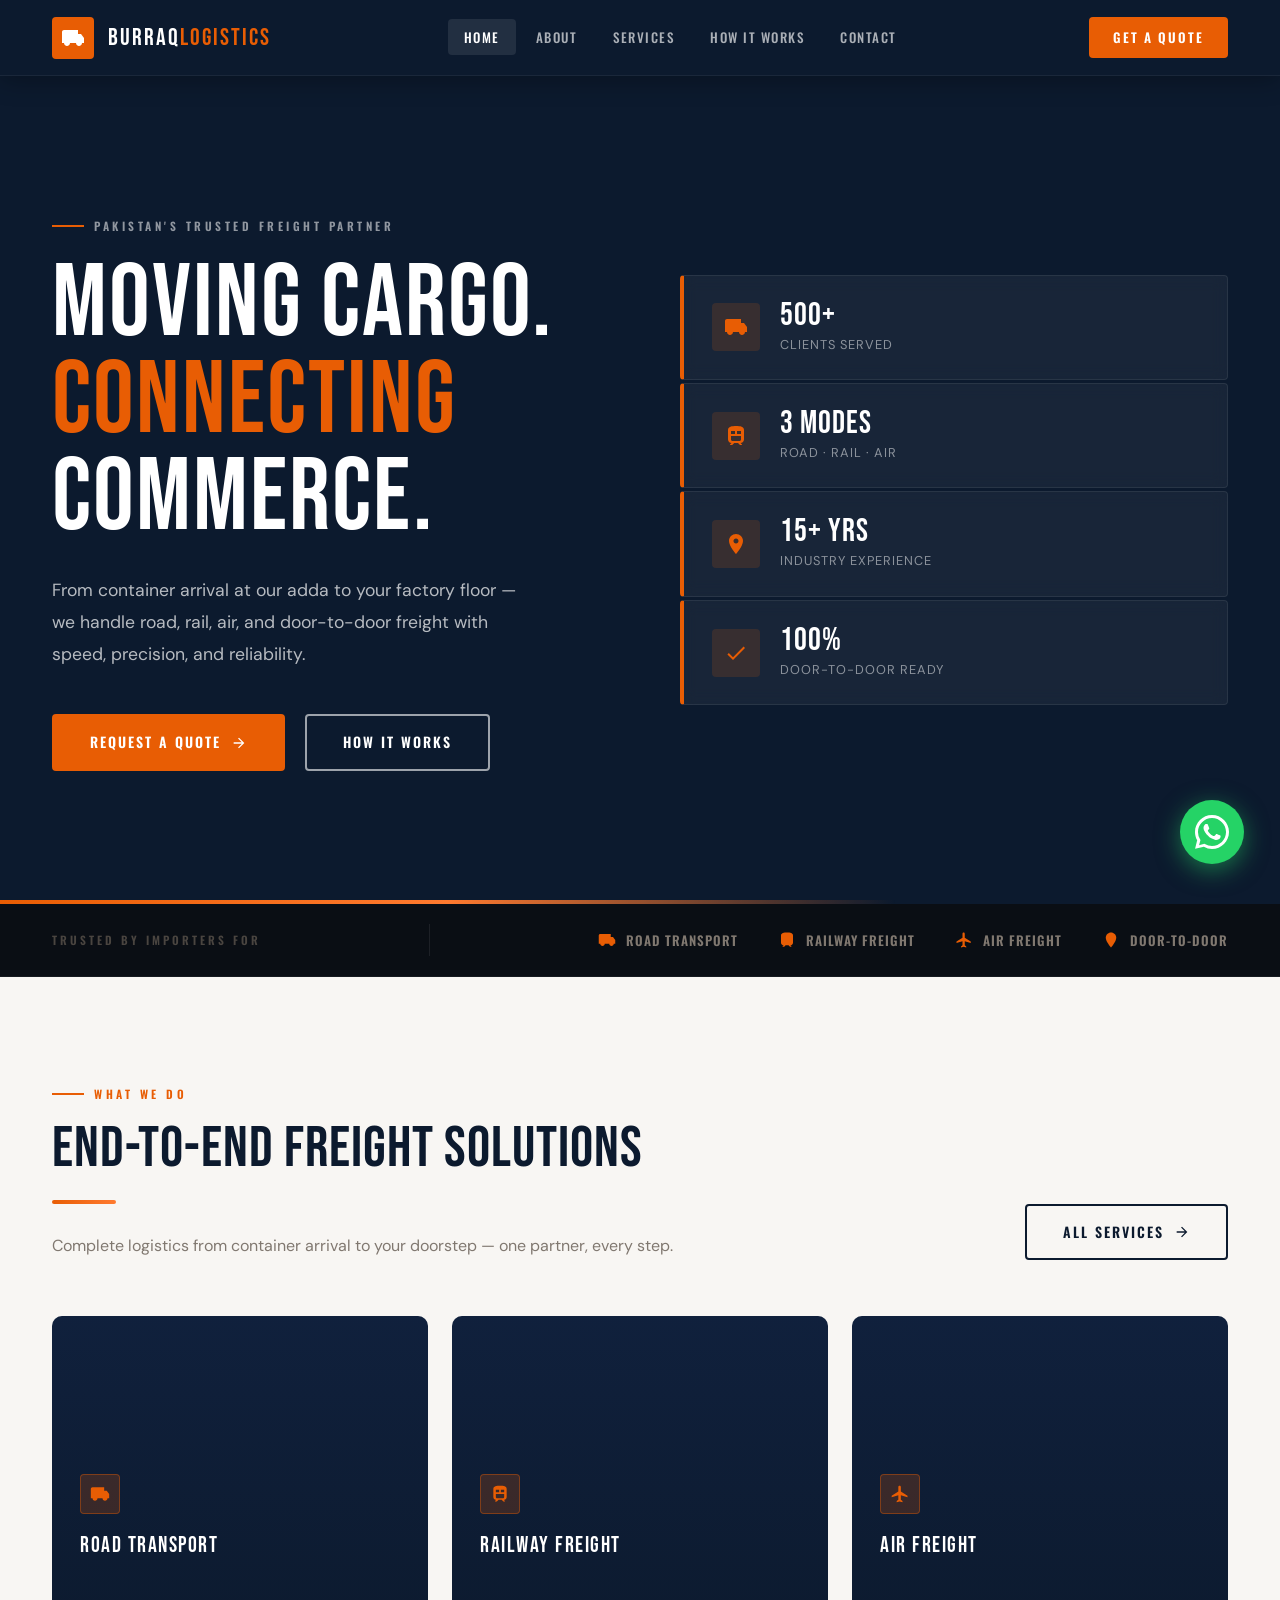
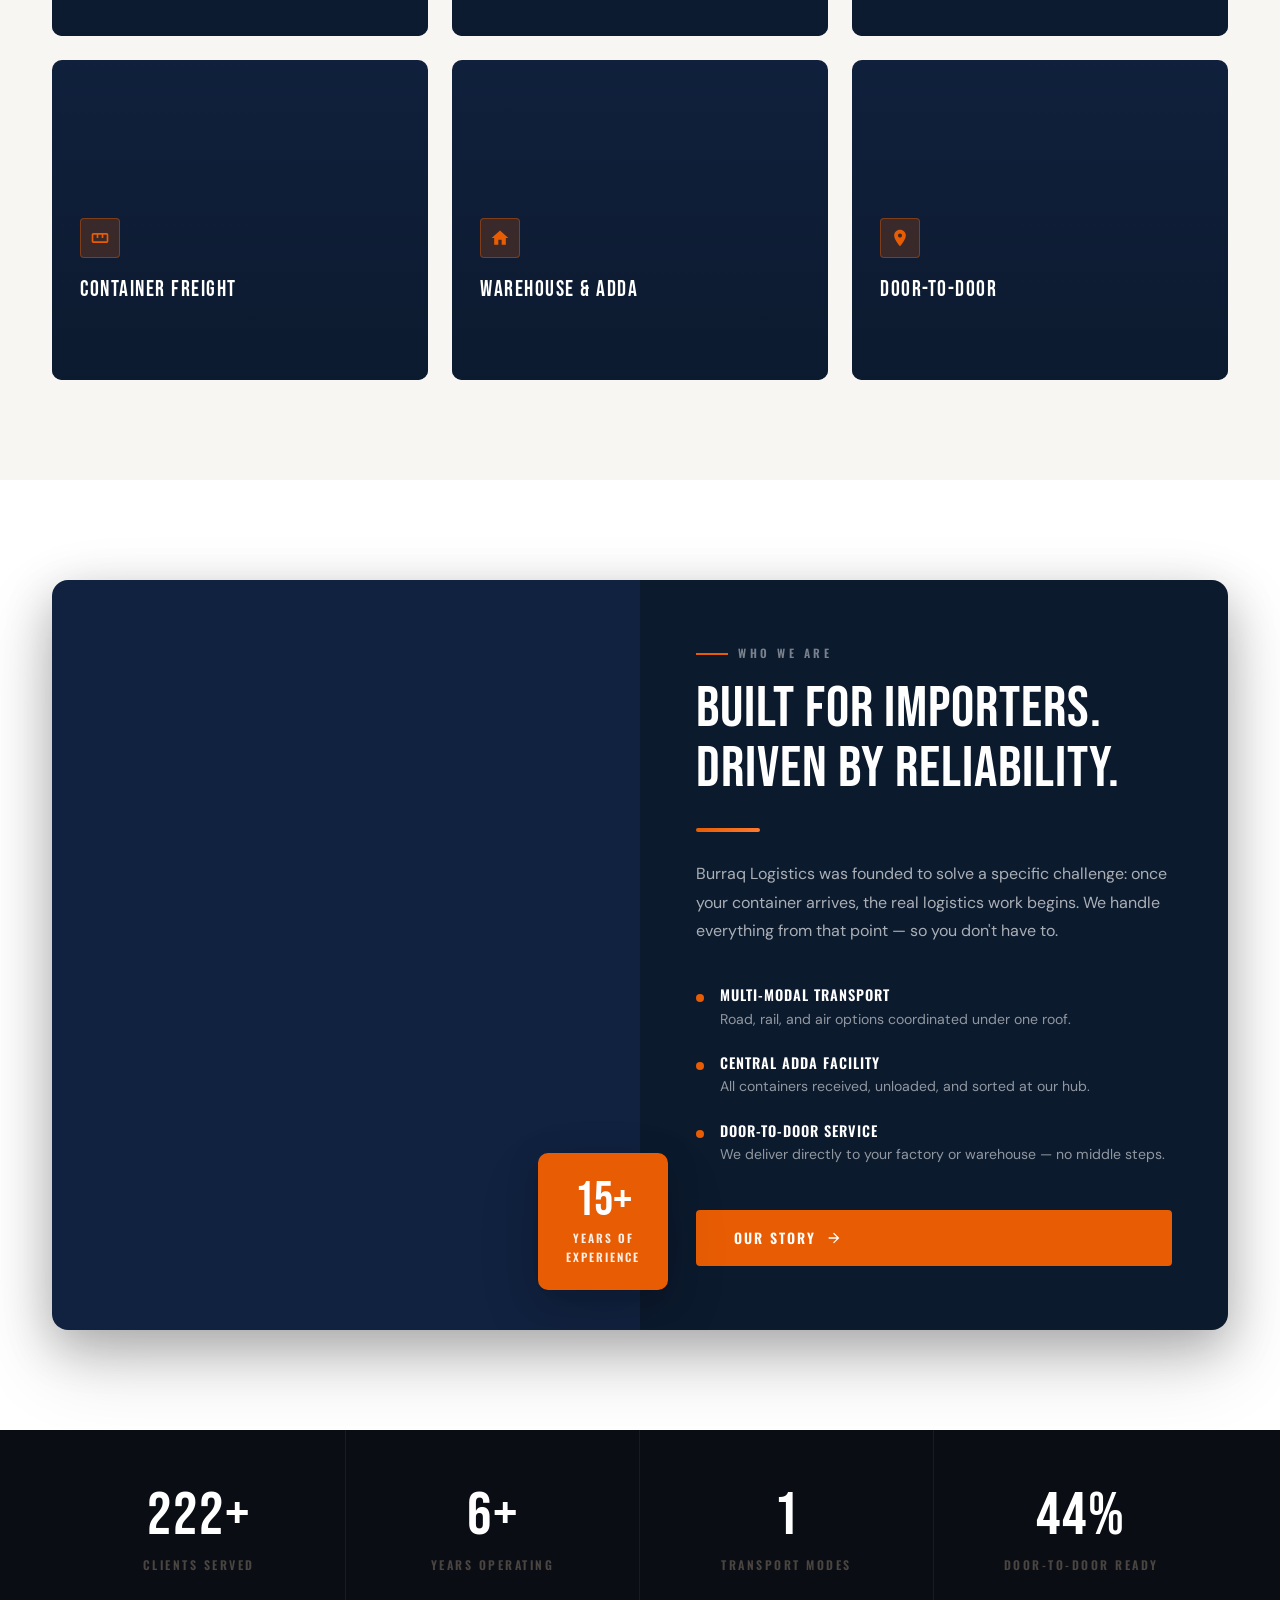
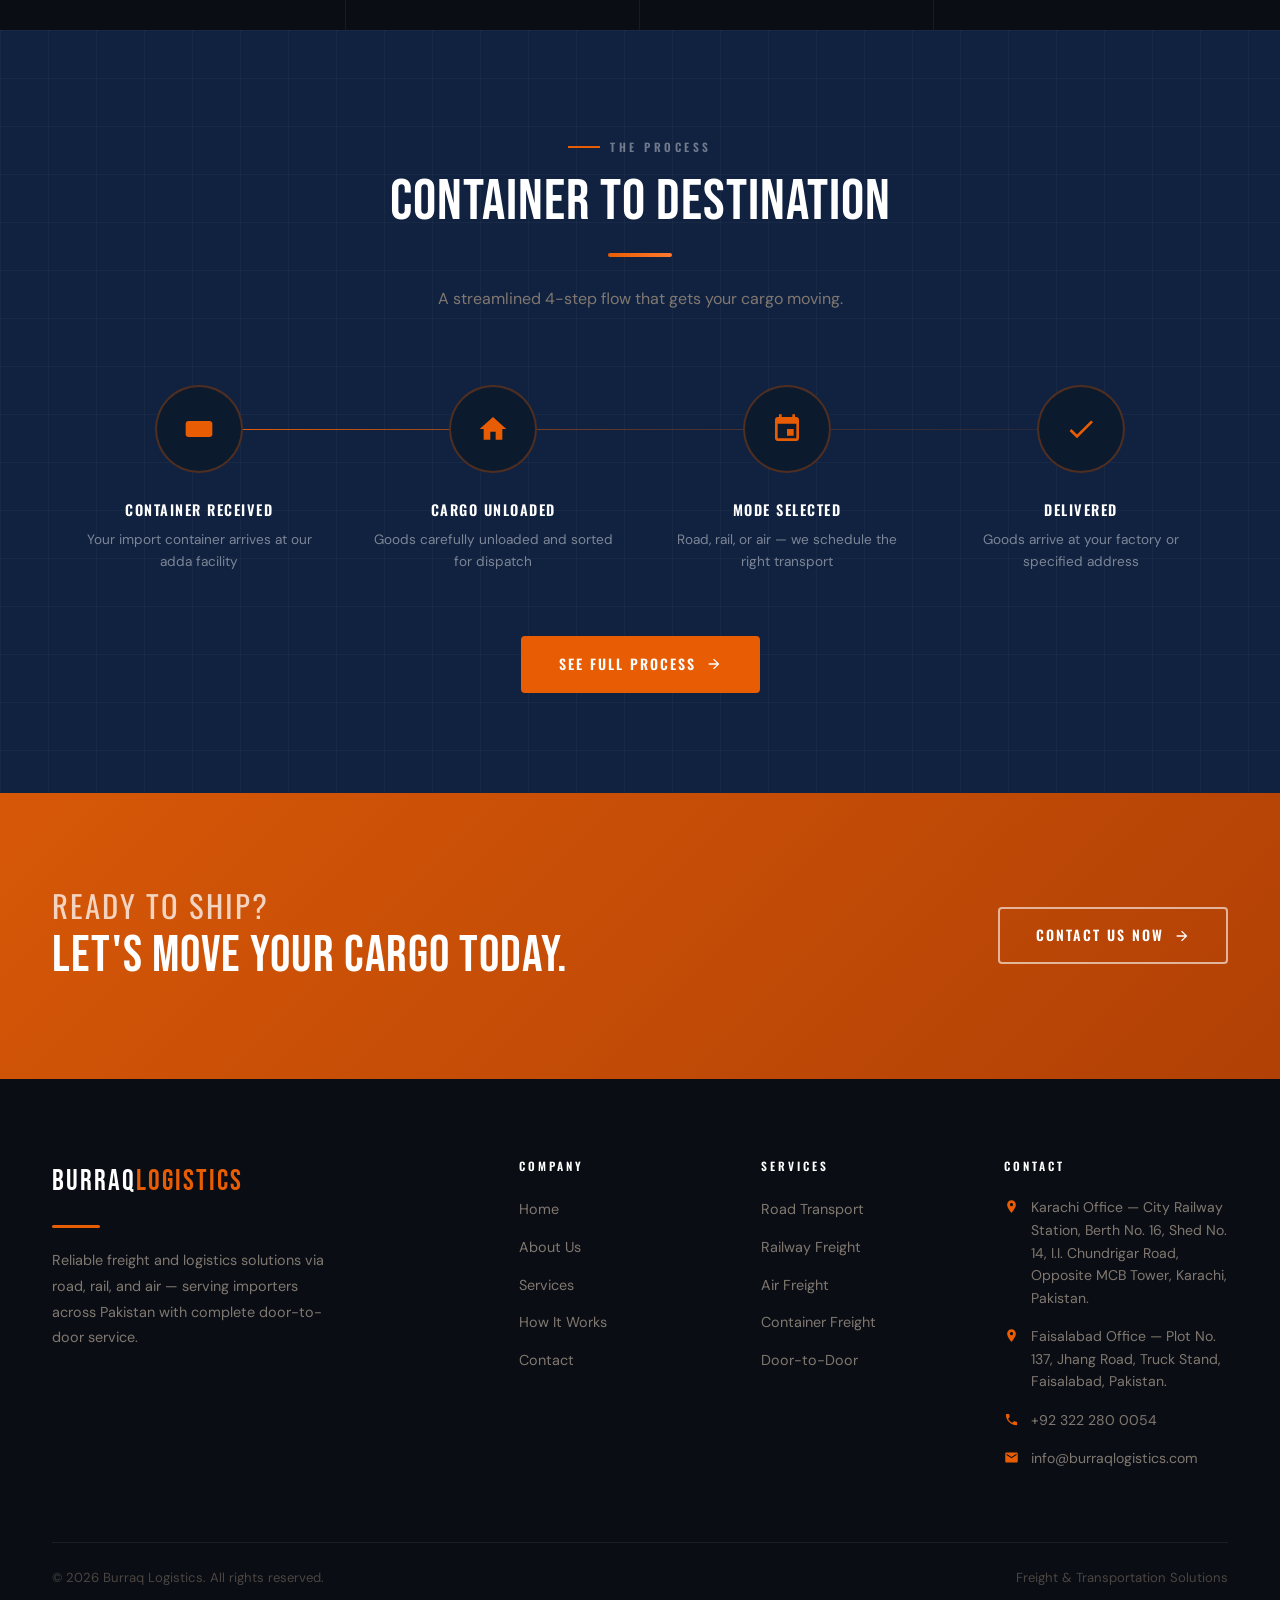
<file: index.html>
<!DOCTYPE html>
<html lang="en">
<head>
  <meta charset="UTF-8" />
  <meta name="viewport" content="width=device-width, initial-scale=1.0" />
  <meta name="description" content="Burraq Logistics — Pakistan's trusted freight partner. Road, rail, air, and door-to-door cargo solutions for importers." />
  <title>Burraq Logistics — Freight &amp; Transportation Solutions</title>
  <link rel="stylesheet" href="css/global.css" />
  <link rel="stylesheet" href="css/index.css" />
</head>
<body>

  <!-- ============================================================
       NAVBAR
  ============================================================ -->
  <nav class="navbar">
    <div class="container navbar__inner">

      <!-- Logo -->
      <a href="index.html" class="navbar__logo">
        <div class="navbar__logo-mark">
          <svg viewBox="0 0 24 24"><path d="M20 8h-3V4H3c-1.1 0-2 .9-2 2v11h2c0 1.66 1.34 3 3 3s3-1.34 3-3h6c0 1.66 1.34 3 3 3s3-1.34 3-3h2v-5l-3-4z"/></svg>
        </div>
        <span class="navbar__logo-name">Burraq<span>Logistics</span></span>
      </a>

      <!-- Desktop links -->
      <ul class="navbar__links">
        <li><a href="index.html" class="active">Home</a></li>
        <li><a href="about.html">About</a></li>
        <li><a href="services.html">Services</a></li>
        <li><a href="how-it-works.html">How It Works</a></li>
        <li><a href="contact.html">Contact</a></li>
      </ul>

      <!-- Desktop CTA -->
      <a href="contact.html" class="navbar__cta">Get a Quote</a>

      <!-- Mobile hamburger -->
      <button class="navbar__hamburger" aria-label="Toggle menu" aria-expanded="false">
        <span></span><span></span><span></span>
      </button>
    </div>

    <!-- Mobile dropdown -->
    <div class="navbar__mobile-menu">
      <a href="index.html">Home</a>
      <a href="about.html">About</a>
      <a href="services.html">Services</a>
      <a href="how-it-works.html">How It Works</a>
      <a href="contact.html">Contact</a>
      <a href="contact.html" style="color:var(--orange);margin-top:8px;">Get a Quote →</a>
    </div>
  </nav>

  <!-- ============================================================
       HERO
       IMAGE NEEDED: images/hero-bg.jpg
       Download from unsplash.com — search "freight truck highway night"
  ============================================================ -->
  <section class="hero">
    <div class="container">
      <div class="hero__inner">

        <!-- Left: text content -->
        <div class="hero__content">
          <span class="eyebrow">Pakistan's Trusted Freight Partner</span>

          <h1 class="hero__title">
            Moving Cargo.<br>
            <span class="highlight">Connecting</span><br>
            Commerce.
          </h1>

          <p class="hero__subtitle">
            From container arrival at our adda to your factory floor —
            we handle road, rail, air, and door-to-door freight with
            speed, precision, and reliability.
          </p>

          <div class="hero__actions">
            <a href="contact.html" class="btn btn-primary">
              Request a Quote
              <svg viewBox="0 0 24 24"><path d="M12 4l-1.41 1.41L16.17 11H4v2h12.17l-5.58 5.59L12 20l8-8z"/></svg>
            </a>
            <a href="how-it-works.html" class="btn btn-outline">How It Works</a>
          </div>
        </div>

        <!-- Right: stats panel -->
        <div class="hero__stats-panel">

          <div class="hero-stat">
            <div class="hero-stat__icon">
              <svg viewBox="0 0 24 24"><path d="M20 8h-3V4H3c-1.1 0-2 .9-2 2v11h2c0 1.66 1.34 3 3 3s3-1.34 3-3h6c0 1.66 1.34 3 3 3s3-1.34 3-3h2v-5l-3-4z"/></svg>
            </div>
            <div>
              <div class="hero-stat__num">500+</div>
              <div class="hero-stat__label">Clients Served</div>
            </div>
          </div>

          <div class="hero-stat">
            <div class="hero-stat__icon">
              <svg viewBox="0 0 24 24"><path d="M12 2c-4 0-8 .5-8 4v9.5C4 17.43 5.57 19 7.5 19L6 20.5v.5h2.23l2-2H14l2 2H18v-.5L16.5 19c1.93 0 3.5-1.57 3.5-3.5V6c0-3.5-3.58-4-8-4zm-5 5h4v3H7V7zm10 8.5c0 .83-.67 1.5-1.5 1.5h-7c-.83 0-1.5-.67-1.5-1.5V12h10v3.5zm0-5.5h-4V7h4v3z"/></svg>
            </div>
            <div>
              <div class="hero-stat__num">3 Modes</div>
              <div class="hero-stat__label">Road · Rail · Air</div>
            </div>
          </div>

          <div class="hero-stat">
            <div class="hero-stat__icon">
              <svg viewBox="0 0 24 24"><path d="M12 2C8.13 2 5 5.13 5 9c0 5.25 7 13 7 13s7-7.75 7-13c0-3.87-3.13-7-7-7zm0 9.5c-1.38 0-2.5-1.12-2.5-2.5s1.12-2.5 2.5-2.5 2.5 1.12 2.5 2.5-1.12 2.5-2.5 2.5z"/></svg>
            </div>
            <div>
              <div class="hero-stat__num">15+ Yrs</div>
              <div class="hero-stat__label">Industry Experience</div>
            </div>
          </div>

          <div class="hero-stat">
            <div class="hero-stat__icon">
              <svg viewBox="0 0 24 24"><path d="M9 16.17L4.83 12l-1.42 1.41L9 19 21 7l-1.41-1.41z"/></svg>
            </div>
            <div>
              <div class="hero-stat__num">100%</div>
              <div class="hero-stat__label">Door-to-Door Ready</div>
            </div>
          </div>

        </div>
      </div>
    </div>
  </section>


  <!-- ============================================================
       TRUST BAR — Below hero, quick trust signals
  ============================================================ -->
  <div class="trust-bar">
    <div class="container">
      <div class="trust-bar__inner">
        <span class="trust-bar__label">Trusted by importers for</span>
        <div class="trust-bar__divider"></div>
        <div class="trust-bar__items reveal-stagger">
          <span class="trust-bar__item">
            <svg viewBox="0 0 24 24"><path d="M20 8h-3V4H3c-1.1 0-2 .9-2 2v11h2c0 1.66 1.34 3 3 3s3-1.34 3-3h6c0 1.66 1.34 3 3 3s3-1.34 3-3h2v-5l-3-4z"/></svg>
            Road Transport
          </span>
          <span class="trust-bar__item">
            <svg viewBox="0 0 24 24"><path d="M12 2c-4 0-8 .5-8 4v9.5C4 17.43 5.57 19 7.5 19L6 20.5v.5h2.23l2-2H14l2 2H18v-.5L16.5 19c1.93 0 3.5-1.57 3.5-3.5V6c0-3.5-3.58-4-8-4z"/></svg>
            Railway Freight
          </span>
          <span class="trust-bar__item">
            <svg viewBox="0 0 24 24"><path d="M21 16v-2l-8-5V3.5c0-.83-.67-1.5-1.5-1.5S10 2.67 10 3.5V9l-8 5v2l8-2.5V19l-2 1.5V22l3.5-1 3.5 1v-1.5L13 19v-5.5l8 2.5z"/></svg>
            Air Freight
          </span>
          <span class="trust-bar__item">
            <svg viewBox="0 0 24 24"><path d="M12 2C8.13 2 5 5.13 5 9c0 5.25 7 13 7 13s7-7.75 7-13c0-3.87-3.13-7-7-7z"/></svg>
            Door-to-Door
          </span>
        </div>
      </div>
    </div>
  </div>


  <!-- ============================================================
       SERVICES SECTION
       IMAGE NEEDED per card — see css/index.css for file names
  ============================================================ -->
  <section class="services-section">
    <div class="container">

      <div class="services-section__header">
        <div class="services-section__header-left">
          <span class="eyebrow">What We Do</span>
          <h2>End-to-End Freight Solutions</h2>
          <div class="accent-line"></div>
          <p>Complete logistics from container arrival to your doorstep — one partner, every step.</p>
        </div>
        <a href="services.html" class="btn btn-outline-dark" style="flex-shrink:0;">
          All Services
          <svg viewBox="0 0 24 24"><path d="M12 4l-1.41 1.41L16.17 11H4v2h12.17l-5.58 5.59L12 20l8-8z"/></svg>
        </a>
      </div>

      <!-- 6 service cards — each has a background image set in CSS -->
      <div class="services-grid reveal-stagger">

        <!-- Road Transport -->
        <article class="svc-card svc-card--road">
          <div class="svc-card__img"></div>
          <div class="svc-card__overlay"></div>
          <div class="svc-card__stripe"></div>
          <div class="svc-card__content">
            <div class="svc-card__icon">
              <svg viewBox="0 0 24 24"><path d="M20 8h-3V4H3c-1.1 0-2 .9-2 2v11h2c0 1.66 1.34 3 3 3s3-1.34 3-3h6c0 1.66 1.34 3 3 3s3-1.34 3-3h2v-5l-3-4z"/></svg>
            </div>
            <div class="svc-card__title">Road Transport</div>
            <p class="svc-card__desc">Direct truck dispatch from our adda to your delivery address — flexible and reliable.</p>
            <a href="services.html#road" class="svc-card__link">
              Learn More
              <svg viewBox="0 0 24 24"><path d="M12 4l-1.41 1.41L16.17 11H4v2h12.17l-5.58 5.59L12 20l8-8z"/></svg>
            </a>
          </div>
        </article>

        <!-- Railway Freight -->
        <article class="svc-card svc-card--railway">
          <div class="svc-card__img"></div>
          <div class="svc-card__overlay"></div>
          <div class="svc-card__stripe"></div>
          <div class="svc-card__content">
            <div class="svc-card__icon">
              <svg viewBox="0 0 24 24"><path d="M12 2c-4 0-8 .5-8 4v9.5C4 17.43 5.57 19 7.5 19L6 20.5v.5h2.23l2-2H14l2 2H18v-.5L16.5 19c1.93 0 3.5-1.57 3.5-3.5V6c0-3.5-3.58-4-8-4zm-5 5h4v3H7V7zm10 8.5c0 .83-.67 1.5-1.5 1.5h-7c-.83 0-1.5-.67-1.5-1.5V12h10v3.5zm0-5.5h-4V7h4v3z"/></svg>
            </div>
            <div class="svc-card__title">Railway Freight</div>
            <p class="svc-card__desc">Bulk cargo loaded into bogies and dispatched via national rail — economical for long haul.</p>
            <a href="services.html#railway" class="svc-card__link">
              Learn More
              <svg viewBox="0 0 24 24"><path d="M12 4l-1.41 1.41L16.17 11H4v2h12.17l-5.58 5.59L12 20l8-8z"/></svg>
            </a>
          </div>
        </article>

        <!-- Air Freight -->
        <article class="svc-card svc-card--air">
          <div class="svc-card__img"></div>
          <div class="svc-card__overlay"></div>
          <div class="svc-card__stripe"></div>
          <div class="svc-card__content">
            <div class="svc-card__icon">
              <svg viewBox="0 0 24 24"><path d="M21 16v-2l-8-5V3.5c0-.83-.67-1.5-1.5-1.5S10 2.67 10 3.5V9l-8 5v2l8-2.5V19l-2 1.5V22l3.5-1 3.5 1v-1.5L13 19v-5.5l8 2.5z"/></svg>
            </div>
            <div class="svc-card__title">Air Freight</div>
            <p class="svc-card__desc">Time-critical shipments handled with priority coordination through air channels.</p>
            <a href="services.html#air" class="svc-card__link">
              Learn More
              <svg viewBox="0 0 24 24"><path d="M12 4l-1.41 1.41L16.17 11H4v2h12.17l-5.58 5.59L12 20l8-8z"/></svg>
            </a>
          </div>
        </article>

        <!-- Container Freight -->
        <article class="svc-card svc-card--container">
          <div class="svc-card__img"></div>
          <div class="svc-card__overlay"></div>
          <div class="svc-card__stripe"></div>
          <div class="svc-card__content">
            <div class="svc-card__icon">
              <svg viewBox="0 0 24 24"><path d="M20 6H4c-1.1 0-2 .9-2 2v8c0 1.1.9 2 2 2h16c1.1 0 2-.9 2-2V8c0-1.1-.9-2-2-2zm0 10H4V8h4v4h2V8h4v4h2V8h4v8z"/></svg>
            </div>
            <div class="svc-card__title">Container Freight</div>
            <p class="svc-card__desc">Goods transferred from import containers to our managed containers for streamlined dispatch.</p>
            <a href="services.html#container" class="svc-card__link">
              Learn More
              <svg viewBox="0 0 24 24"><path d="M12 4l-1.41 1.41L16.17 11H4v2h12.17l-5.58 5.59L12 20l8-8z"/></svg>
            </a>
          </div>
        </article>

        <!-- Warehouse & Adda -->
        <article class="svc-card svc-card--warehouse">
          <div class="svc-card__img"></div>
          <div class="svc-card__overlay"></div>
          <div class="svc-card__stripe"></div>
          <div class="svc-card__content">
            <div class="svc-card__icon">
              <svg viewBox="0 0 24 24"><path d="M10 20v-6h4v6h5v-8h3L12 3 2 12h3v8z"/></svg>
            </div>
            <div class="svc-card__title">Warehouse &amp; Adda</div>
            <p class="svc-card__desc">Our central hub where all containers are received, unloaded, sorted, and prepared for dispatch.</p>
            <a href="services.html#warehouse" class="svc-card__link">
              Learn More
              <svg viewBox="0 0 24 24"><path d="M12 4l-1.41 1.41L16.17 11H4v2h12.17l-5.58 5.59L12 20l8-8z"/></svg>
            </a>
          </div>
        </article>

        <!-- Door-to-Door -->
        <article class="svc-card svc-card--door">
          <div class="svc-card__img"></div>
          <div class="svc-card__overlay"></div>
          <div class="svc-card__stripe"></div>
          <div class="svc-card__content">
            <div class="svc-card__icon">
              <svg viewBox="0 0 24 24"><path d="M12 2C8.13 2 5 5.13 5 9c0 5.25 7 13 7 13s7-7.75 7-13c0-3.87-3.13-7-7-7zm0 9.5c-1.38 0-2.5-1.12-2.5-2.5s1.12-2.5 2.5-2.5 2.5 1.12 2.5 2.5-1.12 2.5-2.5 2.5z"/></svg>
            </div>
            <div class="svc-card__title">Door-to-Door</div>
            <p class="svc-card__desc">Full-service delivery from our adda directly to your factory, warehouse, or any address.</p>
            <a href="services.html#door-to-door" class="svc-card__link">
              Learn More
              <svg viewBox="0 0 24 24"><path d="M12 4l-1.41 1.41L16.17 11H4v2h12.17l-5.58 5.59L12 20l8-8z"/></svg>
            </a>
          </div>
        </article>

      </div>
    </div>
  </section>


  <!-- ============================================================
       ABOUT TEASER
       IMAGE NEEDED: images/about-teaser.jpg
       Search: "logistics professionals warehouse team"
  ============================================================ -->
  <section class="about-teaser">
    <div class="container">
      <div class="about-teaser__inner">

        <!-- Left: photo -->
        <div class="about-teaser__photo reveal-left">
          <!-- Badge overlapping bottom-right of photo -->
          <div class="about-teaser__badge">
            <span class="about-teaser__badge-num">15+</span>
            <span class="about-teaser__badge-label">Years of<br>Experience</span>
          </div>
        </div>

        <!-- Right: content on navy background -->
        <div class="about-teaser__content reveal-right">
          <span class="eyebrow" style="color:rgba(255,255,255,0.45);">Who We Are</span>
          <h2>Built for Importers.<br>Driven by Reliability.</h2>
          <div class="accent-line"></div>

          <p>
            Burraq Logistics was founded to solve a specific challenge:
            once your container arrives, the real logistics work begins.
            We handle everything from that point — so you don't have to.
          </p>

          <div class="about-features">
            <div class="about-feature">
              <div class="about-feature__dot"></div>
              <div>
                <h5>Multi-Modal Transport</h5>
                <p>Road, rail, and air options coordinated under one roof.</p>
              </div>
            </div>
            <div class="about-feature">
              <div class="about-feature__dot"></div>
              <div>
                <h5>Central Adda Facility</h5>
                <p>All containers received, unloaded, and sorted at our hub.</p>
              </div>
            </div>
            <div class="about-feature">
              <div class="about-feature__dot"></div>
              <div>
                <h5>Door-to-Door Service</h5>
                <p>We deliver directly to your factory or warehouse — no middle steps.</p>
              </div>
            </div>
          </div>

          <a href="about.html" class="btn btn-primary">
            Our Story
            <svg viewBox="0 0 24 24"><path d="M12 4l-1.41 1.41L16.17 11H4v2h12.17l-5.58 5.59L12 20l8-8z"/></svg>
          </a>
        </div>

      </div>
    </div>
  </section>


  <!-- ============================================================
       STATS BAND — 4 key numbers
  ============================================================ -->
  <section class="stats-band">
    <div class="container">
      <div class="stats-band__grid reveal-stagger">

        <div class="stats-band__item">
          <div class="stats-band__num"><span data-count="500" data-suffix="+">0+</span></div>
          <div class="stats-band__label">Clients Served</div>
        </div>

        <div class="stats-band__item">
          <div class="stats-band__num"><span data-count="15" data-suffix="+">0+</span></div>
          <div class="stats-band__label">Years Operating</div>
        </div>

        <div class="stats-band__item">
          <div class="stats-band__num"><span data-count="3" data-suffix="">0</span></div>
          <div class="stats-band__label">Transport Modes</div>
        </div>

        <div class="stats-band__item">
          <div class="stats-band__num"><span data-count="100" data-suffix="%">0%</span></div>
          <div class="stats-band__label">Door-to-Door Ready</div>
        </div>

      </div>
    </div>
  </section>


  <!-- ============================================================
       PROCESS TEASER — 4 steps
  ============================================================ -->
  <section class="process-teaser section-pad">
    <div class="container">

      <div class="process-teaser__header">
        <span class="eyebrow" style="color:rgba(255,255,255,0.4);">The Process</span>
        <h2 style="color:var(--white);">Container to Destination</h2>
        <div class="accent-line center"></div>
        <p>A streamlined 4-step flow that gets your cargo moving.</p>
      </div>

      <div class="process-steps reveal-stagger">

        <div class="proc-step">
          <div class="proc-step__circle">
            <svg viewBox="0 0 24 24"><path d="M20 6H4c-1.1 0-2 .9-2 2v8c0 1.1.9 2 2 2h16c1.1 0 2-.9 2-2V8c0-1.1-.9-2-2-2z"/></svg>
          </div>
          <h4>Container Received</h4>
          <p>Your import container arrives at our adda facility</p>
        </div>

        <div class="proc-step">
          <div class="proc-step__circle">
            <svg viewBox="0 0 24 24"><path d="M10 20v-6h4v6h5v-8h3L12 3 2 12h3v8z"/></svg>
          </div>
          <h4>Cargo Unloaded</h4>
          <p>Goods carefully unloaded and sorted for dispatch</p>
        </div>

        <div class="proc-step">
          <div class="proc-step__circle">
            <svg viewBox="0 0 24 24"><path d="M17 12h-5v5h5v-5zM16 1v2H8V1H6v2H5c-1.11 0-1.99.9-1.99 2L3 19c0 1.1.89 2 2 2h14c1.1 0 2-.9 2-2V5c0-1.1-.9-2-2-2h-1V1h-2zm3 18H5V8h14v11z"/></svg>
          </div>
          <h4>Mode Selected</h4>
          <p>Road, rail, or air — we schedule the right transport</p>
        </div>

        <div class="proc-step">
          <div class="proc-step__circle">
            <svg viewBox="0 0 24 24"><path d="M9 16.17L4.83 12l-1.42 1.41L9 19 21 7l-1.41-1.41z"/></svg>
          </div>
          <h4>Delivered</h4>
          <p>Goods arrive at your factory or specified address</p>
        </div>

      </div>

      <div class="process-teaser__cta">
        <a href="how-it-works.html" class="btn btn-primary">
          See Full Process
          <svg viewBox="0 0 24 24"><path d="M12 4l-1.41 1.41L16.17 11H4v2h12.17l-5.58 5.59L12 20l8-8z"/></svg>
        </a>
      </div>

    </div>
  </section>


  <!-- ============================================================
       CTA BANNER
       IMAGE: images/cta-bg.jpg → search "logistics industrial aerial"
  ============================================================ -->
  <section class="cta-banner">
    <div class="container">
      <div class="cta-banner__inner">

        <h2>
          <span>Ready to Ship?</span>
          Let's Move Your Cargo Today.
        </h2>

        <a href="contact.html" class="btn btn-outline" style="flex-shrink:0;">
          Contact Us Now
          <svg viewBox="0 0 24 24"><path d="M12 4l-1.41 1.41L16.17 11H4v2h12.17l-5.58 5.59L12 20l8-8z"/></svg>
        </a>

      </div>
    </div>
  </section>


  <!-- ============================================================
       FOOTER
  ============================================================ -->
  <footer>
    <div class="container">
      <div class="footer__top">

        <!-- Brand -->
        <div class="footer__brand">
          <div class="logo-text">Burraq<span>Logistics</span></div>
          <div class="footer__brand-line"></div>
          <p>Reliable freight and logistics solutions via road, rail, and air — serving importers across Pakistan with complete door-to-door service.</p>
        </div>

        <!-- Company links -->
        <div class="footer__col">
          <h6>Company</h6>
          <ul>
            <li><a href="index.html">Home</a></li>
            <li><a href="about.html">About Us</a></li>
            <li><a href="services.html">Services</a></li>
            <li><a href="how-it-works.html">How It Works</a></li>
            <li><a href="contact.html">Contact</a></li>
          </ul>
        </div>

        <!-- Services links -->
        <div class="footer__col">
          <h6>Services</h6>
          <ul>
            <li><a href="services.html#road">Road Transport</a></li>
            <li><a href="services.html#railway">Railway Freight</a></li>
            <li><a href="services.html#air">Air Freight</a></li>
            <li><a href="services.html#container">Container Freight</a></li>
            <li><a href="services.html#door-to-door">Door-to-Door</a></li>
          </ul>
        </div>

        <!-- Contact info -->
        <div class="footer__col">
          <h6>Contact</h6>
          <div class="footer__contact-row">
            <svg viewBox="0 0 24 24" style="flex-shrink:0;margin-top:3px;"><path d="M12 2C8.13 2 5 5.13 5 9c0 5.25 7 13 7 13s7-7.75 7-13c0-3.87-3.13-7-7-7zm0 9.5c-1.38 0-2.5-1.12-2.5-2.5s1.12-2.5 2.5-2.5 2.5 1.12 2.5 2.5-1.12 2.5-2.5 2.5z"/></svg>
            <span>Karachi Office — City Railway Station, Berth No. 16, Shed No. 14, I.I. Chundrigar Road, Opposite MCB Tower, Karachi, Pakistan.</span>
          </div>
          <div class="footer__contact-row">
            <svg viewBox="0 0 24 24" style="flex-shrink:0;margin-top:3px;"><path d="M12 2C8.13 2 5 5.13 5 9c0 5.25 7 13 7 13s7-7.75 7-13c0-3.87-3.13-7-7-7zm0 9.5c-1.38 0-2.5-1.12-2.5-2.5s1.12-2.5 2.5-2.5 2.5 1.12 2.5 2.5-1.12 2.5-2.5 2.5z"/></svg>
            <span>Faisalabad Office — Plot No. 137, Jhang Road, Truck Stand, Faisalabad, Pakistan.</span>
          </div>
          <div class="footer__contact-row">
            <svg viewBox="0 0 24 24"><path d="M6.62 10.79c1.44 2.83 3.76 5.14 6.59 6.59l2.2-2.2c.27-.27.67-.36 1.02-.24 1.12.37 2.33.57 3.57.57.55 0 1 .45 1 1V20c0 .55-.45 1-1 1-9.39 0-17-7.61-17-17 0-.55.45-1 1-1h3.5c.55 0 1 .45 1 1 0 1.25.2 2.45.57 3.57.11.35.03.74-.25 1.02l-2.2 2.2z"/></svg>
            <span>+92 322 280 0054</span>
          </div>
          <div class="footer__contact-row">
            <svg viewBox="0 0 24 24"><path d="M20 4H4c-1.1 0-1.99.9-1.99 2L2 18c0 1.1.9 2 2 2h16c1.1 0 2-.9 2-2V6c0-1.1-.9-2-2-2zm0 4l-8 5-8-5V6l8 5 8-5v2z"/></svg>
            <span>info@burraqlogistics.com</span>
          </div>
        </div>

      </div>

      <div class="footer__bottom">
        <span>&copy; <span class="footer-year">2025</span> Burraq Logistics. All rights reserved.</span>
        <span>Freight &amp; Transportation Solutions</span>
      </div>
    </div>
  </footer>

  <script src="js/main.js"></script>

  <!-- ============================================================
       WHATSAPP POPUP — fires after 20 seconds per session
  ============================================================ -->
  <div class="wa-popup-overlay" id="waPopupOverlay">
    <div class="wa-popup">
      <button class="wa-popup__close" id="waPopupClose" aria-label="Close">&#x2715;</button>
      <div class="wa-popup__icon">
        <svg viewBox="0 0 24 24"><path d="M17.472 14.382c-.297-.149-1.758-.867-2.03-.967-.273-.099-.471-.148-.67.15-.197.297-.767.966-.94 1.164-.173.199-.347.223-.644.075-.297-.15-1.255-.463-2.39-1.475-.883-.788-1.48-1.761-1.653-2.059-.173-.297-.018-.458.13-.606.134-.133.298-.347.446-.52.149-.174.198-.298.298-.497.099-.198.05-.371-.025-.52-.075-.149-.669-1.612-.916-2.207-.242-.579-.487-.5-.669-.51-.173-.008-.371-.01-.57-.01-.198 0-.52.074-.792.372-.272.297-1.04 1.016-1.04 2.479 0 1.462 1.065 2.875 1.213 3.074.149.198 2.096 3.2 5.077 4.487.709.306 1.262.489 1.694.625.712.227 1.36.195 1.871.118.571-.085 1.758-.719 2.006-1.413.248-.694.248-1.289.173-1.413-.074-.124-.272-.198-.57-.347z"/><path d="M12 0C5.373 0 0 5.373 0 12c0 2.122.554 4.118 1.523 5.847L.057 23.882l6.194-1.438A11.934 11.934 0 0012 24c6.627 0 12-5.373 12-12S18.627 0 12 0zm0 21.894a9.878 9.878 0 01-5.031-1.378l-.361-.214-3.741.981.999-3.648-.235-.374A9.855 9.855 0 012.106 12C2.106 6.58 6.58 2.106 12 2.106S21.894 6.58 21.894 12 17.42 21.894 12 21.894z"/></svg>
      </div>
      <h3>Need a Freight Quote?</h3>
      <p>Chat with our team on WhatsApp — we respond fast. Tell us your cargo details and we will get back to you right away.</p>
      <a href="https://wa.me/923222800054?text=Hi%2C%20I%27d%20like%20to%20enquire%20about%20freight%20services." class="wa-popup__btn" id="waPopupChat" target="_blank" rel="noopener noreferrer">
        <svg viewBox="0 0 24 24"><path d="M17.472 14.382c-.297-.149-1.758-.867-2.03-.967-.273-.099-.471-.148-.67.15-.197.297-.767.966-.94 1.164-.173.199-.347.223-.644.075-.297-.15-1.255-.463-2.39-1.475-.883-.788-1.48-1.761-1.653-2.059-.173-.297-.018-.458.13-.606.134-.133.298-.347.446-.52.149-.174.198-.298.298-.497.099-.198.05-.371-.025-.52-.075-.149-.669-1.612-.916-2.207-.242-.579-.487-.5-.669-.51-.173-.008-.371-.01-.57-.01-.198 0-.52.074-.792.372-.272.297-1.04 1.016-1.04 2.479 0 1.462 1.065 2.875 1.213 3.074.149.198 2.096 3.2 5.077 4.487.709.306 1.262.489 1.694.625.712.227 1.36.195 1.871.118.571-.085 1.758-.719 2.006-1.413.248-.694.248-1.289.173-1.413-.074-.124-.272-.198-.57-.347z"/><path d="M12 0C5.373 0 0 5.373 0 12c0 2.122.554 4.118 1.523 5.847L.057 23.882l6.194-1.438A11.934 11.934 0 0012 24c6.627 0 12-5.373 12-12S18.627 0 12 0zm0 21.894a9.878 9.878 0 01-5.031-1.378l-.361-.214-3.741.981.999-3.648-.235-.374A9.855 9.855 0 012.106 12C2.106 6.58 6.58 2.106 12 2.106S21.894 6.58 21.894 12 17.42 21.894 12 21.894z"/></svg>
        Chat on WhatsApp
      </a>
      <button class="wa-popup__dismiss" id="waPopupDismiss">Maybe later</button>
    </div>
  </div>


  <!-- WhatsApp Floating Button -->
  <a
    href="https://wa.me/923222800054?text=Hi%2C%20I%27d%20like%20to%20enquire%20about%20freight%20services."
    class="whatsapp-float"
    target="_blank"
    rel="noopener noreferrer"
    aria-label="Chat on WhatsApp"
  >
    <svg viewBox="0 0 24 24"><path d="M17.472 14.382c-.297-.149-1.758-.867-2.03-.967-.273-.099-.471-.148-.67.15-.197.297-.767.966-.94 1.164-.173.199-.347.223-.644.075-.297-.15-1.255-.463-2.39-1.475-.883-.788-1.48-1.761-1.653-2.059-.173-.297-.018-.458.13-.606.134-.133.298-.347.446-.52.149-.174.198-.298.298-.497.099-.198.05-.371-.025-.52-.075-.149-.669-1.612-.916-2.207-.242-.579-.487-.5-.669-.51-.173-.008-.371-.01-.57-.01-.198 0-.52.074-.792.372-.272.297-1.04 1.016-1.04 2.479 0 1.462 1.065 2.875 1.213 3.074.149.198 2.096 3.2 5.077 4.487.709.306 1.262.489 1.694.625.712.227 1.36.195 1.871.118.571-.085 1.758-.719 2.006-1.413.248-.694.248-1.289.173-1.413-.074-.124-.272-.198-.57-.347z"/><path d="M12 0C5.373 0 0 5.373 0 12c0 2.122.554 4.118 1.523 5.847L.057 23.882l6.194-1.438A11.934 11.934 0 0012 24c6.627 0 12-5.373 12-12S18.627 0 12 0zm0 21.894a9.878 9.878 0 01-5.031-1.378l-.361-.214-3.741.981.999-3.648-.235-.374A9.855 9.855 0 012.106 12C2.106 6.58 6.58 2.106 12 2.106S21.894 6.58 21.894 12 17.42 21.894 12 21.894z"/></svg>
  </a>

</body>
</html>
</file>
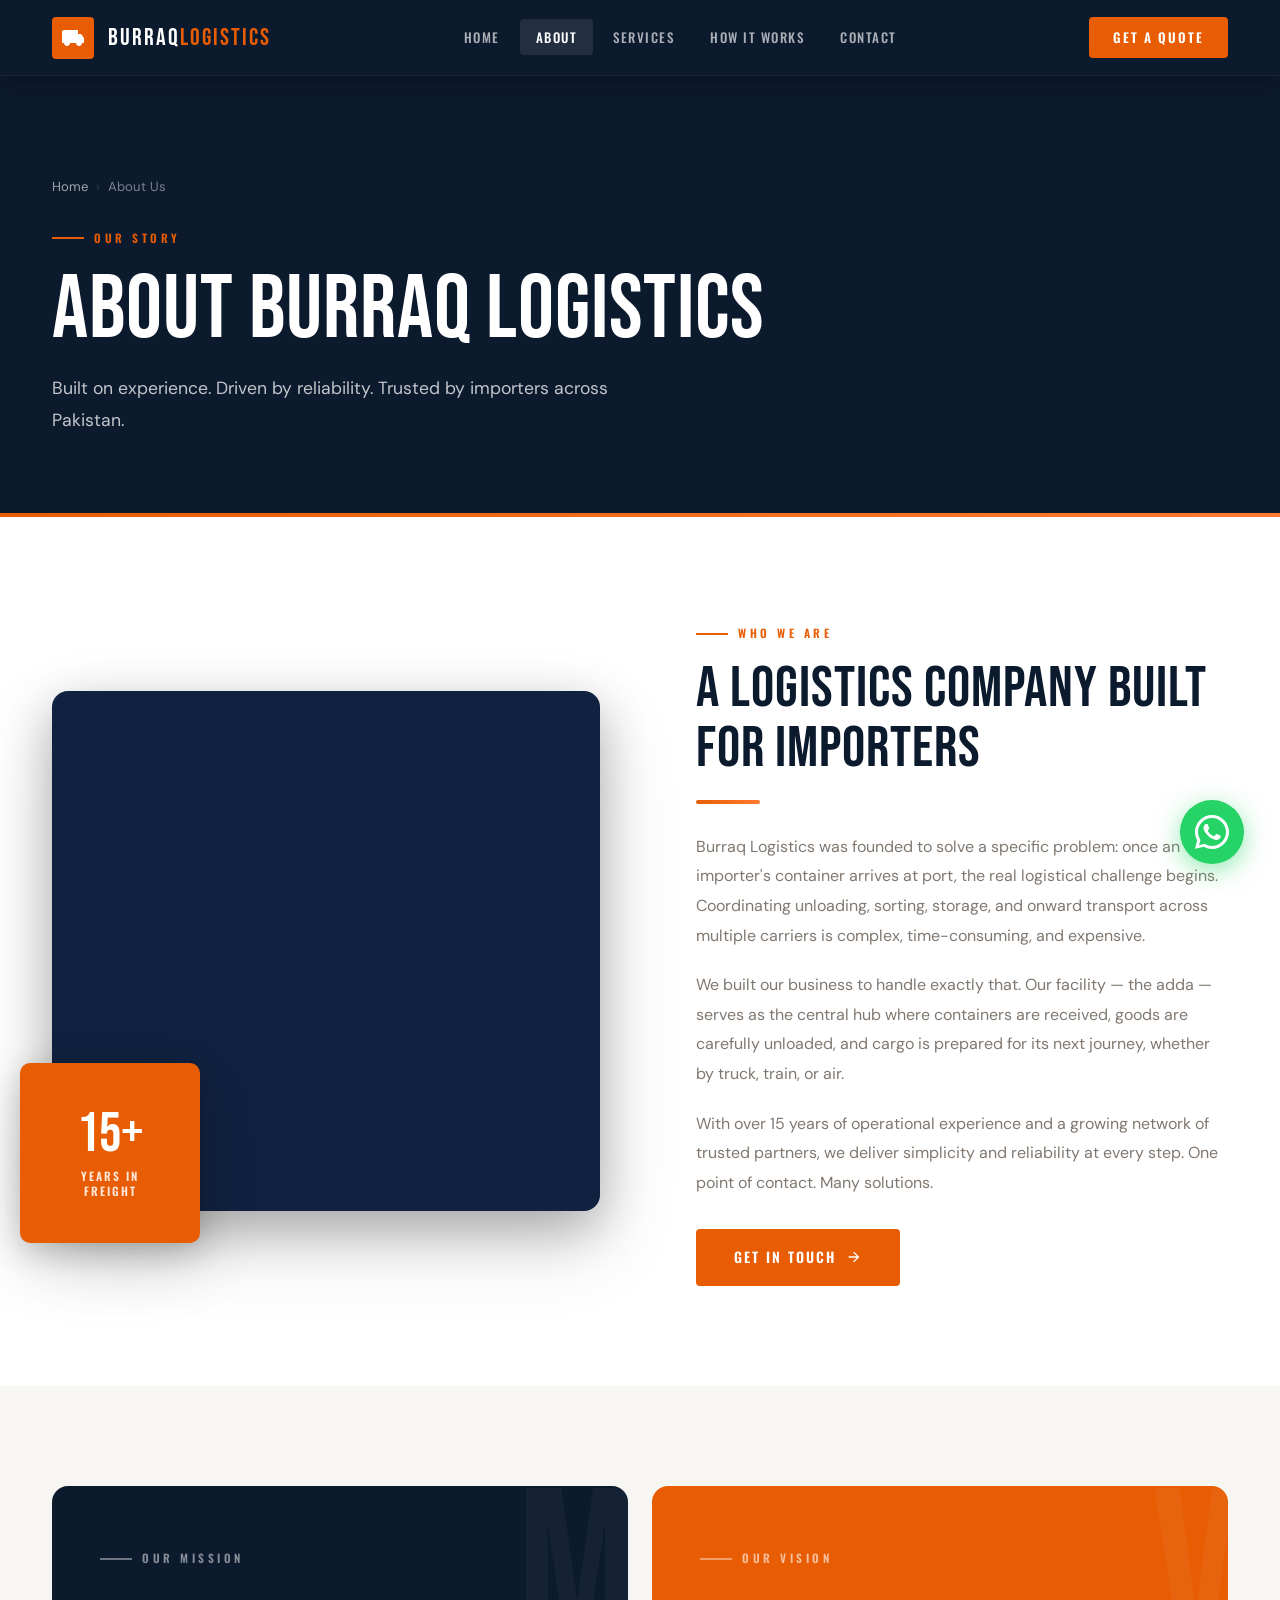
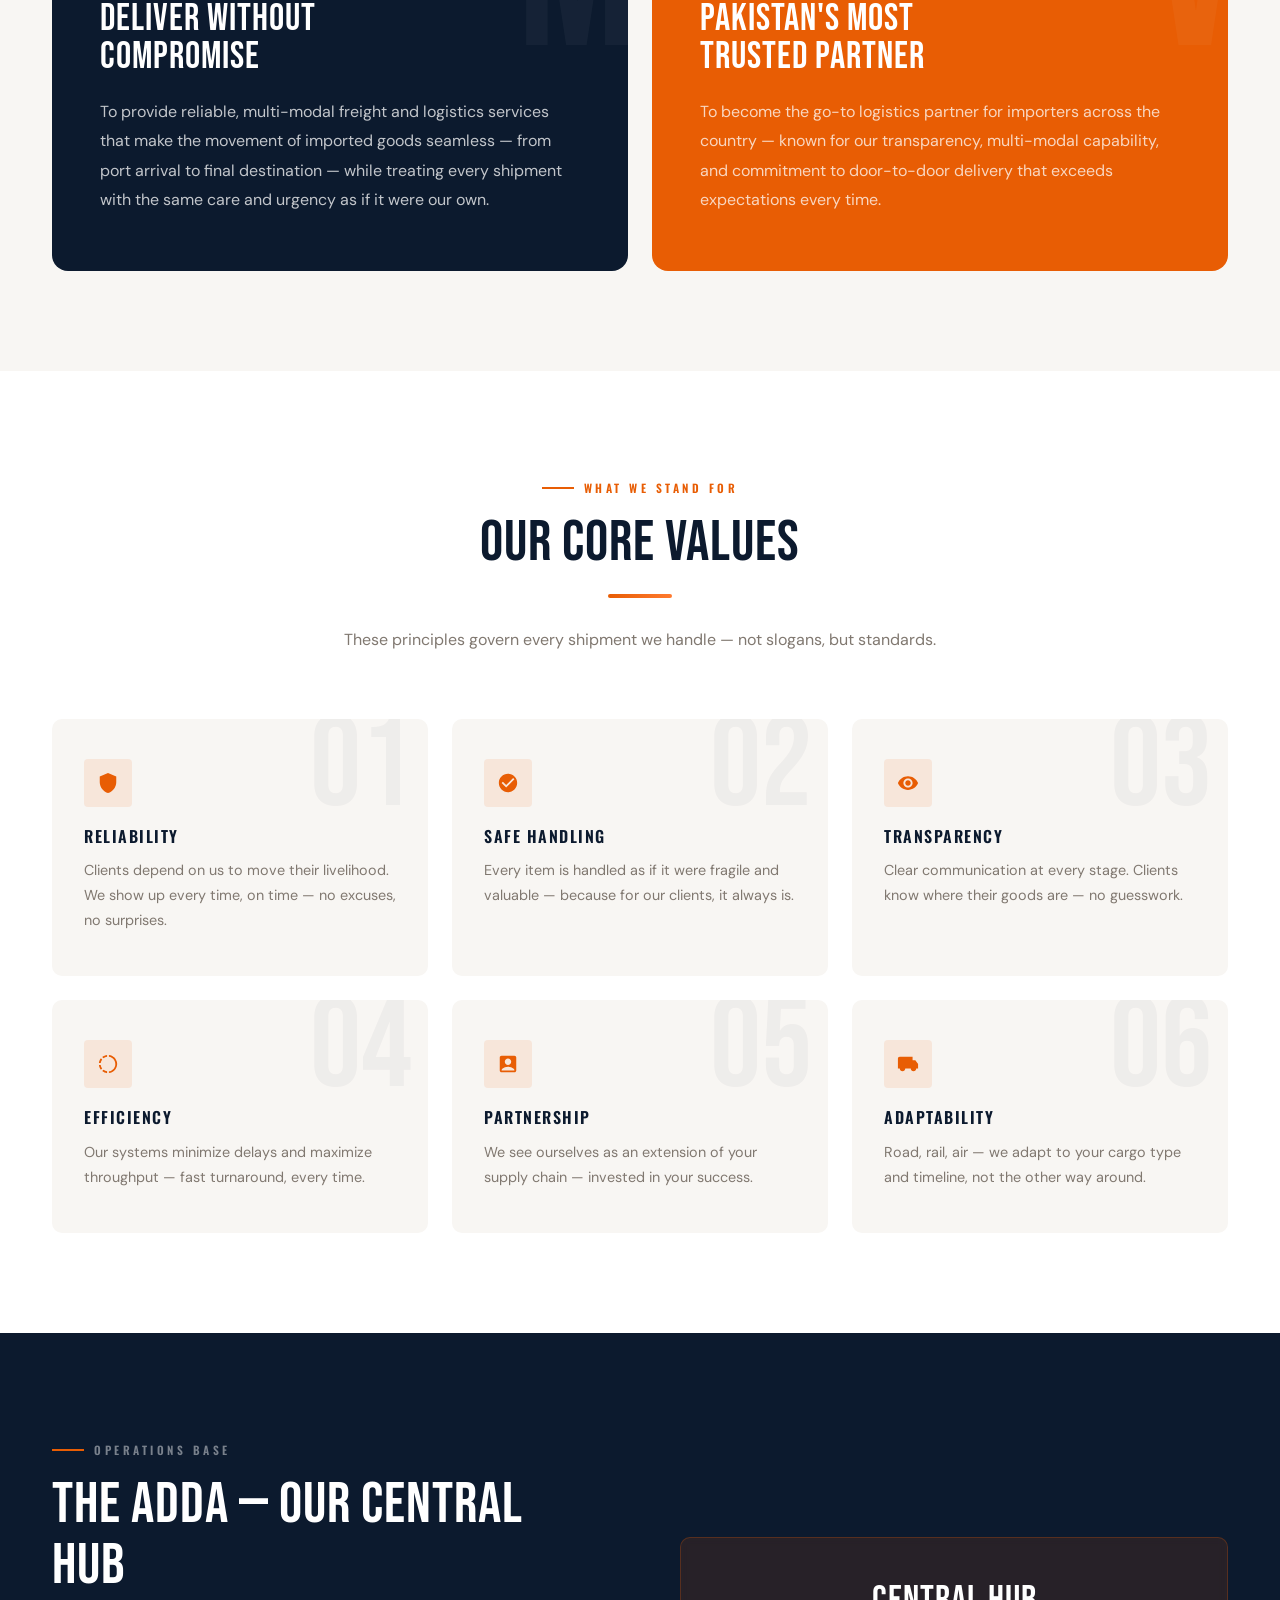
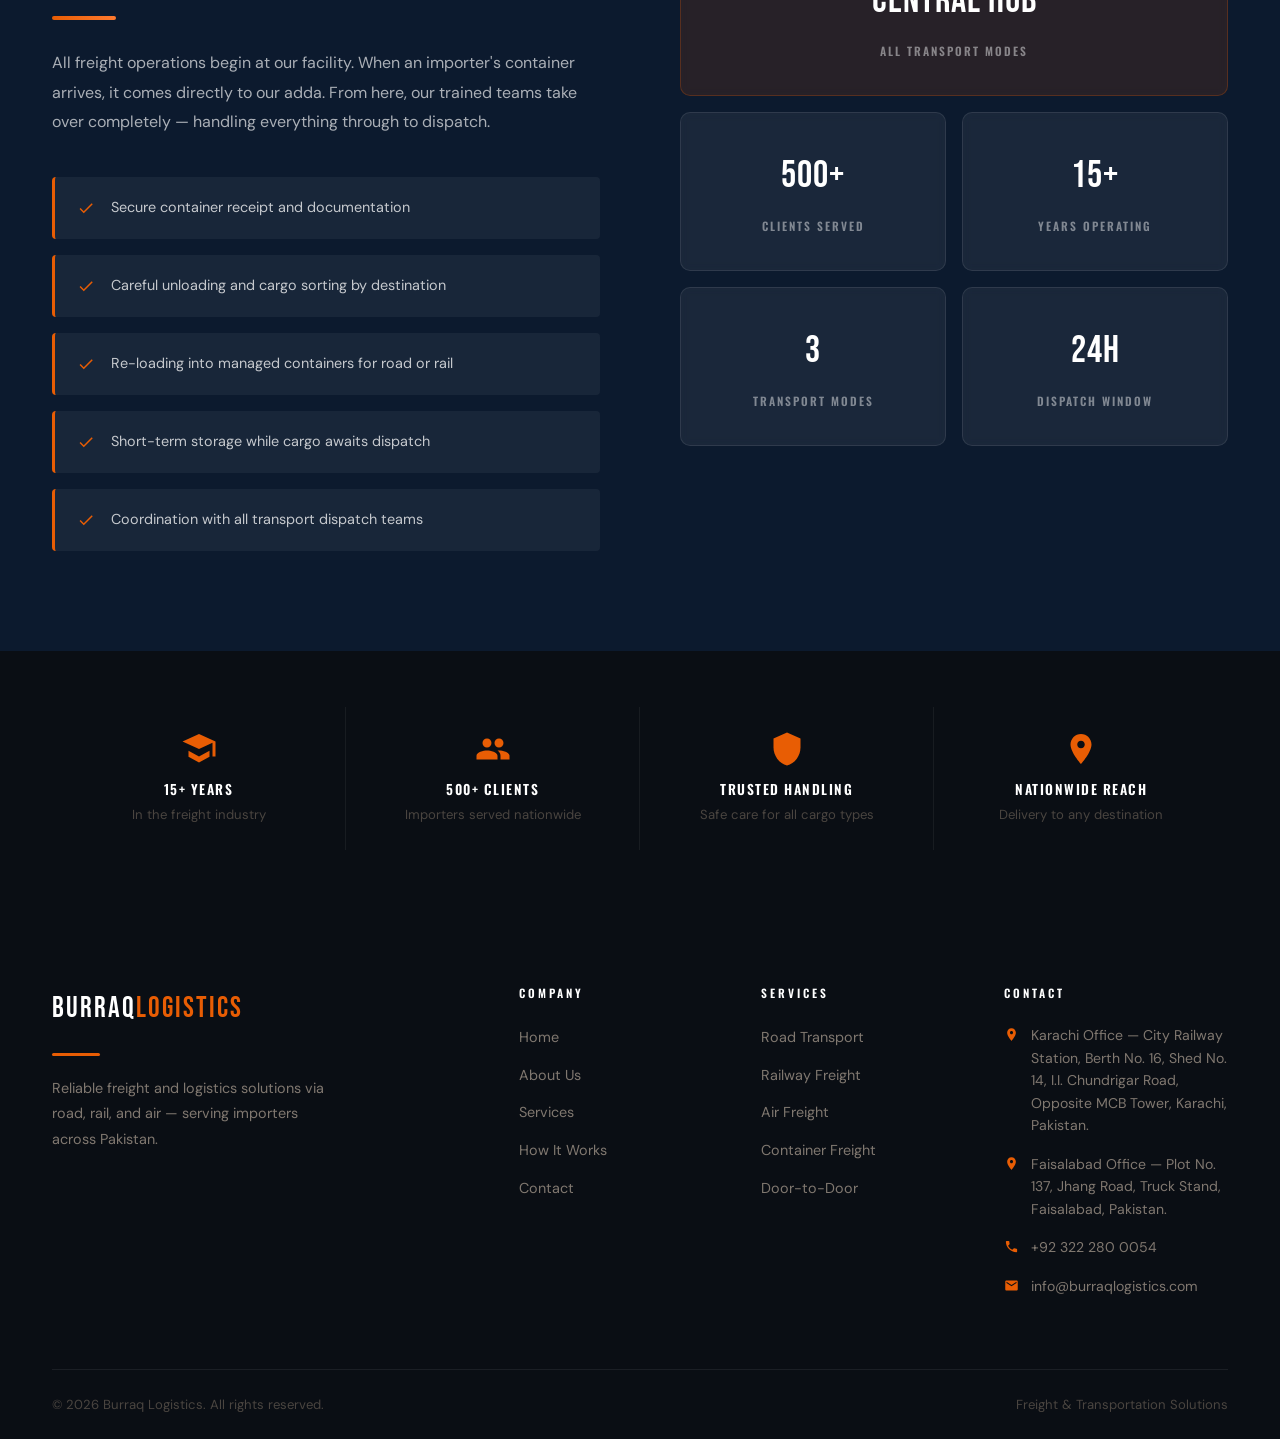
<file: about.html>
<!DOCTYPE html>
<html lang="en">
<head>
  <meta charset="UTF-8" />
  <meta name="viewport" content="width=device-width, initial-scale=1.0" />
  <meta name="description" content="About Burraq Logistics — our story, mission, values, and the facility behind Pakistan's trusted freight operations." />
  <title>About Us — Burraq Logistics</title>
  <link rel="stylesheet" href="css/global.css" />
  <link rel="stylesheet" href="css/about.css" />
</head>
<body>

  <!-- NAVBAR -->
  <nav class="navbar">
    <div class="container navbar__inner">
      <a href="index.html" class="navbar__logo">
        <div class="navbar__logo-mark">
          <svg viewBox="0 0 24 24"><path d="M20 8h-3V4H3c-1.1 0-2 .9-2 2v11h2c0 1.66 1.34 3 3 3s3-1.34 3-3h6c0 1.66 1.34 3 3 3s3-1.34 3-3h2v-5l-3-4z"/></svg>
        </div>
        <span class="navbar__logo-name">Burraq<span>Logistics</span></span>
      </a>
      <ul class="navbar__links">
        <li><a href="index.html">Home</a></li>
        <li><a href="about.html" class="active">About</a></li>
        <li><a href="services.html">Services</a></li>
        <li><a href="how-it-works.html">How It Works</a></li>
        <li><a href="contact.html">Contact</a></li>
      </ul>
      <a href="contact.html" class="navbar__cta">Get a Quote</a>
      <button class="navbar__hamburger" aria-label="Toggle menu" aria-expanded="false">
        <span></span><span></span><span></span>
      </button>
    </div>
    <div class="navbar__mobile-menu">
      <a href="index.html">Home</a>
      <a href="about.html">About</a>
      <a href="services.html">Services</a>
      <a href="how-it-works.html">How It Works</a>
      <a href="contact.html">Contact</a>
      <a href="contact.html" style="color:var(--orange);margin-top:8px;">Get a Quote →</a>
    </div>
  </nav>

  <!-- ============================================================
       PAGE HERO
       IMAGE: images/about-hero.jpg → search "warehouse logistics aerial"
  ============================================================ -->
  <header class="page-hero about-hero">
    <div class="container">
      <div class="page-hero__content">
        <nav class="breadcrumb">
          <a href="index.html">Home</a>
          <span class="sep">›</span>
          <span>About Us</span>
        </nav>
        <span class="eyebrow">Our Story</span>
        <h1>About Burraq Logistics</h1>
        <p>Built on experience. Driven by reliability. Trusted by importers across Pakistan.</p>
      </div>
    </div>
  </header>


  <!-- ============================================================
       STORY SECTION
       IMAGE: images/about-story.jpg
  ============================================================ -->
  <section class="about-story">
    <div class="container">
      <div class="about-story__inner">

        <!-- Left: image with orange accent block -->
        <div class="about-story__visual reveal-left">
          <div class="about-story__img"></div>
          <div class="about-story__accent">
            <span class="about-story__accent-num">15+</span>
            <span class="about-story__accent-text">Years in<br>Freight</span>
          </div>
        </div>

        <!-- Right: text -->
        <div class="about-story__content reveal-right">
          <span class="eyebrow">Who We Are</span>
          <h2>A Logistics Company Built for Importers</h2>
          <div class="accent-line"></div>

          <p>
            Burraq Logistics was founded to solve a specific problem: once an importer's
            container arrives at port, the real logistical challenge begins.
            Coordinating unloading, sorting, storage, and onward transport across
            multiple carriers is complex, time-consuming, and expensive.
          </p>

          <p>
            We built our business to handle exactly that. Our facility — the adda —
            serves as the central hub where containers are received, goods are carefully
            unloaded, and cargo is prepared for its next journey, whether by truck, train,
            or air.
          </p>

          <p>
            With over 15 years of operational experience and a growing network of trusted
            partners, we deliver simplicity and reliability at every step. One point of
            contact. Many solutions.
          </p>

          <a href="contact.html" class="btn btn-primary" style="margin-top:12px;">
            Get In Touch
            <svg viewBox="0 0 24 24"><path d="M12 4l-1.41 1.41L16.17 11H4v2h12.17l-5.58 5.59L12 20l8-8z"/></svg>
          </a>
        </div>

      </div>
    </div>
  </section>


  <!-- ============================================================
       MISSION & VISION
  ============================================================ -->
  <section class="mission-vision section-pad">
    <div class="container">
      <div class="mv-grid reveal-stagger">

        <!-- Mission -->
        <div class="mv-panel mv-panel--mission" data-num="M">
          <span class="eyebrow">Our Mission</span>
          <h3>Deliver Without<br>Compromise</h3>
          <p>
            To provide reliable, multi-modal freight and logistics services that make
            the movement of imported goods seamless — from port arrival to final
            destination — while treating every shipment with the same care and urgency
            as if it were our own.
          </p>
        </div>

        <!-- Vision -->
        <div class="mv-panel mv-panel--vision" data-num="V">
          <span class="eyebrow" style="color:rgba(255,255,255,0.6);">Our Vision</span>
          <h3>Pakistan's Most<br>Trusted Partner</h3>
          <p>
            To become the go-to logistics partner for importers across the country —
            known for our transparency, multi-modal capability, and commitment to
            door-to-door delivery that exceeds expectations every time.
          </p>
        </div>

      </div>
    </div>
  </section>


  <!-- ============================================================
       OUR VALUES
  ============================================================ -->
  <section class="our-values section-pad">
    <div class="container">

      <div class="our-values__header">
        <span class="eyebrow">What We Stand For</span>
        <h2>Our Core Values</h2>
        <div class="accent-line center"></div>
        <p>These principles govern every shipment we handle — not slogans, but standards.</p>
      </div>

      <div class="values-grid reveal-stagger">

        <div class="val-card">
          <span class="val-card__num">01</span>
          <div class="val-card__icon">
            <svg viewBox="0 0 24 24"><path d="M12 1L3 5v6c0 5.55 3.84 10.74 9 12 5.16-1.26 9-6.45 9-12V5l-9-4z"/></svg>
          </div>
          <h4>Reliability</h4>
          <p>Clients depend on us to move their livelihood. We show up every time, on time — no excuses, no surprises.</p>
        </div>

        <div class="val-card">
          <span class="val-card__num">02</span>
          <div class="val-card__icon">
            <svg viewBox="0 0 24 24"><path d="M12 2C6.48 2 2 6.48 2 12s4.48 10 10 10 10-4.48 10-10S17.52 2 12 2zm-2 15l-5-5 1.41-1.41L10 14.17l7.59-7.59L19 8l-9 9z"/></svg>
          </div>
          <h4>Safe Handling</h4>
          <p>Every item is handled as if it were fragile and valuable — because for our clients, it always is.</p>
        </div>

        <div class="val-card">
          <span class="val-card__num">03</span>
          <div class="val-card__icon">
            <svg viewBox="0 0 24 24"><path d="M12 4.5C7 4.5 2.73 7.61 1 12c1.73 4.39 6 7.5 11 7.5s9.27-3.11 11-7.5c-1.73-4.39-6-7.5-11-7.5zM12 17c-2.76 0-5-2.24-5-5s2.24-5 5-5 5 2.24 5 5-2.24 5-5 5zm0-8c-1.66 0-3 1.34-3 3s1.34 3 3 3 3-1.34 3-3-1.34-3-3-3z"/></svg>
          </div>
          <h4>Transparency</h4>
          <p>Clear communication at every stage. Clients know where their goods are — no guesswork.</p>
        </div>

        <div class="val-card">
          <span class="val-card__num">04</span>
          <div class="val-card__icon">
            <svg viewBox="0 0 24 24"><path d="M13 2.05V4.05C17.39 4.59 20.5 8.58 19.96 12.97C19.5 16.61 16.64 19.5 13 19.93V21.93C18.5 21.38 22.5 16.5 21.95 11C21.5 6.25 17.73 2.5 13 2.05M11 2.06C9.05 2.25 7.19 3 5.67 4.26L7.1 5.74C8.22 4.84 9.57 4.26 11 4.06M4.26 5.67C3 7.19 2.25 9.04 2.05 11H4.05C4.24 9.58 4.8 8.23 5.69 7.1M2.06 13C2.26 14.96 3.03 16.81 4.27 18.33L5.69 16.9C4.81 15.77 4.24 14.42 4.06 13M7.1 18.37L5.67 19.74C7.18 21 9.04 21.79 11 22V20C9.58 19.82 8.23 19.25 7.1 18.37Z"/></svg>
          </div>
          <h4>Efficiency</h4>
          <p>Our systems minimize delays and maximize throughput — fast turnaround, every time.</p>
        </div>

        <div class="val-card">
          <span class="val-card__num">05</span>
          <div class="val-card__icon">
            <svg viewBox="0 0 24 24"><path d="M19 3H5c-1.1 0-2 .9-2 2v14c0 1.1.9 2 2 2h14c1.1 0 2-.9 2-2V5c0-1.1-.9-2-2-2zm-7 3c1.93 0 3.5 1.57 3.5 3.5S13.93 13 12 13s-3.5-1.57-3.5-3.5S10.07 6 12 6zm7 13H5v-.23c0-.62.28-1.2.76-1.58C7.47 15.82 9.64 15 12 15s4.53.82 6.24 2.19c.48.38.76.97.76 1.58V19z"/></svg>
          </div>
          <h4>Partnership</h4>
          <p>We see ourselves as an extension of your supply chain — invested in your success.</p>
        </div>

        <div class="val-card">
          <span class="val-card__num">06</span>
          <div class="val-card__icon">
            <svg viewBox="0 0 24 24"><path d="M20 8h-3V4H3c-1.1 0-2 .9-2 2v11h2c0 1.66 1.34 3 3 3s3-1.34 3-3h6c0 1.66 1.34 3 3 3s3-1.34 3-3h2v-5l-3-4z"/></svg>
          </div>
          <h4>Adaptability</h4>
          <p>Road, rail, air — we adapt to your cargo type and timeline, not the other way around.</p>
        </div>

      </div>
    </div>
  </section>


  <!-- ============================================================
       FACILITY SECTION
       IMAGE: images/facility.jpg → search "warehouse interior industrial"
  ============================================================ -->
  <section class="facility-section section-pad">
    <div class="container">
      <div class="facility-section__inner">

        <!-- Left: text content -->
        <div class="facility-section__content">
          <span class="eyebrow" style="color:rgba(255,255,255,0.45);">Operations Base</span>
          <h2>The Adda — Our Central Hub</h2>
          <div class="accent-line"></div>

          <p>
            All freight operations begin at our facility. When an importer's container
            arrives, it comes directly to our adda. From here, our trained teams take
            over completely — handling everything through to dispatch.
          </p>

          <div class="facility-features reveal-stagger">
            <div class="fac-feature">
              <svg viewBox="0 0 24 24"><path d="M9 16.17L4.83 12l-1.42 1.41L9 19 21 7l-1.41-1.41z"/></svg>
              <p>Secure container receipt and documentation</p>
            </div>
            <div class="fac-feature">
              <svg viewBox="0 0 24 24"><path d="M9 16.17L4.83 12l-1.42 1.41L9 19 21 7l-1.41-1.41z"/></svg>
              <p>Careful unloading and cargo sorting by destination</p>
            </div>
            <div class="fac-feature">
              <svg viewBox="0 0 24 24"><path d="M9 16.17L4.83 12l-1.42 1.41L9 19 21 7l-1.41-1.41z"/></svg>
              <p>Re-loading into managed containers for road or rail</p>
            </div>
            <div class="fac-feature">
              <svg viewBox="0 0 24 24"><path d="M9 16.17L4.83 12l-1.42 1.41L9 19 21 7l-1.41-1.41z"/></svg>
              <p>Short-term storage while cargo awaits dispatch</p>
            </div>
            <div class="fac-feature">
              <svg viewBox="0 0 24 24"><path d="M9 16.17L4.83 12l-1.42 1.41L9 19 21 7l-1.41-1.41z"/></svg>
              <p>Coordination with all transport dispatch teams</p>
            </div>
          </div>
        </div>

        <!-- Right: metric cards -->
        <div class="facility-metrics reveal-stagger">

          <div class="fac-metric">
            <span class="fac-metric__value">Central Hub</span>
            <span class="fac-metric__label">All Transport Modes</span>
          </div>

          <div class="fac-metric">
            <span class="fac-metric__value">500+</span>
            <span class="fac-metric__label">Clients Served</span>
          </div>

          <div class="fac-metric">
            <span class="fac-metric__value">15+</span>
            <span class="fac-metric__label">Years Operating</span>
          </div>

          <div class="fac-metric">
            <span class="fac-metric__value">3</span>
            <span class="fac-metric__label">Transport Modes</span>
          </div>

          <div class="fac-metric">
            <span class="fac-metric__value">24h</span>
            <span class="fac-metric__label">Dispatch Window</span>
          </div>

        </div>

      </div>
    </div>
  </section>


  <!-- ============================================================
       TRUST STRIP
  ============================================================ -->
  <section class="trust-strip">
    <div class="container">
      <div class="trust-strip__grid reveal-stagger">

        <div class="trust-strip__item">
          <svg viewBox="0 0 24 24"><path d="M12 2L1 7l11 5 9-4.09V17h2V7L12 2zM5 13.18v4L12 21l7-3.82v-4L12 17l-7-3.82z"/></svg>
          <h4>15+ Years</h4>
          <p>In the freight industry</p>
        </div>

        <div class="trust-strip__item">
          <svg viewBox="0 0 24 24"><path d="M16 11c1.66 0 2.99-1.34 2.99-3S17.66 5 16 5c-1.66 0-3 1.34-3 3s1.34 3 3 3zm-8 0c1.66 0 2.99-1.34 2.99-3S9.66 5 8 5C6.34 5 5 6.34 5 8s1.34 3 3 3zm0 2c-2.33 0-7 1.17-7 3.5V19h14v-2.5c0-2.33-4.67-3.5-7-3.5zm8 0c-.29 0-.62.02-.97.05 1.16.84 1.97 1.97 1.97 3.45V19h6v-2.5c0-2.33-4.67-3.5-7-3.5z"/></svg>
          <h4>500+ Clients</h4>
          <p>Importers served nationwide</p>
        </div>

        <div class="trust-strip__item">
          <svg viewBox="0 0 24 24"><path d="M12 1L3 5v6c0 5.55 3.84 10.74 9 12 5.16-1.26 9-6.45 9-12V5l-9-4z"/></svg>
          <h4>Trusted Handling</h4>
          <p>Safe care for all cargo types</p>
        </div>

        <div class="trust-strip__item">
          <svg viewBox="0 0 24 24"><path d="M12 2C8.13 2 5 5.13 5 9c0 5.25 7 13 7 13s7-7.75 7-13c0-3.87-3.13-7-7-7zm0 9.5c-1.38 0-2.5-1.12-2.5-2.5s1.12-2.5 2.5-2.5 2.5 1.12 2.5 2.5-1.12 2.5-2.5 2.5z"/></svg>
          <h4>Nationwide Reach</h4>
          <p>Delivery to any destination</p>
        </div>

      </div>
    </div>
  </section>


  <!-- FOOTER -->
  <footer>
    <div class="container">
      <div class="footer__top">
        <div class="footer__brand">
          <div class="logo-text">Burraq<span>Logistics</span></div>
          <div class="footer__brand-line"></div>
          <p>Reliable freight and logistics solutions via road, rail, and air — serving importers across Pakistan.</p>
        </div>
        <div class="footer__col">
          <h6>Company</h6>
          <ul>
            <li><a href="index.html">Home</a></li>
            <li><a href="about.html">About Us</a></li>
            <li><a href="services.html">Services</a></li>
            <li><a href="how-it-works.html">How It Works</a></li>
            <li><a href="contact.html">Contact</a></li>
          </ul>
        </div>
        <div class="footer__col">
          <h6>Services</h6>
          <ul>
            <li><a href="services.html#road">Road Transport</a></li>
            <li><a href="services.html#railway">Railway Freight</a></li>
            <li><a href="services.html#air">Air Freight</a></li>
            <li><a href="services.html#container">Container Freight</a></li>
            <li><a href="services.html#door-to-door">Door-to-Door</a></li>
          </ul>
        </div>
        <div class="footer__col">
          <h6>Contact</h6>
          <div class="footer__contact-row">
            <svg viewBox="0 0 24 24" style="flex-shrink:0;margin-top:3px;"><path d="M12 2C8.13 2 5 5.13 5 9c0 5.25 7 13 7 13s7-7.75 7-13c0-3.87-3.13-7-7-7zm0 9.5c-1.38 0-2.5-1.12-2.5-2.5s1.12-2.5 2.5-2.5 2.5 1.12 2.5 2.5-1.12 2.5-2.5 2.5z"/></svg>
            <span>Karachi Office — City Railway Station, Berth No. 16, Shed No. 14, I.I. Chundrigar Road, Opposite MCB Tower, Karachi, Pakistan.</span>
          </div>
          <div class="footer__contact-row">
            <svg viewBox="0 0 24 24" style="flex-shrink:0;margin-top:3px;"><path d="M12 2C8.13 2 5 5.13 5 9c0 5.25 7 13 7 13s7-7.75 7-13c0-3.87-3.13-7-7-7zm0 9.5c-1.38 0-2.5-1.12-2.5-2.5s1.12-2.5 2.5-2.5 2.5 1.12 2.5 2.5-1.12 2.5-2.5 2.5z"/></svg>
            <span>Faisalabad Office — Plot No. 137, Jhang Road, Truck Stand, Faisalabad, Pakistan.</span>
          </div>
          <div class="footer__contact-row">
            <svg viewBox="0 0 24 24"><path d="M6.62 10.79c1.44 2.83 3.76 5.14 6.59 6.59l2.2-2.2c.27-.27.67-.36 1.02-.24 1.12.37 2.33.57 3.57.57.55 0 1 .45 1 1V20c0 .55-.45 1-1 1-9.39 0-17-7.61-17-17 0-.55.45-1 1-1h3.5c.55 0 1 .45 1 1 0 1.25.2 2.45.57 3.57.11.35.03.74-.25 1.02l-2.2 2.2z"/></svg>
            <span>+92 322 280 0054</span>
          </div>
          <div class="footer__contact-row">
            <svg viewBox="0 0 24 24"><path d="M20 4H4c-1.1 0-1.99.9-1.99 2L2 18c0 1.1.9 2 2 2h16c1.1 0 2-.9 2-2V6c0-1.1-.9-2-2-2zm0 4l-8 5-8-5V6l8 5 8-5v2z"/></svg>
            <span>info@burraqlogistics.com</span>
          </div>
        </div>
      </div>
      <div class="footer__bottom">
        <span>&copy; <span class="footer-year">2025</span> Burraq Logistics. All rights reserved.</span>
        <span>Freight &amp; Transportation Solutions</span>
      </div>
    </div>
  </footer>

  <script src="js/main.js"></script>

  <!-- ============================================================
       WHATSAPP POPUP — fires after 20 seconds per session
  ============================================================ -->
  <div class="wa-popup-overlay" id="waPopupOverlay">
    <div class="wa-popup">
      <button class="wa-popup__close" id="waPopupClose" aria-label="Close">&#x2715;</button>
      <div class="wa-popup__icon">
        <svg viewBox="0 0 24 24"><path d="M17.472 14.382c-.297-.149-1.758-.867-2.03-.967-.273-.099-.471-.148-.67.15-.197.297-.767.966-.94 1.164-.173.199-.347.223-.644.075-.297-.15-1.255-.463-2.39-1.475-.883-.788-1.48-1.761-1.653-2.059-.173-.297-.018-.458.13-.606.134-.133.298-.347.446-.52.149-.174.198-.298.298-.497.099-.198.05-.371-.025-.52-.075-.149-.669-1.612-.916-2.207-.242-.579-.487-.5-.669-.51-.173-.008-.371-.01-.57-.01-.198 0-.52.074-.792.372-.272.297-1.04 1.016-1.04 2.479 0 1.462 1.065 2.875 1.213 3.074.149.198 2.096 3.2 5.077 4.487.709.306 1.262.489 1.694.625.712.227 1.36.195 1.871.118.571-.085 1.758-.719 2.006-1.413.248-.694.248-1.289.173-1.413-.074-.124-.272-.198-.57-.347z"/><path d="M12 0C5.373 0 0 5.373 0 12c0 2.122.554 4.118 1.523 5.847L.057 23.882l6.194-1.438A11.934 11.934 0 0012 24c6.627 0 12-5.373 12-12S18.627 0 12 0zm0 21.894a9.878 9.878 0 01-5.031-1.378l-.361-.214-3.741.981.999-3.648-.235-.374A9.855 9.855 0 012.106 12C2.106 6.58 6.58 2.106 12 2.106S21.894 6.58 21.894 12 17.42 21.894 12 21.894z"/></svg>
      </div>
      <h3>Need a Freight Quote?</h3>
      <p>Chat with our team on WhatsApp — we respond fast. Tell us your cargo details and we will get back to you right away.</p>
      <a href="https://wa.me/923222800054?text=Hi%2C%20I%27d%20like%20to%20enquire%20about%20freight%20services." class="wa-popup__btn" id="waPopupChat" target="_blank" rel="noopener noreferrer">
        <svg viewBox="0 0 24 24"><path d="M17.472 14.382c-.297-.149-1.758-.867-2.03-.967-.273-.099-.471-.148-.67.15-.197.297-.767.966-.94 1.164-.173.199-.347.223-.644.075-.297-.15-1.255-.463-2.39-1.475-.883-.788-1.48-1.761-1.653-2.059-.173-.297-.018-.458.13-.606.134-.133.298-.347.446-.52.149-.174.198-.298.298-.497.099-.198.05-.371-.025-.52-.075-.149-.669-1.612-.916-2.207-.242-.579-.487-.5-.669-.51-.173-.008-.371-.01-.57-.01-.198 0-.52.074-.792.372-.272.297-1.04 1.016-1.04 2.479 0 1.462 1.065 2.875 1.213 3.074.149.198 2.096 3.2 5.077 4.487.709.306 1.262.489 1.694.625.712.227 1.36.195 1.871.118.571-.085 1.758-.719 2.006-1.413.248-.694.248-1.289.173-1.413-.074-.124-.272-.198-.57-.347z"/><path d="M12 0C5.373 0 0 5.373 0 12c0 2.122.554 4.118 1.523 5.847L.057 23.882l6.194-1.438A11.934 11.934 0 0012 24c6.627 0 12-5.373 12-12S18.627 0 12 0zm0 21.894a9.878 9.878 0 01-5.031-1.378l-.361-.214-3.741.981.999-3.648-.235-.374A9.855 9.855 0 012.106 12C2.106 6.58 6.58 2.106 12 2.106S21.894 6.58 21.894 12 17.42 21.894 12 21.894z"/></svg>
        Chat on WhatsApp
      </a>
      <button class="wa-popup__dismiss" id="waPopupDismiss">Maybe later</button>
    </div>
  </div>


  <!-- WhatsApp Floating Button -->
  <a
    href="https://wa.me/923222800054?text=Hi%2C%20I%27d%20like%20to%20enquire%20about%20freight%20services."
    class="whatsapp-float"
    target="_blank"
    rel="noopener noreferrer"
    aria-label="Chat on WhatsApp"
  >
    <svg viewBox="0 0 24 24"><path d="M17.472 14.382c-.297-.149-1.758-.867-2.03-.967-.273-.099-.471-.148-.67.15-.197.297-.767.966-.94 1.164-.173.199-.347.223-.644.075-.297-.15-1.255-.463-2.39-1.475-.883-.788-1.48-1.761-1.653-2.059-.173-.297-.018-.458.13-.606.134-.133.298-.347.446-.52.149-.174.198-.298.298-.497.099-.198.05-.371-.025-.52-.075-.149-.669-1.612-.916-2.207-.242-.579-.487-.5-.669-.51-.173-.008-.371-.01-.57-.01-.198 0-.52.074-.792.372-.272.297-1.04 1.016-1.04 2.479 0 1.462 1.065 2.875 1.213 3.074.149.198 2.096 3.2 5.077 4.487.709.306 1.262.489 1.694.625.712.227 1.36.195 1.871.118.571-.085 1.758-.719 2.006-1.413.248-.694.248-1.289.173-1.413-.074-.124-.272-.198-.57-.347z"/><path d="M12 0C5.373 0 0 5.373 0 12c0 2.122.554 4.118 1.523 5.847L.057 23.882l6.194-1.438A11.934 11.934 0 0012 24c6.627 0 12-5.373 12-12S18.627 0 12 0zm0 21.894a9.878 9.878 0 01-5.031-1.378l-.361-.214-3.741.981.999-3.648-.235-.374A9.855 9.855 0 012.106 12C2.106 6.58 6.58 2.106 12 2.106S21.894 6.58 21.894 12 17.42 21.894 12 21.894z"/></svg>
  </a>

</body>
</html>
</file>
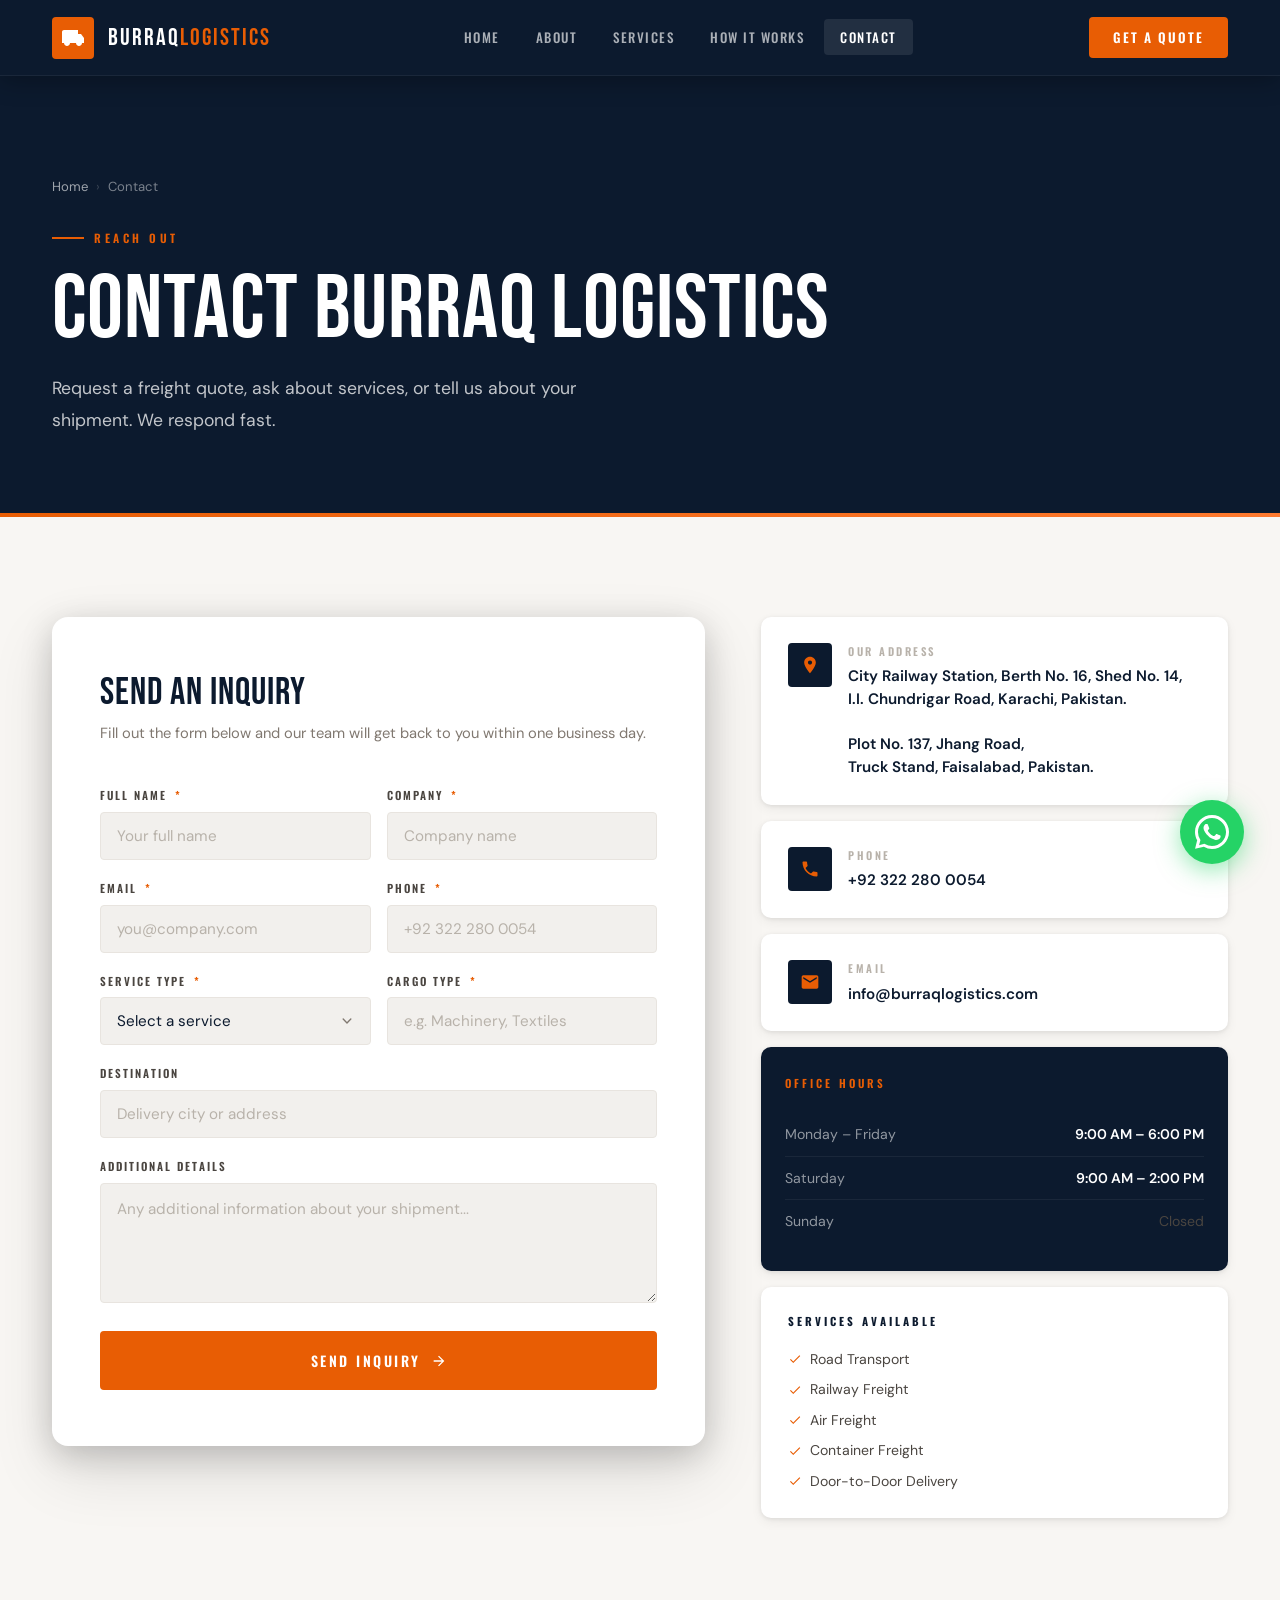
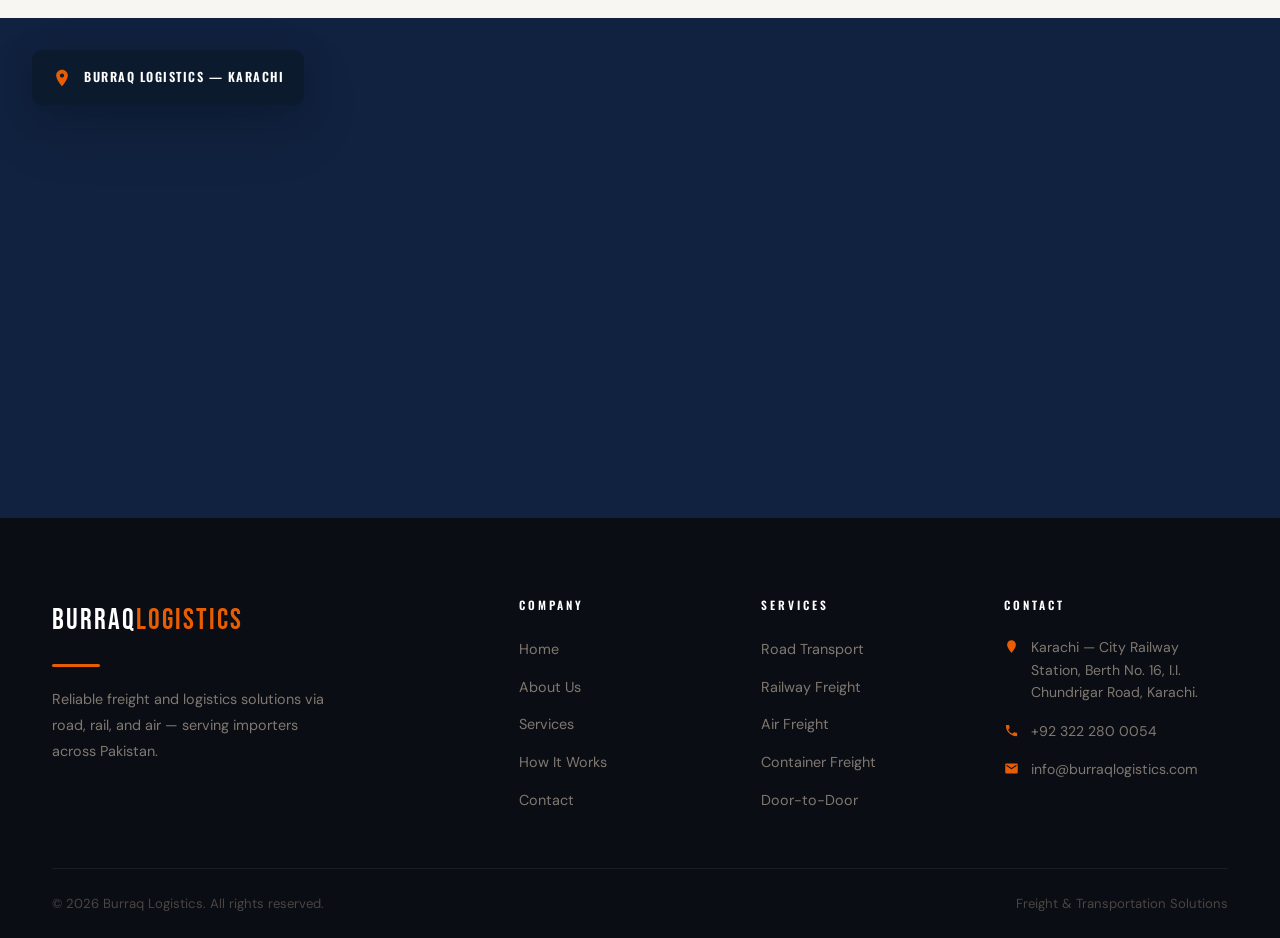
<file: contact.html>
<!DOCTYPE html>
<html lang="en">
<head>
  <meta charset="UTF-8" />
  <meta name="viewport" content="width=device-width, initial-scale=1.0" />
  <meta name="description" content="Contact Burraq Logistics for freight inquiries, quotes, and shipment questions." />
  <title>Contact Us — Burraq Logistics</title>
  <link rel="stylesheet" href="css/global.css" />
  <link rel="stylesheet" href="css/contact.css" />
</head>
<body>

  <!-- NAVBAR -->
  <nav class="navbar">
    <div class="container navbar__inner">
      <a href="index.html" class="navbar__logo">
        <div class="navbar__logo-mark">
          <svg viewBox="0 0 24 24"><path d="M20 8h-3V4H3c-1.1 0-2 .9-2 2v11h2c0 1.66 1.34 3 3 3s3-1.34 3-3h6c0 1.66 1.34 3 3 3s3-1.34 3-3h2v-5l-3-4z"/></svg>
        </div>
        <span class="navbar__logo-name">Burraq<span>Logistics</span></span>
      </a>
      <ul class="navbar__links">
        <li><a href="index.html">Home</a></li>
        <li><a href="about.html">About</a></li>
        <li><a href="services.html">Services</a></li>
        <li><a href="how-it-works.html">How It Works</a></li>
        <li><a href="contact.html" class="active">Contact</a></li>
      </ul>
      <a href="contact.html" class="navbar__cta">Get a Quote</a>
      <button class="navbar__hamburger" aria-label="Toggle menu" aria-expanded="false">
        <span></span><span></span><span></span>
      </button>
    </div>
    <div class="navbar__mobile-menu">
      <a href="index.html">Home</a>
      <a href="about.html">About</a>
      <a href="services.html">Services</a>
      <a href="how-it-works.html">How It Works</a>
      <a href="contact.html">Contact</a>
      <a href="contact.html" style="color:var(--orange);margin-top:8px;">Get a Quote →</a>
    </div>
  </nav>

  <!-- ============================================================
       PAGE HERO
       IMAGE: images/contact-hero.jpg → search "logistics office aerial"
  ============================================================ -->
  <header class="page-hero contact-hero">
    <div class="container">
      <div class="page-hero__content">
        <nav class="breadcrumb">
          <a href="index.html">Home</a>
          <span class="sep">›</span>
          <span>Contact</span>
        </nav>
        <span class="eyebrow">Reach Out</span>
        <h1>Contact Burraq Logistics</h1>
        <p>Request a freight quote, ask about services, or tell us about your shipment. We respond fast.</p>
      </div>
    </div>
  </header>


  <!-- ============================================================
       CONTACT MAIN — Form + Info Sidebar
  ============================================================ -->
  <section class="contact-main">
    <div class="container">
      <div class="contact-main__inner">

        <!-- ── LEFT: Inquiry Form ── -->
        <div class="form-card reveal-left">
          <h2>Send an Inquiry</h2>
          <p>Fill out the form below and our team will get back to you within one business day.</p>

          <!-- Web3Forms integration — access key preserved from your original -->
          <form
            class="contact-form"
            action="https://api.web3forms.com/submit"
            method="POST"
            id="contactForm"
          >
            <input type="hidden" name="access_key" value="1007286b-99d3-440d-91c3-d6b7ca450d60" />
            <input type="hidden" name="subject" value="New Freight Inquiry — Burraq Logistics" />
            <input type="checkbox" name="botcheck" style="display:none;" />

            <!-- Row 1: Name + Company -->
            <div class="form-row">
              <div class="field" data-field="full_name">
                <label for="full_name">Full Name <span class="req">*</span></label>
                <input type="text" id="full_name" name="full_name" placeholder="Your full name" required />
                <span class="field-error">Please enter your full name.</span>
              </div>
              <div class="field" data-field="company">
                <label for="company">Company <span class="req">*</span></label>
                <input type="text" id="company" name="company" placeholder="Company name" required />
                <span class="field-error">Please enter your company name.</span>
              </div>
            </div>

            <!-- Row 2: Email + Phone -->
            <div class="form-row">
              <div class="field" data-field="email">
                <label for="email">Email <span class="req">*</span></label>
                <input type="email" id="email" name="email" placeholder="you@company.com" required />
                <span class="field-error">Please enter a valid email address.</span>
              </div>
              <div class="field" data-field="phone">
                <label for="phone">Phone <span class="req">*</span></label>
                <input type="tel" id="phone" name="phone" placeholder="+92 322 280 0054" required />
                <span class="field-error">Please enter a valid phone number.</span>
              </div>
            </div>

            <!-- Row 3: Service + Cargo -->
            <div class="form-row">
              <div class="field" data-field="service_type">
                <label for="service_type">Service Type <span class="req">*</span></label>
                <select id="service_type" name="service_type" required>
                  <option value="">Select a service</option>
                  <option value="road">Road Transport</option>
                  <option value="railway">Railway Freight</option>
                  <option value="air">Air Freight</option>
                  <option value="container">Container Freight</option>
                  <option value="warehouse">Warehouse &amp; Adda</option>
                  <option value="door-to-door">Door-to-Door Delivery</option>
                </select>
                <span class="field-error">Please select a service type.</span>
              </div>
              <div class="field" data-field="cargo_type">
                <label for="cargo_type">Cargo Type <span class="req">*</span></label>
                <input type="text" id="cargo_type" name="cargo_type" placeholder="e.g. Machinery, Textiles" required />
                <span class="field-error">Please describe your cargo.</span>
              </div>
            </div>

            <!-- Destination -->
            <div class="field" data-field="destination">
              <label for="destination">Destination</label>
              <input type="text" id="destination" name="destination" placeholder="Delivery city or address" />
            </div>

            <!-- Message -->
            <div class="field" data-field="message">
              <label for="message">Additional Details</label>
              <textarea id="message" name="message" placeholder="Any additional information about your shipment..."></textarea>
            </div>

            <!-- Submit -->
            <button type="submit" class="btn btn-primary form-submit-btn">
              Send Inquiry
              <svg viewBox="0 0 24 24"><path d="M12 4l-1.41 1.41L16.17 11H4v2h12.17l-5.58 5.59L12 20l8-8z"/></svg>
            </button>

          </form>

          <!-- Success message shown after submission -->
          <div class="form-success" id="formSuccess">
            <div class="form-success__check">
              <svg viewBox="0 0 24 24"><path d="M9 16.17L4.83 12l-1.42 1.41L9 19 21 7l-1.41-1.41z"/></svg>
            </div>
            <h3>Inquiry Sent!</h3>
            <p>Thank you for reaching out. Our team will review your shipment details and get back to you within one business day.</p>
          </div>
        </div>

        <!-- ── RIGHT: Contact Info Sidebar ── -->
        <div class="contact-sidebar reveal-right">

          <!-- Address -->
          <div class="info-card">
            <div class="info-card__icon">
              <svg viewBox="0 0 24 24"><path d="M12 2C8.13 2 5 5.13 5 9c0 5.25 7 13 7 13s7-7.75 7-13c0-3.87-3.13-7-7-7zm0 9.5c-1.38 0-2.5-1.12-2.5-2.5s1.12-2.5 2.5-2.5 2.5 1.12 2.5 2.5-1.12 2.5-2.5 2.5z"/></svg>
            </div>
            <div>
              <div class="info-card__label">Our Address</div>
              <div class="info-card__value">City Railway Station, Berth No. 16, Shed No. 14,<br>I.I. Chundrigar Road, Karachi, Pakistan.<br><br>Plot No. 137, Jhang Road,<br>Truck Stand, Faisalabad, Pakistan.</div>
            </div>
          </div>

          <!-- Phone -->
          <div class="info-card">
            <div class="info-card__icon">
              <svg viewBox="0 0 24 24"><path d="M6.62 10.79c1.44 2.83 3.76 5.14 6.59 6.59l2.2-2.2c.27-.27.67-.36 1.02-.24 1.12.37 2.33.57 3.57.57.55 0 1 .45 1 1V20c0 .55-.45 1-1 1-9.39 0-17-7.61-17-17 0-.55.45-1 1-1h3.5c.55 0 1 .45 1 1 0 1.25.2 2.45.57 3.57.11.35.03.74-.25 1.02l-2.2 2.2z"/></svg>
            </div>
            <div>
              <div class="info-card__label">Phone</div>
              <div class="info-card__value">
                <a href="tel:+923222800054">+92 322 280 0054</a>
              </div>
            </div>
          </div>

          <!-- Email -->
          <div class="info-card">
            <div class="info-card__icon">
              <svg viewBox="0 0 24 24"><path d="M20 4H4c-1.1 0-1.99.9-1.99 2L2 18c0 1.1.9 2 2 2h16c1.1 0 2-.9 2-2V6c0-1.1-.9-2-2-2zm0 4l-8 5-8-5V6l8 5 8-5v2z"/></svg>
            </div>
            <div>
              <div class="info-card__label">Email</div>
              <div class="info-card__value">
                <a href="mailto:info@burraqlogistics.com">info@burraqlogistics.com</a>
              </div>
            </div>
          </div>

          <!-- Office Hours -->
          <div class="hours-card">
            <div class="hours-card__title">Office Hours</div>

            <div class="hours-row">
              <span class="hours-row__day">Monday – Friday</span>
              <span class="hours-row__time">9:00 AM – 6:00 PM</span>
            </div>
            <div class="hours-row">
              <span class="hours-row__day">Saturday</span>
              <span class="hours-row__time">9:00 AM – 2:00 PM</span>
            </div>
            <div class="hours-row">
              <span class="hours-row__day">Sunday</span>
              <span class="hours-row__time closed">Closed</span>
            </div>

          </div>

          <!-- Quick services list -->
          <div class="info-card" style="flex-direction:column;gap:12px;">
            <div class="info-card__label" style="color:var(--navy);font-size:0.7rem;letter-spacing:3px;text-transform:uppercase;font-weight:700;">Services Available</div>
            <div style="display:flex;flex-direction:column;gap:8px;">
              <span style="font-size:0.88rem;color:var(--gray-700);display:flex;align-items:center;gap:8px;">
                <svg width="14" height="14" viewBox="0 0 24 24" style="fill:var(--orange);flex-shrink:0;"><path d="M9 16.17L4.83 12l-1.42 1.41L9 19 21 7l-1.41-1.41z"/></svg>
                Road Transport
              </span>
              <span style="font-size:0.88rem;color:var(--gray-700);display:flex;align-items:center;gap:8px;">
                <svg width="14" height="14" viewBox="0 0 24 24" style="fill:var(--orange);flex-shrink:0;"><path d="M9 16.17L4.83 12l-1.42 1.41L9 19 21 7l-1.41-1.41z"/></svg>
                Railway Freight
              </span>
              <span style="font-size:0.88rem;color:var(--gray-700);display:flex;align-items:center;gap:8px;">
                <svg width="14" height="14" viewBox="0 0 24 24" style="fill:var(--orange);flex-shrink:0;"><path d="M9 16.17L4.83 12l-1.42 1.41L9 19 21 7l-1.41-1.41z"/></svg>
                Air Freight
              </span>
              <span style="font-size:0.88rem;color:var(--gray-700);display:flex;align-items:center;gap:8px;">
                <svg width="14" height="14" viewBox="0 0 24 24" style="fill:var(--orange);flex-shrink:0;"><path d="M9 16.17L4.83 12l-1.42 1.41L9 19 21 7l-1.41-1.41z"/></svg>
                Container Freight
              </span>
              <span style="font-size:0.88rem;color:var(--gray-700);display:flex;align-items:center;gap:8px;">
                <svg width="14" height="14" viewBox="0 0 24 24" style="fill:var(--orange);flex-shrink:0;"><path d="M9 16.17L4.83 12l-1.42 1.41L9 19 21 7l-1.41-1.41z"/></svg>
                Door-to-Door Delivery
              </span>
            </div>
          </div>

        </div>
      </div>
    </div>
  </section>


  <!-- ============================================================
       MAP SECTION — Google Maps embed preserved from your original
  ============================================================ -->
  <section class="contact-map">
    <div class="map-wrap">

      <!-- Map location label overlay -->
      <div class="map-label">
        <svg viewBox="0 0 24 24"><path d="M12 2C8.13 2 5 5.13 5 9c0 5.25 7 13 7 13s7-7.75 7-13c0-3.87-3.13-7-7-7zm0 9.5c-1.38 0-2.5-1.12-2.5-2.5s1.12-2.5 2.5-2.5 2.5 1.12 2.5 2.5-1.12 2.5-2.5 2.5z"/></svg>
        <p>Burraq Logistics — Karachi</p>
      </div>

      <!-- Working Google Maps embed from your original -->
      <iframe
        src="https://www.google.com/maps?q=24.8501779,67.0096958&output=embed"
        width="100%"
        height="100%"
        style="border:0;"
        allowfullscreen=""
        loading="lazy"
        referrerpolicy="no-referrer-when-downgrade">
      </iframe>

    </div>
  </section>


  <!-- FOOTER -->
  <footer>
    <div class="container">
      <div class="footer__top">
        <div class="footer__brand">
          <div class="logo-text">Burraq<span>Logistics</span></div>
          <div class="footer__brand-line"></div>
          <p>Reliable freight and logistics solutions via road, rail, and air — serving importers across Pakistan.</p>
        </div>
        <div class="footer__col">
          <h6>Company</h6>
          <ul>
            <li><a href="index.html">Home</a></li>
            <li><a href="about.html">About Us</a></li>
            <li><a href="services.html">Services</a></li>
            <li><a href="how-it-works.html">How It Works</a></li>
            <li><a href="contact.html">Contact</a></li>
          </ul>
        </div>
        <div class="footer__col">
          <h6>Services</h6>
          <ul>
            <li><a href="services.html#road">Road Transport</a></li>
            <li><a href="services.html#railway">Railway Freight</a></li>
            <li><a href="services.html#air">Air Freight</a></li>
            <li><a href="services.html#container">Container Freight</a></li>
            <li><a href="services.html#door-to-door">Door-to-Door</a></li>
          </ul>
        </div>
        <div class="footer__col">
          <h6>Contact</h6>
          <div class="footer__contact-row">
            <svg viewBox="0 0 24 24"><path d="M12 2C8.13 2 5 5.13 5 9c0 5.25 7 13 7 13s7-7.75 7-13c0-3.87-3.13-7-7-7z"/></svg>
            <span>Karachi — City Railway Station, Berth No. 16, I.I. Chundrigar Road, Karachi.</span>
          </div>
          <div class="footer__contact-row">
            <svg viewBox="0 0 24 24"><path d="M6.62 10.79c1.44 2.83 3.76 5.14 6.59 6.59l2.2-2.2c.27-.27.67-.36 1.02-.24 1.12.37 2.33.57 3.57.57.55 0 1 .45 1 1V20c0 .55-.45 1-1 1-9.39 0-17-7.61-17-17 0-.55.45-1 1-1h3.5c.55 0 1 .45 1 1 0 1.25.2 2.45.57 3.57.11.35.03.74-.25 1.02l-2.2 2.2z"/></svg>
            <span>+92 322 280 0054</span>
          </div>
          <div class="footer__contact-row">
            <svg viewBox="0 0 24 24"><path d="M20 4H4c-1.1 0-1.99.9-1.99 2L2 18c0 1.1.9 2 2 2h16c1.1 0 2-.9 2-2V6c0-1.1-.9-2-2-2zm0 4l-8 5-8-5V6l8 5 8-5v2z"/></svg>
            <span>info@burraqlogistics.com</span>
          </div>
        </div>
      </div>
      <div class="footer__bottom">
        <span>&copy; <span class="footer-year">2025</span> Burraq Logistics. All rights reserved.</span>
        <span>Freight &amp; Transportation Solutions</span>
      </div>
    </div>
  </footer>

  <script src="js/main.js"></script>
  <script src="js/form.js"></script>

  <!-- ============================================================
       WHATSAPP POPUP — fires after 20 seconds per session
  ============================================================ -->
  <div class="wa-popup-overlay" id="waPopupOverlay">
    <div class="wa-popup">
      <button class="wa-popup__close" id="waPopupClose" aria-label="Close">&#x2715;</button>
      <div class="wa-popup__icon">
        <svg viewBox="0 0 24 24"><path d="M17.472 14.382c-.297-.149-1.758-.867-2.03-.967-.273-.099-.471-.148-.67.15-.197.297-.767.966-.94 1.164-.173.199-.347.223-.644.075-.297-.15-1.255-.463-2.39-1.475-.883-.788-1.48-1.761-1.653-2.059-.173-.297-.018-.458.13-.606.134-.133.298-.347.446-.52.149-.174.198-.298.298-.497.099-.198.05-.371-.025-.52-.075-.149-.669-1.612-.916-2.207-.242-.579-.487-.5-.669-.51-.173-.008-.371-.01-.57-.01-.198 0-.52.074-.792.372-.272.297-1.04 1.016-1.04 2.479 0 1.462 1.065 2.875 1.213 3.074.149.198 2.096 3.2 5.077 4.487.709.306 1.262.489 1.694.625.712.227 1.36.195 1.871.118.571-.085 1.758-.719 2.006-1.413.248-.694.248-1.289.173-1.413-.074-.124-.272-.198-.57-.347z"/><path d="M12 0C5.373 0 0 5.373 0 12c0 2.122.554 4.118 1.523 5.847L.057 23.882l6.194-1.438A11.934 11.934 0 0012 24c6.627 0 12-5.373 12-12S18.627 0 12 0zm0 21.894a9.878 9.878 0 01-5.031-1.378l-.361-.214-3.741.981.999-3.648-.235-.374A9.855 9.855 0 012.106 12C2.106 6.58 6.58 2.106 12 2.106S21.894 6.58 21.894 12 17.42 21.894 12 21.894z"/></svg>
      </div>
      <h3>Need a Freight Quote?</h3>
      <p>Chat with our team on WhatsApp — we respond fast. Tell us your cargo details and we will get back to you right away.</p>
      <a href="https://wa.me/923222800054?text=Hi%2C%20I%27d%20like%20to%20enquire%20about%20freight%20services." class="wa-popup__btn" id="waPopupChat" target="_blank" rel="noopener noreferrer">
        <svg viewBox="0 0 24 24"><path d="M17.472 14.382c-.297-.149-1.758-.867-2.03-.967-.273-.099-.471-.148-.67.15-.197.297-.767.966-.94 1.164-.173.199-.347.223-.644.075-.297-.15-1.255-.463-2.39-1.475-.883-.788-1.48-1.761-1.653-2.059-.173-.297-.018-.458.13-.606.134-.133.298-.347.446-.52.149-.174.198-.298.298-.497.099-.198.05-.371-.025-.52-.075-.149-.669-1.612-.916-2.207-.242-.579-.487-.5-.669-.51-.173-.008-.371-.01-.57-.01-.198 0-.52.074-.792.372-.272.297-1.04 1.016-1.04 2.479 0 1.462 1.065 2.875 1.213 3.074.149.198 2.096 3.2 5.077 4.487.709.306 1.262.489 1.694.625.712.227 1.36.195 1.871.118.571-.085 1.758-.719 2.006-1.413.248-.694.248-1.289.173-1.413-.074-.124-.272-.198-.57-.347z"/><path d="M12 0C5.373 0 0 5.373 0 12c0 2.122.554 4.118 1.523 5.847L.057 23.882l6.194-1.438A11.934 11.934 0 0012 24c6.627 0 12-5.373 12-12S18.627 0 12 0zm0 21.894a9.878 9.878 0 01-5.031-1.378l-.361-.214-3.741.981.999-3.648-.235-.374A9.855 9.855 0 012.106 12C2.106 6.58 6.58 2.106 12 2.106S21.894 6.58 21.894 12 17.42 21.894 12 21.894z"/></svg>
        Chat on WhatsApp
      </a>
      <button class="wa-popup__dismiss" id="waPopupDismiss">Maybe later</button>
    </div>
  </div>


  <!-- WhatsApp Floating Button -->
  <a
    href="https://wa.me/923222800054?text=Hi%2C%20I%27d%20like%20to%20enquire%20about%20freight%20services."
    class="whatsapp-float"
    target="_blank"
    rel="noopener noreferrer"
    aria-label="Chat on WhatsApp"
  >
    <svg viewBox="0 0 24 24"><path d="M17.472 14.382c-.297-.149-1.758-.867-2.03-.967-.273-.099-.471-.148-.67.15-.197.297-.767.966-.94 1.164-.173.199-.347.223-.644.075-.297-.15-1.255-.463-2.39-1.475-.883-.788-1.48-1.761-1.653-2.059-.173-.297-.018-.458.13-.606.134-.133.298-.347.446-.52.149-.174.198-.298.298-.497.099-.198.05-.371-.025-.52-.075-.149-.669-1.612-.916-2.207-.242-.579-.487-.5-.669-.51-.173-.008-.371-.01-.57-.01-.198 0-.52.074-.792.372-.272.297-1.04 1.016-1.04 2.479 0 1.462 1.065 2.875 1.213 3.074.149.198 2.096 3.2 5.077 4.487.709.306 1.262.489 1.694.625.712.227 1.36.195 1.871.118.571-.085 1.758-.719 2.006-1.413.248-.694.248-1.289.173-1.413-.074-.124-.272-.198-.57-.347z"/><path d="M12 0C5.373 0 0 5.373 0 12c0 2.122.554 4.118 1.523 5.847L.057 23.882l6.194-1.438A11.934 11.934 0 0012 24c6.627 0 12-5.373 12-12S18.627 0 12 0zm0 21.894a9.878 9.878 0 01-5.031-1.378l-.361-.214-3.741.981.999-3.648-.235-.374A9.855 9.855 0 012.106 12C2.106 6.58 6.58 2.106 12 2.106S21.894 6.58 21.894 12 17.42 21.894 12 21.894z"/></svg>
  </a>

</body>
</html>
</file>
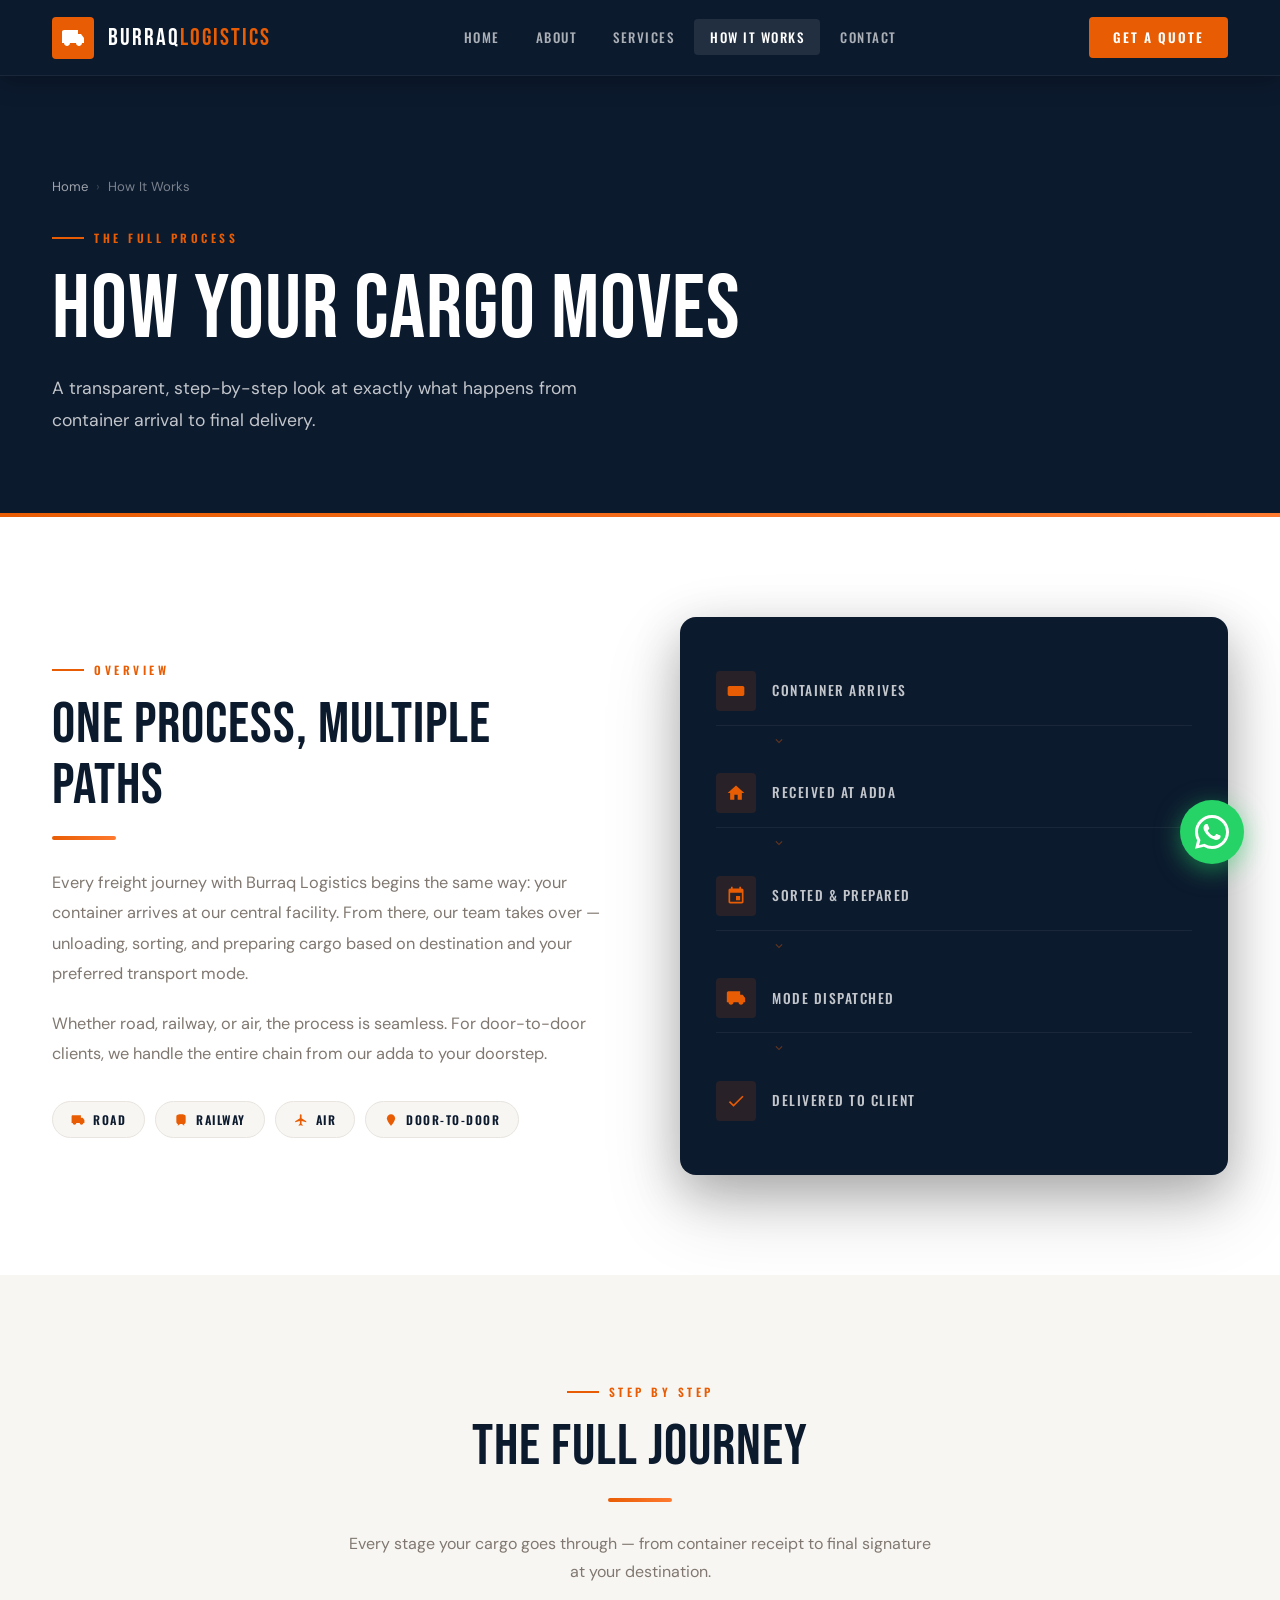
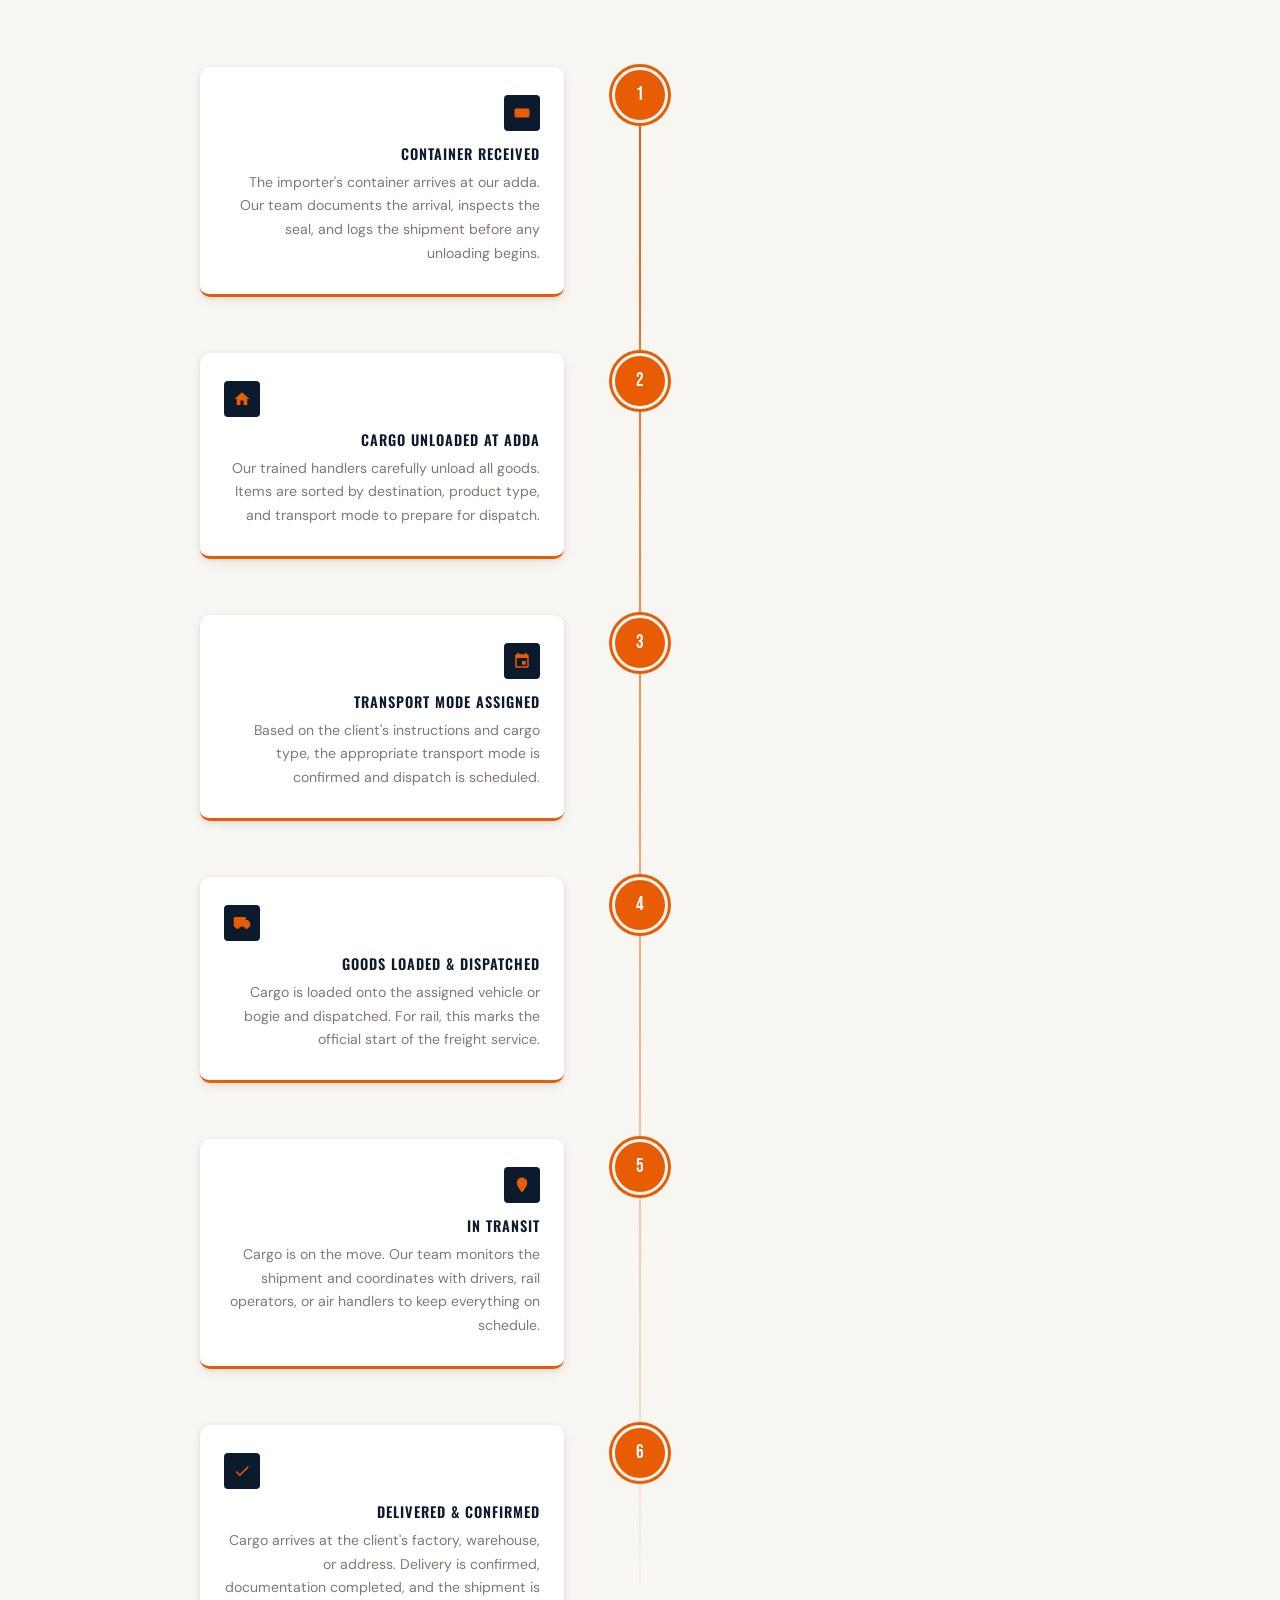
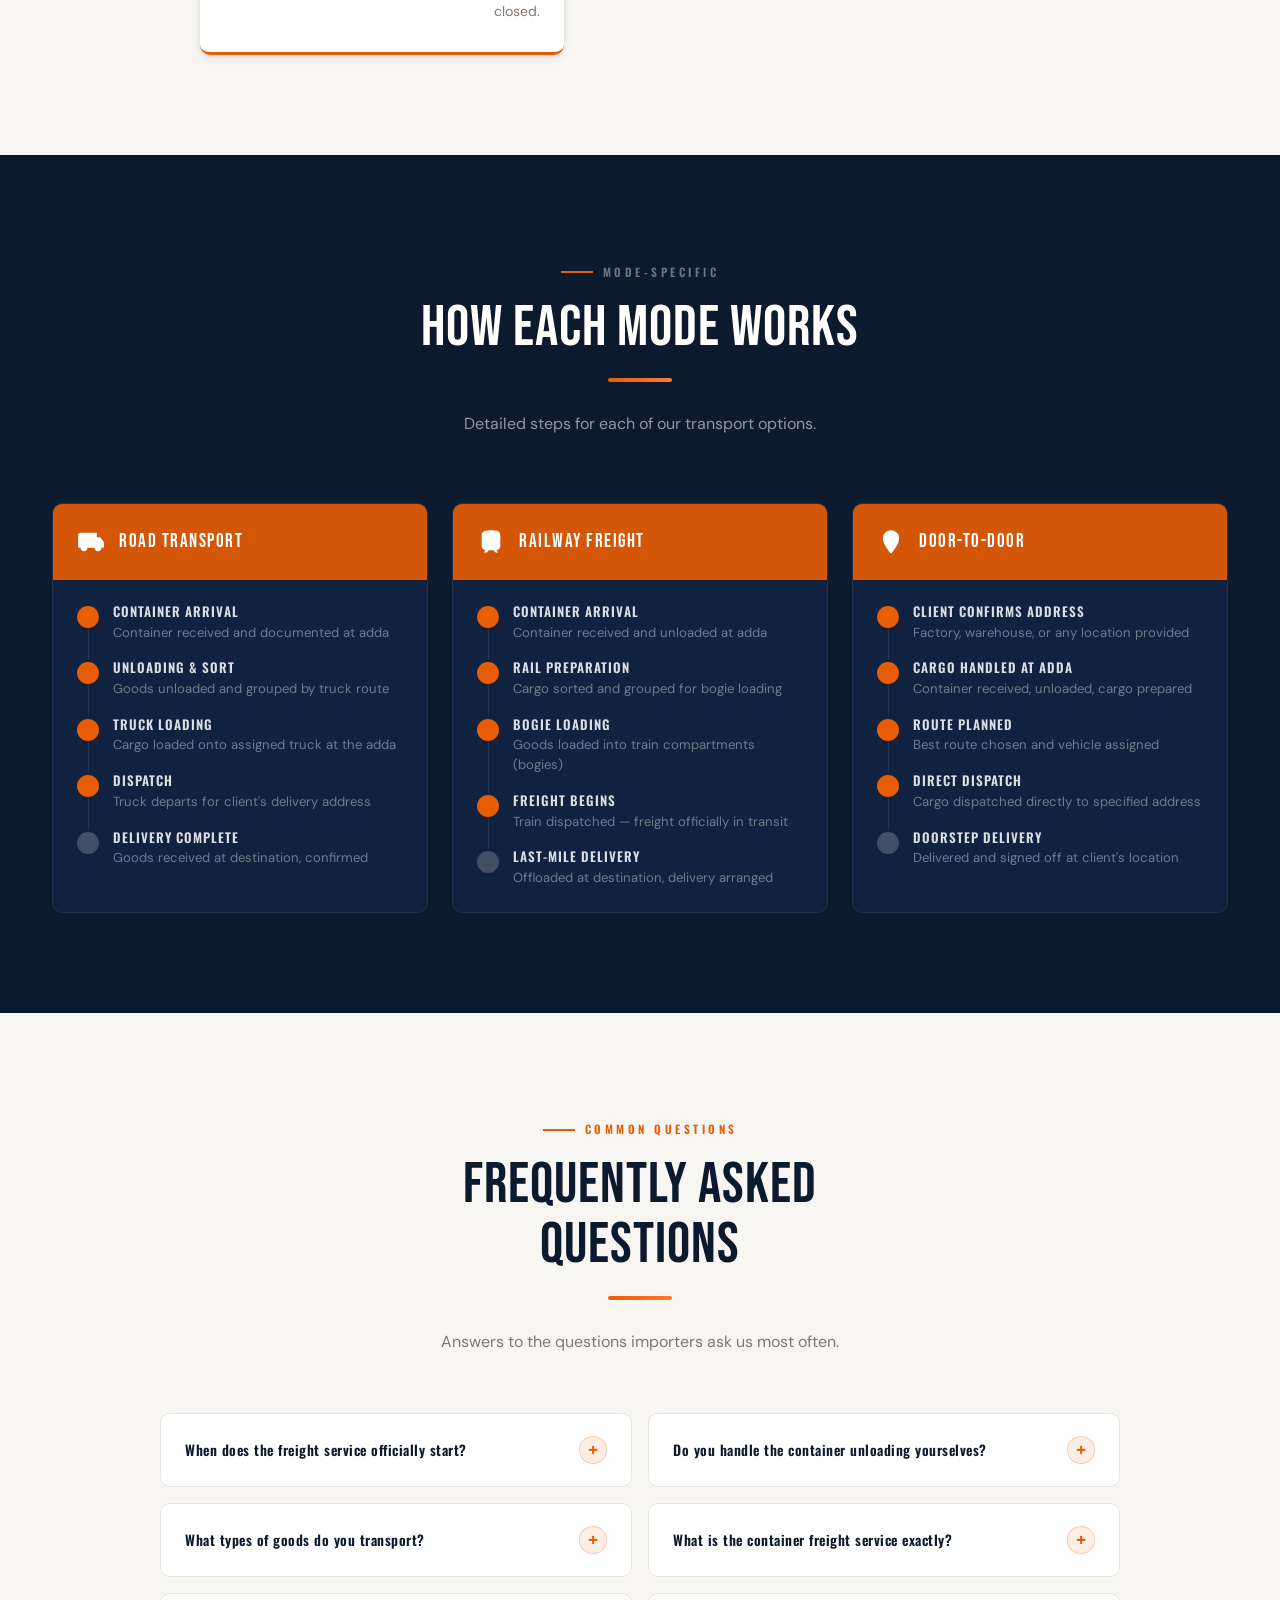
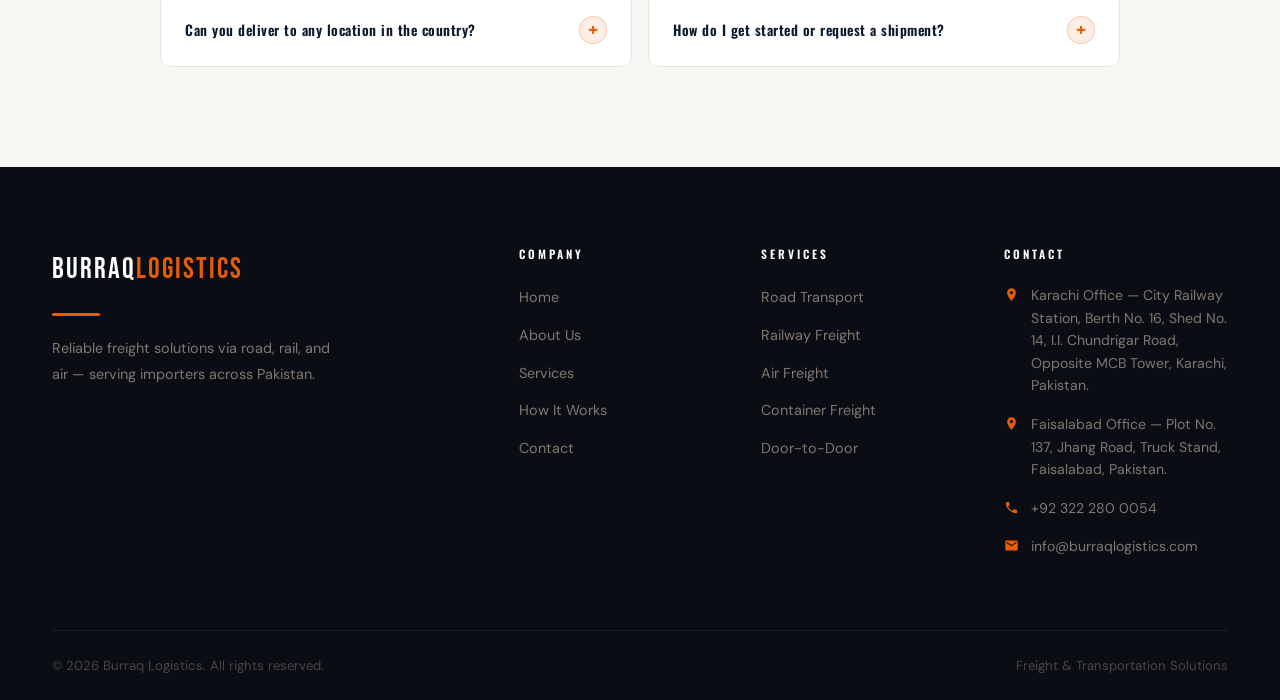
<file: how-it-works.html>
<!DOCTYPE html>
<html lang="en">
<head>
  <meta charset="UTF-8" />
  <meta name="viewport" content="width=device-width, initial-scale=1.0" />
  <meta name="description" content="How Burraq Logistics works — step by step from container arrival to final delivery." />
  <title>How It Works — Burraq Logistics</title>
  <link rel="stylesheet" href="css/global.css" />
  <link rel="stylesheet" href="css/how-it-works.css" />
</head>
<body>

  <!-- NAVBAR -->
  <nav class="navbar">
    <div class="container navbar__inner">
      <a href="index.html" class="navbar__logo">
        <div class="navbar__logo-mark">
          <svg viewBox="0 0 24 24"><path d="M20 8h-3V4H3c-1.1 0-2 .9-2 2v11h2c0 1.66 1.34 3 3 3s3-1.34 3-3h6c0 1.66 1.34 3 3 3s3-1.34 3-3h2v-5l-3-4z"/></svg>
        </div>
        <span class="navbar__logo-name">Burraq<span>Logistics</span></span>
      </a>
      <ul class="navbar__links">
        <li><a href="index.html">Home</a></li>
        <li><a href="about.html">About</a></li>
        <li><a href="services.html">Services</a></li>
        <li><a href="how-it-works.html" class="active">How It Works</a></li>
        <li><a href="contact.html">Contact</a></li>
      </ul>
      <a href="contact.html" class="navbar__cta">Get a Quote</a>
      <button class="navbar__hamburger" aria-label="Toggle menu" aria-expanded="false">
        <span></span><span></span><span></span>
      </button>
    </div>
    <div class="navbar__mobile-menu">
      <a href="index.html">Home</a>
      <a href="about.html">About</a>
      <a href="services.html">Services</a>
      <a href="how-it-works.html">How It Works</a>
      <a href="contact.html">Contact</a>
      <a href="contact.html" style="color:var(--orange);margin-top:8px;">Get a Quote →</a>
    </div>
  </nav>

  <!-- PAGE HERO — IMAGE: images/hiw-hero.jpg -->
  <header class="page-hero hiw-hero">
    <div class="container">
      <div class="page-hero__content">
        <nav class="breadcrumb">
          <a href="index.html">Home</a>
          <span class="sep">›</span>
          <span>How It Works</span>
        </nav>
        <span class="eyebrow">The Full Process</span>
        <h1>How Your Cargo Moves</h1>
        <p>A transparent, step-by-step look at exactly what happens from container arrival to final delivery.</p>
      </div>
    </div>
  </header>


  <!-- INTRO SECTION -->
  <section class="hiw-intro section-pad">
    <div class="container">
      <div class="hiw-intro__inner">

        <!-- Left: text -->
        <div class="hiw-intro__content reveal-left">
          <span class="eyebrow">Overview</span>
          <h2>One Process, Multiple Paths</h2>
          <div class="accent-line"></div>

          <p>Every freight journey with Burraq Logistics begins the same way: your container arrives at our central facility. From there, our team takes over — unloading, sorting, and preparing cargo based on destination and your preferred transport mode.</p>
          <p>Whether road, railway, or air, the process is seamless. For door-to-door clients, we handle the entire chain from our adda to your doorstep.</p>

          <div class="mode-badges">
            <span class="mode-badge"><svg viewBox="0 0 24 24"><path d="M20 8h-3V4H3c-1.1 0-2 .9-2 2v11h2c0 1.66 1.34 3 3 3s3-1.34 3-3h6c0 1.66 1.34 3 3 3s3-1.34 3-3h2v-5l-3-4z"/></svg>Road</span>
            <span class="mode-badge"><svg viewBox="0 0 24 24"><path d="M12 2c-4 0-8 .5-8 4v9.5C4 17.43 5.57 19 7.5 19L6 20.5v.5h2.23l2-2H14l2 2H18v-.5L16.5 19c1.93 0 3.5-1.57 3.5-3.5V6c0-3.5-3.58-4-8-4z"/></svg>Railway</span>
            <span class="mode-badge"><svg viewBox="0 0 24 24"><path d="M21 16v-2l-8-5V3.5c0-.83-.67-1.5-1.5-1.5S10 2.67 10 3.5V9l-8 5v2l8-2.5V19l-2 1.5V22l3.5-1 3.5 1v-1.5L13 19v-5.5l8 2.5z"/></svg>Air</span>
            <span class="mode-badge"><svg viewBox="0 0 24 24"><path d="M12 2C8.13 2 5 5.13 5 9c0 5.25 7 13 7 13s7-7.75 7-13c0-3.87-3.13-7-7-7z"/></svg>Door-to-Door</span>
          </div>
        </div>

        <!-- Right: flow diagram card -->
        <div class="hiw-intro__diagram reveal-right">
          <div class="diag-row">
            <div class="diag-row__icon"><svg viewBox="0 0 24 24"><path d="M20 6H4c-1.1 0-2 .9-2 2v8c0 1.1.9 2 2 2h16c1.1 0 2-.9 2-2V8c0-1.1-.9-2-2-2z"/></svg></div>
            <span class="diag-row__text">Container Arrives</span>
          </div>
          <div class="diag-arrow"><svg viewBox="0 0 24 24"><path d="M16.59 8.59L12 13.17 7.41 8.59 6 10l6 6 6-6z"/></svg></div>
          <div class="diag-row">
            <div class="diag-row__icon"><svg viewBox="0 0 24 24"><path d="M10 20v-6h4v6h5v-8h3L12 3 2 12h3v8z"/></svg></div>
            <span class="diag-row__text">Received at Adda</span>
          </div>
          <div class="diag-arrow"><svg viewBox="0 0 24 24"><path d="M16.59 8.59L12 13.17 7.41 8.59 6 10l6 6 6-6z"/></svg></div>
          <div class="diag-row">
            <div class="diag-row__icon"><svg viewBox="0 0 24 24"><path d="M17 12h-5v5h5v-5zM16 1v2H8V1H6v2H5c-1.11 0-1.99.9-1.99 2L3 19c0 1.1.89 2 2 2h14c1.1 0 2-.9 2-2V5c0-1.1-.9-2-2-2h-1V1h-2zm3 18H5V8h14v11z"/></svg></div>
            <span class="diag-row__text">Sorted &amp; Prepared</span>
          </div>
          <div class="diag-arrow"><svg viewBox="0 0 24 24"><path d="M16.59 8.59L12 13.17 7.41 8.59 6 10l6 6 6-6z"/></svg></div>
          <div class="diag-row">
            <div class="diag-row__icon"><svg viewBox="0 0 24 24"><path d="M20 8h-3V4H3c-1.1 0-2 .9-2 2v11h2c0 1.66 1.34 3 3 3s3-1.34 3-3h6c0 1.66 1.34 3 3 3s3-1.34 3-3h2v-5l-3-4z"/></svg></div>
            <span class="diag-row__text">Mode Dispatched</span>
          </div>
          <div class="diag-arrow"><svg viewBox="0 0 24 24"><path d="M16.59 8.59L12 13.17 7.41 8.59 6 10l6 6 6-6z"/></svg></div>
          <div class="diag-row">
            <div class="diag-row__icon"><svg viewBox="0 0 24 24"><path d="M9 16.17L4.83 12l-1.42 1.41L9 19 21 7l-1.41-1.41z"/></svg></div>
            <span class="diag-row__text">Delivered to Client</span>
          </div>
        </div>

      </div>
    </div>
  </section>


  <!-- MAIN TIMELINE -->
  <section class="process-timeline">
    <div class="container">
      <div class="process-timeline__header">
        <span class="eyebrow">Step by Step</span>
        <h2>The Full Journey</h2>
        <div class="accent-line center"></div>
        <p>Every stage your cargo goes through — from container receipt to final signature at your destination.</p>
      </div>

      <div class="timeline">

        <!-- Step 1 -->
        <div class="tl-item">
          <div class="tl-left">
            <div class="tl-card reveal-left">
              <div class="tl-card__icon"><svg viewBox="0 0 24 24"><path d="M20 6H4c-1.1 0-2 .9-2 2v8c0 1.1.9 2 2 2h16c1.1 0 2-.9 2-2V8c0-1.1-.9-2-2-2z"/></svg></div>
              <h4>Container Received</h4>
              <p>The importer's container arrives at our adda. Our team documents the arrival, inspects the seal, and logs the shipment before any unloading begins.</p>
            </div>
          </div>
          <div class="tl-center"><div class="tl-badge">1</div></div>
          <div class="tl-right"></div>
        </div>

        <!-- Step 2 -->
        <div class="tl-item">
          <div class="tl-left"></div>
          <div class="tl-center"><div class="tl-badge">2</div></div>
          <div class="tl-right">
            <div class="tl-card reveal-right">
              <div class="tl-card__icon"><svg viewBox="0 0 24 24"><path d="M10 20v-6h4v6h5v-8h3L12 3 2 12h3v8z"/></svg></div>
              <h4>Cargo Unloaded at Adda</h4>
              <p>Our trained handlers carefully unload all goods. Items are sorted by destination, product type, and transport mode to prepare for dispatch.</p>
            </div>
          </div>
        </div>

        <!-- Step 3 -->
        <div class="tl-item">
          <div class="tl-left">
            <div class="tl-card reveal-left">
              <div class="tl-card__icon"><svg viewBox="0 0 24 24"><path d="M17 12h-5v5h5v-5zM16 1v2H8V1H6v2H5c-1.11 0-1.99.9-1.99 2L3 19c0 1.1.89 2 2 2h14c1.1 0 2-.9 2-2V5c0-1.1-.9-2-2-2h-1V1h-2zm3 18H5V8h14v11z"/></svg></div>
              <h4>Transport Mode Assigned</h4>
              <p>Based on the client's instructions and cargo type, the appropriate transport mode is confirmed and dispatch is scheduled.</p>
            </div>
          </div>
          <div class="tl-center"><div class="tl-badge">3</div></div>
          <div class="tl-right"></div>
        </div>

        <!-- Step 4 -->
        <div class="tl-item">
          <div class="tl-left"></div>
          <div class="tl-center"><div class="tl-badge">4</div></div>
          <div class="tl-right">
            <div class="tl-card reveal-right">
              <div class="tl-card__icon"><svg viewBox="0 0 24 24"><path d="M20 8h-3V4H3c-1.1 0-2 .9-2 2v11h2c0 1.66 1.34 3 3 3s3-1.34 3-3h6c0 1.66 1.34 3 3 3s3-1.34 3-3h2v-5l-3-4z"/></svg></div>
              <h4>Goods Loaded &amp; Dispatched</h4>
              <p>Cargo is loaded onto the assigned vehicle or bogie and dispatched. For rail, this marks the official start of the freight service.</p>
            </div>
          </div>
        </div>

        <!-- Step 5 -->
        <div class="tl-item">
          <div class="tl-left">
            <div class="tl-card reveal-left">
              <div class="tl-card__icon"><svg viewBox="0 0 24 24"><path d="M12 2C8.13 2 5 5.13 5 9c0 5.25 7 13 7 13s7-7.75 7-13c0-3.87-3.13-7-7-7z"/></svg></div>
              <h4>In Transit</h4>
              <p>Cargo is on the move. Our team monitors the shipment and coordinates with drivers, rail operators, or air handlers to keep everything on schedule.</p>
            </div>
          </div>
          <div class="tl-center"><div class="tl-badge">5</div></div>
          <div class="tl-right"></div>
        </div>

        <!-- Step 6 -->
        <div class="tl-item">
          <div class="tl-left"></div>
          <div class="tl-center"><div class="tl-badge">6</div></div>
          <div class="tl-right">
            <div class="tl-card reveal-right">
              <div class="tl-card__icon"><svg viewBox="0 0 24 24"><path d="M9 16.17L4.83 12l-1.42 1.41L9 19 21 7l-1.41-1.41z"/></svg></div>
              <h4>Delivered &amp; Confirmed</h4>
              <p>Cargo arrives at the client's factory, warehouse, or address. Delivery is confirmed, documentation completed, and the shipment is closed.</p>
            </div>
          </div>
        </div>

      </div>
    </div>
  </section>


  <!-- MODE PATHS -->
  <section class="mode-paths section-pad">
    <div class="container">
      <div class="mode-paths__header">
        <span class="eyebrow" style="color:rgba(255,255,255,0.4);">Mode-Specific</span>
        <h2>How Each Mode Works</h2>
        <div class="accent-line center"></div>
        <p>Detailed steps for each of our transport options.</p>
      </div>

      <div class="mode-paths__grid reveal-stagger">

        <!-- Road -->
        <div class="mode-card">
          <div class="mode-card__header">
            <svg viewBox="0 0 24 24"><path d="M20 8h-3V4H3c-1.1 0-2 .9-2 2v11h2c0 1.66 1.34 3 3 3s3-1.34 3-3h6c0 1.66 1.34 3 3 3s3-1.34 3-3h2v-5l-3-4z"/></svg>
            <h3>Road Transport</h3>
          </div>
          <div class="mode-steps">
            <div class="mode-step"><div class="mode-step__dot"></div><div><h5>Container Arrival</h5><p>Container received and documented at adda</p></div></div>
            <div class="mode-step"><div class="mode-step__dot"></div><div><h5>Unloading &amp; Sort</h5><p>Goods unloaded and grouped by truck route</p></div></div>
            <div class="mode-step"><div class="mode-step__dot"></div><div><h5>Truck Loading</h5><p>Cargo loaded onto assigned truck at the adda</p></div></div>
            <div class="mode-step"><div class="mode-step__dot"></div><div><h5>Dispatch</h5><p>Truck departs for client's delivery address</p></div></div>
            <div class="mode-step"><div class="mode-step__dot"></div><div><h5>Delivery Complete</h5><p>Goods received at destination, confirmed</p></div></div>
          </div>
        </div>

        <!-- Railway -->
        <div class="mode-card">
          <div class="mode-card__header">
            <svg viewBox="0 0 24 24"><path d="M12 2c-4 0-8 .5-8 4v9.5C4 17.43 5.57 19 7.5 19L6 20.5v.5h2.23l2-2H14l2 2H18v-.5L16.5 19c1.93 0 3.5-1.57 3.5-3.5V6c0-3.5-3.58-4-8-4z"/></svg>
            <h3>Railway Freight</h3>
          </div>
          <div class="mode-steps">
            <div class="mode-step"><div class="mode-step__dot"></div><div><h5>Container Arrival</h5><p>Container received and unloaded at adda</p></div></div>
            <div class="mode-step"><div class="mode-step__dot"></div><div><h5>Rail Preparation</h5><p>Cargo sorted and grouped for bogie loading</p></div></div>
            <div class="mode-step"><div class="mode-step__dot"></div><div><h5>Bogie Loading</h5><p>Goods loaded into train compartments (bogies)</p></div></div>
            <div class="mode-step"><div class="mode-step__dot"></div><div><h5>Freight Begins</h5><p>Train dispatched — freight officially in transit</p></div></div>
            <div class="mode-step"><div class="mode-step__dot"></div><div><h5>Last-Mile Delivery</h5><p>Offloaded at destination, delivery arranged</p></div></div>
          </div>
        </div>

        <!-- Door-to-Door -->
        <div class="mode-card">
          <div class="mode-card__header">
            <svg viewBox="0 0 24 24"><path d="M12 2C8.13 2 5 5.13 5 9c0 5.25 7 13 7 13s7-7.75 7-13c0-3.87-3.13-7-7-7z"/></svg>
            <h3>Door-to-Door</h3>
          </div>
          <div class="mode-steps">
            <div class="mode-step"><div class="mode-step__dot"></div><div><h5>Client Confirms Address</h5><p>Factory, warehouse, or any location provided</p></div></div>
            <div class="mode-step"><div class="mode-step__dot"></div><div><h5>Cargo Handled at Adda</h5><p>Container received, unloaded, cargo prepared</p></div></div>
            <div class="mode-step"><div class="mode-step__dot"></div><div><h5>Route Planned</h5><p>Best route chosen and vehicle assigned</p></div></div>
            <div class="mode-step"><div class="mode-step__dot"></div><div><h5>Direct Dispatch</h5><p>Cargo dispatched directly to specified address</p></div></div>
            <div class="mode-step"><div class="mode-step__dot"></div><div><h5>Doorstep Delivery</h5><p>Delivered and signed off at client's location</p></div></div>
          </div>
        </div>

      </div>
    </div>
  </section>


  <!-- FAQ SECTION -->
  <section class="hiw-faq">
    <div class="container">
      <div class="hiw-faq__header">
        <span class="eyebrow">Common Questions</span>
        <h2>Frequently Asked Questions</h2>
        <div class="accent-line center"></div>
        <p>Answers to the questions importers ask us most often.</p>
      </div>

      <div class="faq-grid reveal-stagger">

        <div class="faq-item">
          <div class="faq-item__q"><h5>When does the freight service officially start?</h5><span class="faq-toggle">+</span></div>
          <div class="faq-item__a"><p>For railway shipments, the freight service officially begins once goods are loaded into the bogies and the train departs. For road, it begins when the truck leaves our adda.</p></div>
        </div>

        <div class="faq-item">
          <div class="faq-item__q"><h5>Do you handle the container unloading yourselves?</h5><span class="faq-toggle">+</span></div>
          <div class="faq-item__a"><p>Yes. Once your container arrives at our adda, our team manages the entire unloading process. You do not need to be present — we document everything and keep you informed.</p></div>
        </div>

        <div class="faq-item">
          <div class="faq-item__q"><h5>What types of goods do you transport?</h5><span class="faq-toggle">+</span></div>
          <div class="faq-item__a"><p>We serve importers dealing in a wide range of products — raw materials, machinery, consumer goods, textiles, and general merchandise. Contact us for specific cargo requirements.</p></div>
        </div>

        <div class="faq-item">
          <div class="faq-item__q"><h5>What is the container freight service exactly?</h5><span class="faq-toggle">+</span></div>
          <div class="faq-item__a"><p>We receive your import container, unload the goods, then reload them into our own managed containers — giving us better control over handling, allowing consolidation or splitting as needed.</p></div>
        </div>

        <div class="faq-item">
          <div class="faq-item__q"><h5>Can you deliver to any location in the country?</h5><span class="faq-toggle">+</span></div>
          <div class="faq-item__a"><p>Yes. Our door-to-door service covers deliveries to factories, warehouses, or any address across Pakistan. Our road and rail networks give us wide geographic reach.</p></div>
        </div>

        <div class="faq-item">
          <div class="faq-item__q"><h5>How do I get started or request a shipment?</h5><span class="faq-toggle">+</span></div>
          <div class="faq-item__a"><p>Fill out the inquiry form on our Contact page or call us directly. Share your cargo details, preferred transport mode, and destination — we'll handle the rest.</p></div>
        </div>

      </div>
    </div>
  </section>


  <!-- FOOTER -->
  <footer>
    <div class="container">
      <div class="footer__top">
        <div class="footer__brand">
          <div class="logo-text">Burraq<span>Logistics</span></div>
          <div class="footer__brand-line"></div>
          <p>Reliable freight solutions via road, rail, and air — serving importers across Pakistan.</p>
        </div>
        <div class="footer__col">
          <h6>Company</h6>
          <ul>
            <li><a href="index.html">Home</a></li>
            <li><a href="about.html">About Us</a></li>
            <li><a href="services.html">Services</a></li>
            <li><a href="how-it-works.html">How It Works</a></li>
            <li><a href="contact.html">Contact</a></li>
          </ul>
        </div>
        <div class="footer__col">
          <h6>Services</h6>
          <ul>
            <li><a href="services.html#road">Road Transport</a></li>
            <li><a href="services.html#railway">Railway Freight</a></li>
            <li><a href="services.html#air">Air Freight</a></li>
            <li><a href="services.html#container">Container Freight</a></li>
            <li><a href="services.html#door-to-door">Door-to-Door</a></li>
          </ul>
        </div>
        <div class="footer__col">
          <h6>Contact</h6>
          <div class="footer__contact-row">
            <svg viewBox="0 0 24 24" style="flex-shrink:0;margin-top:3px;"><path d="M12 2C8.13 2 5 5.13 5 9c0 5.25 7 13 7 13s7-7.75 7-13c0-3.87-3.13-7-7-7zm0 9.5c-1.38 0-2.5-1.12-2.5-2.5s1.12-2.5 2.5-2.5 2.5 1.12 2.5 2.5-1.12 2.5-2.5 2.5z"/></svg>
            <span>Karachi Office — City Railway Station, Berth No. 16, Shed No. 14, I.I. Chundrigar Road, Opposite MCB Tower, Karachi, Pakistan.</span>
          </div>
          <div class="footer__contact-row">
            <svg viewBox="0 0 24 24" style="flex-shrink:0;margin-top:3px;"><path d="M12 2C8.13 2 5 5.13 5 9c0 5.25 7 13 7 13s7-7.75 7-13c0-3.87-3.13-7-7-7zm0 9.5c-1.38 0-2.5-1.12-2.5-2.5s1.12-2.5 2.5-2.5 2.5 1.12 2.5 2.5-1.12 2.5-2.5 2.5z"/></svg>
            <span>Faisalabad Office — Plot No. 137, Jhang Road, Truck Stand, Faisalabad, Pakistan.</span>
          </div>
          <div class="footer__contact-row"><svg viewBox="0 0 24 24"><path d="M6.62 10.79c1.44 2.83 3.76 5.14 6.59 6.59l2.2-2.2c.27-.27.67-.36 1.02-.24 1.12.37 2.33.57 3.57.57.55 0 1 .45 1 1V20c0 .55-.45 1-1 1-9.39 0-17-7.61-17-17 0-.55.45-1 1-1h3.5c.55 0 1 .45 1 1 0 1.25.2 2.45.57 3.57.11.35.03.74-.25 1.02l-2.2 2.2z"/></svg><span>+92 322 280 0054</span></div>
          <div class="footer__contact-row"><svg viewBox="0 0 24 24"><path d="M20 4H4c-1.1 0-1.99.9-1.99 2L2 18c0 1.1.9 2 2 2h16c1.1 0 2-.9 2-2V6c0-1.1-.9-2-2-2zm0 4l-8 5-8-5V6l8 5 8-5v2z"/></svg><span>info@burraqlogistics.com</span></div>
        </div>
      </div>
      <div class="footer__bottom">
        <span>&copy; <span class="footer-year">2025</span> Burraq Logistics. All rights reserved.</span>
        <span>Freight &amp; Transportation Solutions</span>
      </div>
    </div>
  </footer>

  <script src="js/main.js"></script>
  <script src="js/form.js"></script>

  <!-- ============================================================
       WHATSAPP POPUP — fires after 20 seconds per session
  ============================================================ -->
  <div class="wa-popup-overlay" id="waPopupOverlay">
    <div class="wa-popup">
      <button class="wa-popup__close" id="waPopupClose" aria-label="Close">&#x2715;</button>
      <div class="wa-popup__icon">
        <svg viewBox="0 0 24 24"><path d="M17.472 14.382c-.297-.149-1.758-.867-2.03-.967-.273-.099-.471-.148-.67.15-.197.297-.767.966-.94 1.164-.173.199-.347.223-.644.075-.297-.15-1.255-.463-2.39-1.475-.883-.788-1.48-1.761-1.653-2.059-.173-.297-.018-.458.13-.606.134-.133.298-.347.446-.52.149-.174.198-.298.298-.497.099-.198.05-.371-.025-.52-.075-.149-.669-1.612-.916-2.207-.242-.579-.487-.5-.669-.51-.173-.008-.371-.01-.57-.01-.198 0-.52.074-.792.372-.272.297-1.04 1.016-1.04 2.479 0 1.462 1.065 2.875 1.213 3.074.149.198 2.096 3.2 5.077 4.487.709.306 1.262.489 1.694.625.712.227 1.36.195 1.871.118.571-.085 1.758-.719 2.006-1.413.248-.694.248-1.289.173-1.413-.074-.124-.272-.198-.57-.347z"/><path d="M12 0C5.373 0 0 5.373 0 12c0 2.122.554 4.118 1.523 5.847L.057 23.882l6.194-1.438A11.934 11.934 0 0012 24c6.627 0 12-5.373 12-12S18.627 0 12 0zm0 21.894a9.878 9.878 0 01-5.031-1.378l-.361-.214-3.741.981.999-3.648-.235-.374A9.855 9.855 0 012.106 12C2.106 6.58 6.58 2.106 12 2.106S21.894 6.58 21.894 12 17.42 21.894 12 21.894z"/></svg>
      </div>
      <h3>Need a Freight Quote?</h3>
      <p>Chat with our team on WhatsApp — we respond fast. Tell us your cargo details and we will get back to you right away.</p>
      <a href="https://wa.me/923222800054?text=Hi%2C%20I%27d%20like%20to%20enquire%20about%20freight%20services." class="wa-popup__btn" id="waPopupChat" target="_blank" rel="noopener noreferrer">
        <svg viewBox="0 0 24 24"><path d="M17.472 14.382c-.297-.149-1.758-.867-2.03-.967-.273-.099-.471-.148-.67.15-.197.297-.767.966-.94 1.164-.173.199-.347.223-.644.075-.297-.15-1.255-.463-2.39-1.475-.883-.788-1.48-1.761-1.653-2.059-.173-.297-.018-.458.13-.606.134-.133.298-.347.446-.52.149-.174.198-.298.298-.497.099-.198.05-.371-.025-.52-.075-.149-.669-1.612-.916-2.207-.242-.579-.487-.5-.669-.51-.173-.008-.371-.01-.57-.01-.198 0-.52.074-.792.372-.272.297-1.04 1.016-1.04 2.479 0 1.462 1.065 2.875 1.213 3.074.149.198 2.096 3.2 5.077 4.487.709.306 1.262.489 1.694.625.712.227 1.36.195 1.871.118.571-.085 1.758-.719 2.006-1.413.248-.694.248-1.289.173-1.413-.074-.124-.272-.198-.57-.347z"/><path d="M12 0C5.373 0 0 5.373 0 12c0 2.122.554 4.118 1.523 5.847L.057 23.882l6.194-1.438A11.934 11.934 0 0012 24c6.627 0 12-5.373 12-12S18.627 0 12 0zm0 21.894a9.878 9.878 0 01-5.031-1.378l-.361-.214-3.741.981.999-3.648-.235-.374A9.855 9.855 0 012.106 12C2.106 6.58 6.58 2.106 12 2.106S21.894 6.58 21.894 12 17.42 21.894 12 21.894z"/></svg>
        Chat on WhatsApp
      </a>
      <button class="wa-popup__dismiss" id="waPopupDismiss">Maybe later</button>
    </div>
  </div>


  <!-- WhatsApp Floating Button -->
  <a
    href="https://wa.me/923222800054?text=Hi%2C%20I%27d%20like%20to%20enquire%20about%20freight%20services."
    class="whatsapp-float"
    target="_blank"
    rel="noopener noreferrer"
    aria-label="Chat on WhatsApp"
  >
    <svg viewBox="0 0 24 24"><path d="M17.472 14.382c-.297-.149-1.758-.867-2.03-.967-.273-.099-.471-.148-.67.15-.197.297-.767.966-.94 1.164-.173.199-.347.223-.644.075-.297-.15-1.255-.463-2.39-1.475-.883-.788-1.48-1.761-1.653-2.059-.173-.297-.018-.458.13-.606.134-.133.298-.347.446-.52.149-.174.198-.298.298-.497.099-.198.05-.371-.025-.52-.075-.149-.669-1.612-.916-2.207-.242-.579-.487-.5-.669-.51-.173-.008-.371-.01-.57-.01-.198 0-.52.074-.792.372-.272.297-1.04 1.016-1.04 2.479 0 1.462 1.065 2.875 1.213 3.074.149.198 2.096 3.2 5.077 4.487.709.306 1.262.489 1.694.625.712.227 1.36.195 1.871.118.571-.085 1.758-.719 2.006-1.413.248-.694.248-1.289.173-1.413-.074-.124-.272-.198-.57-.347z"/><path d="M12 0C5.373 0 0 5.373 0 12c0 2.122.554 4.118 1.523 5.847L.057 23.882l6.194-1.438A11.934 11.934 0 0012 24c6.627 0 12-5.373 12-12S18.627 0 12 0zm0 21.894a9.878 9.878 0 01-5.031-1.378l-.361-.214-3.741.981.999-3.648-.235-.374A9.855 9.855 0 012.106 12C2.106 6.58 6.58 2.106 12 2.106S21.894 6.58 21.894 12 17.42 21.894 12 21.894z"/></svg>
  </a>

</body>
</html>
</file>
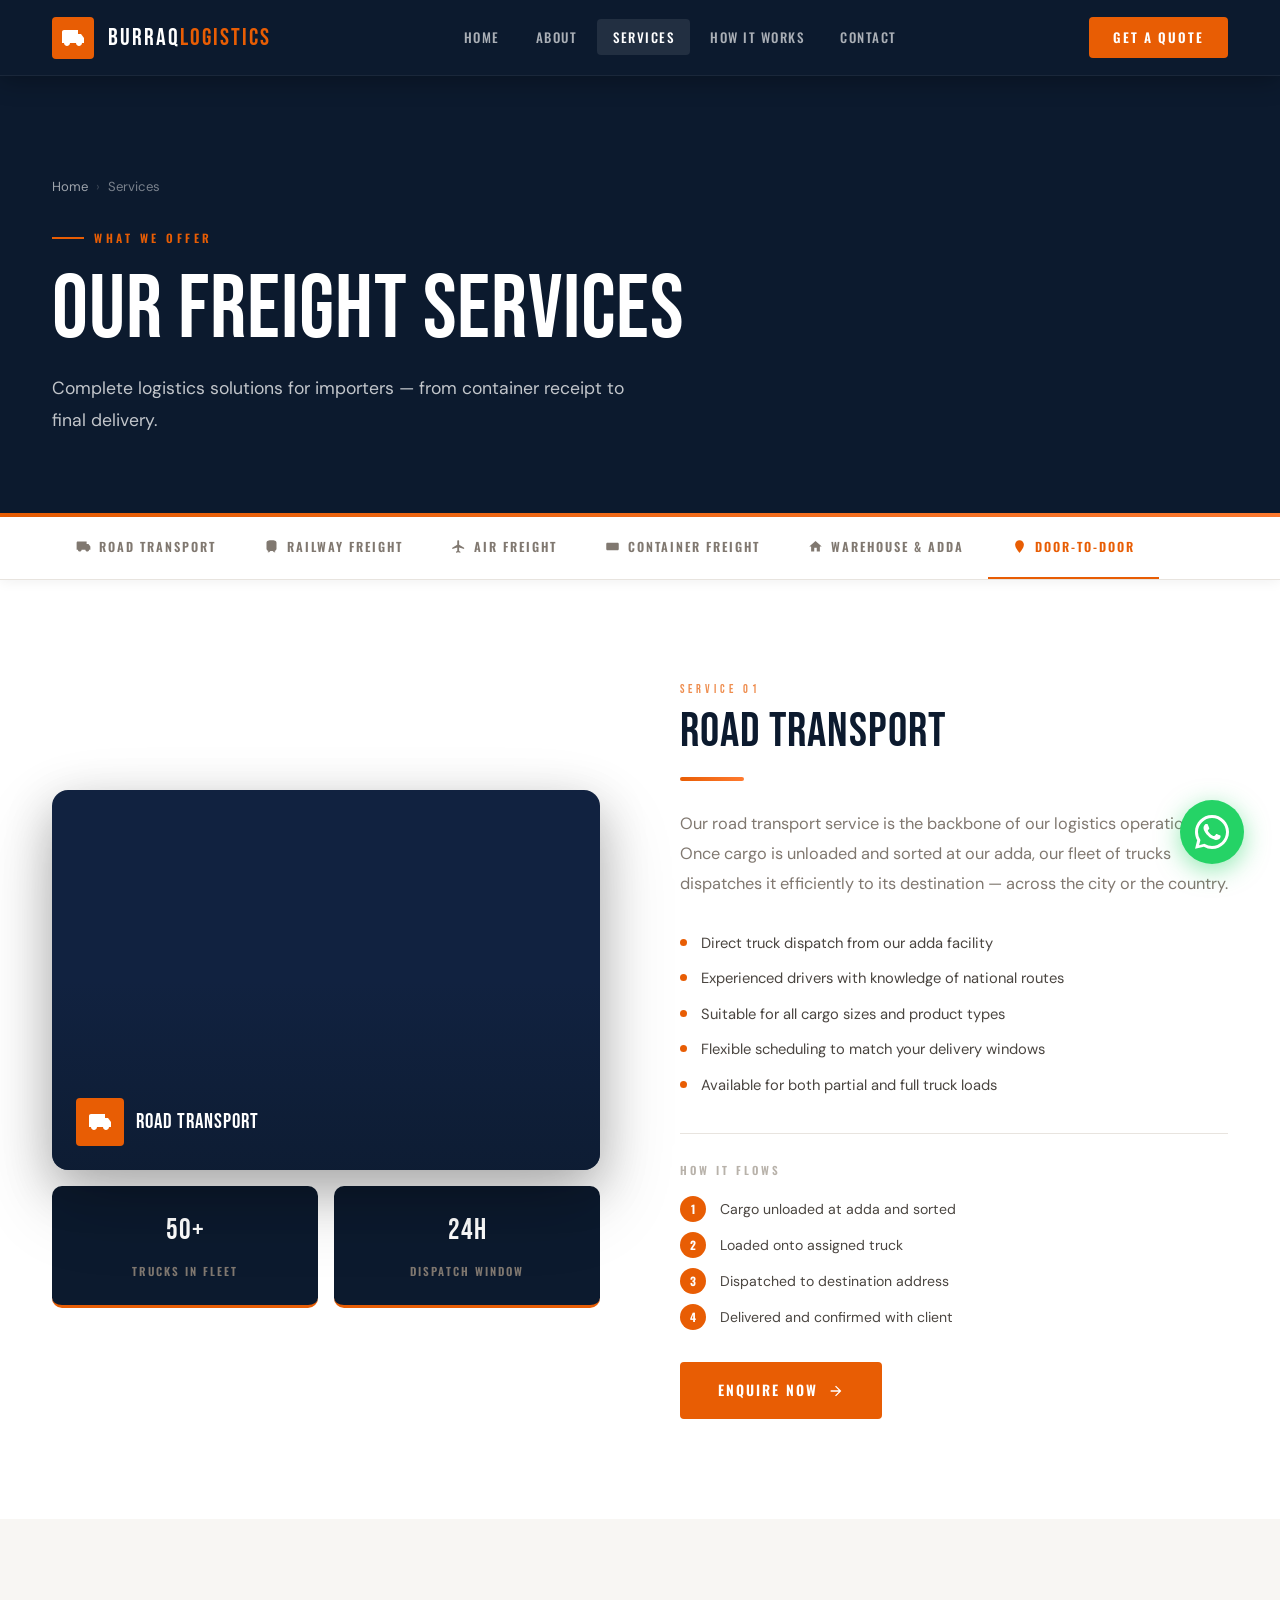
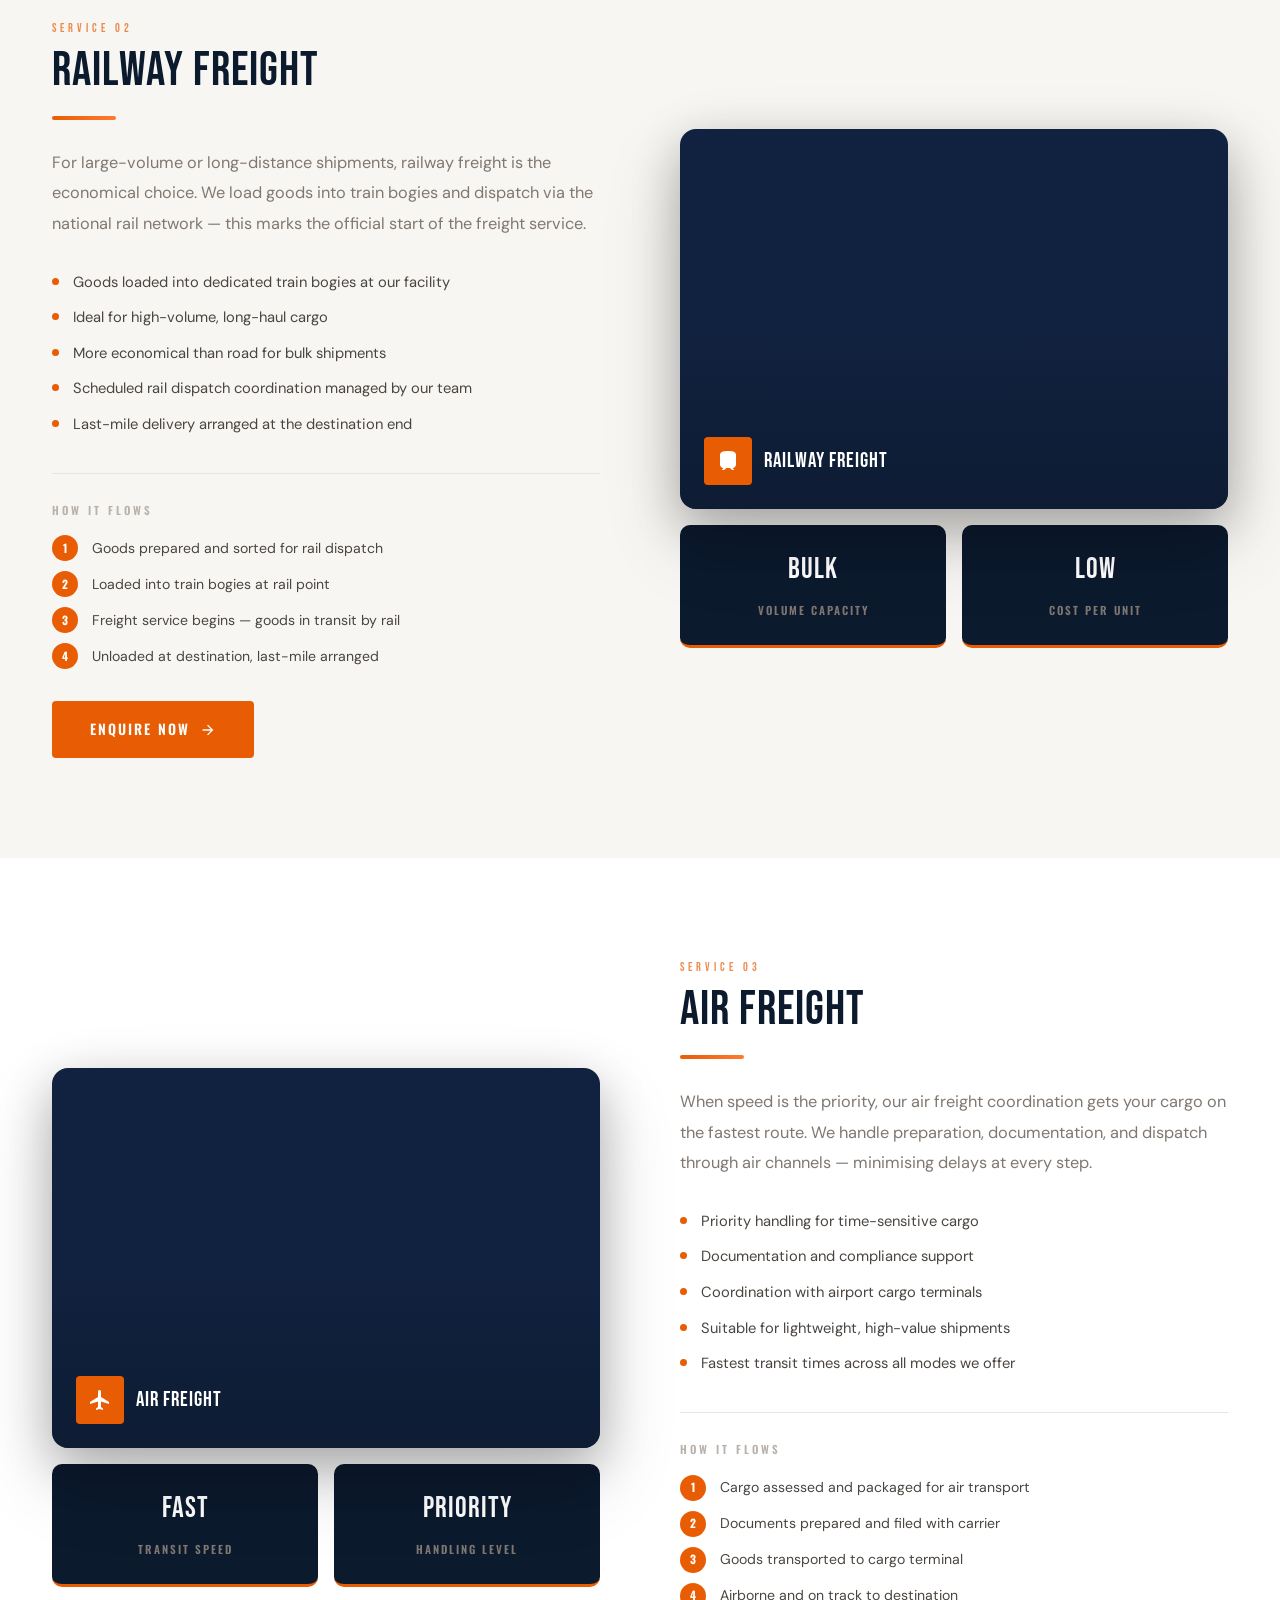
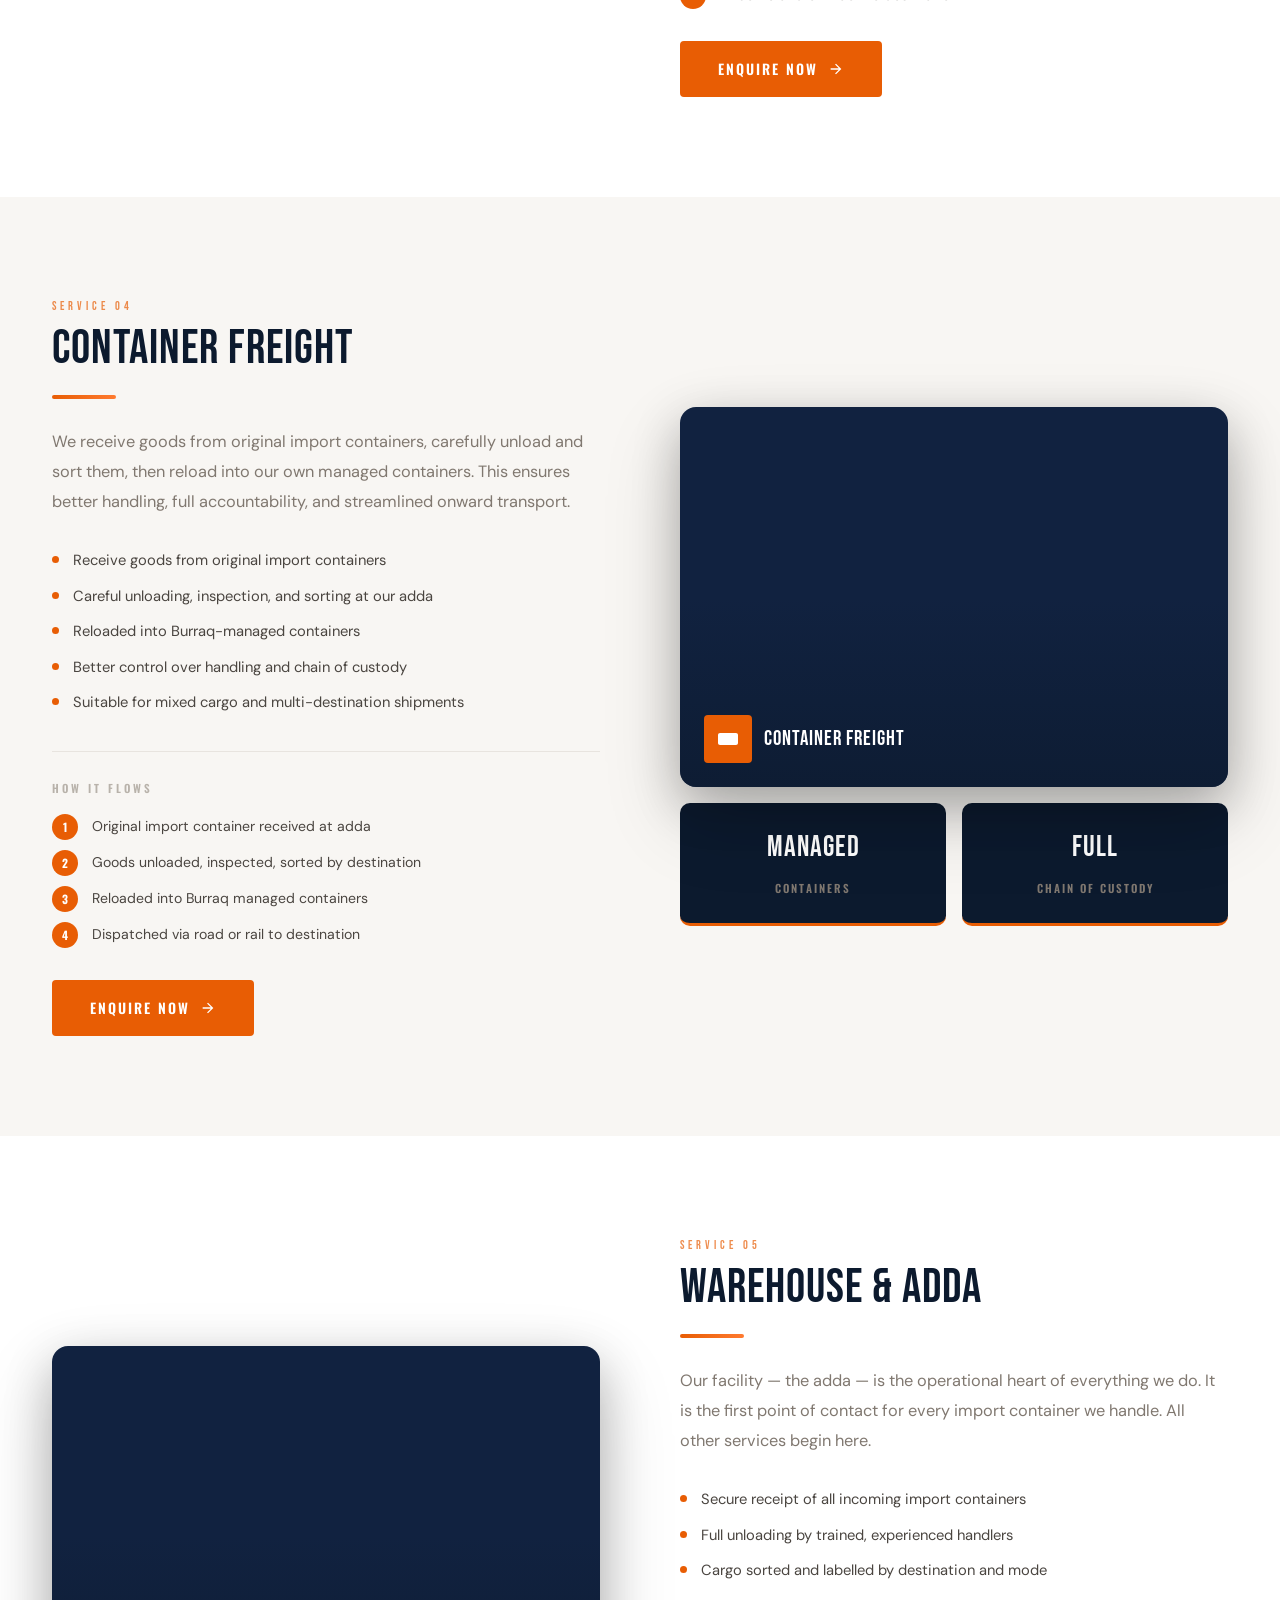
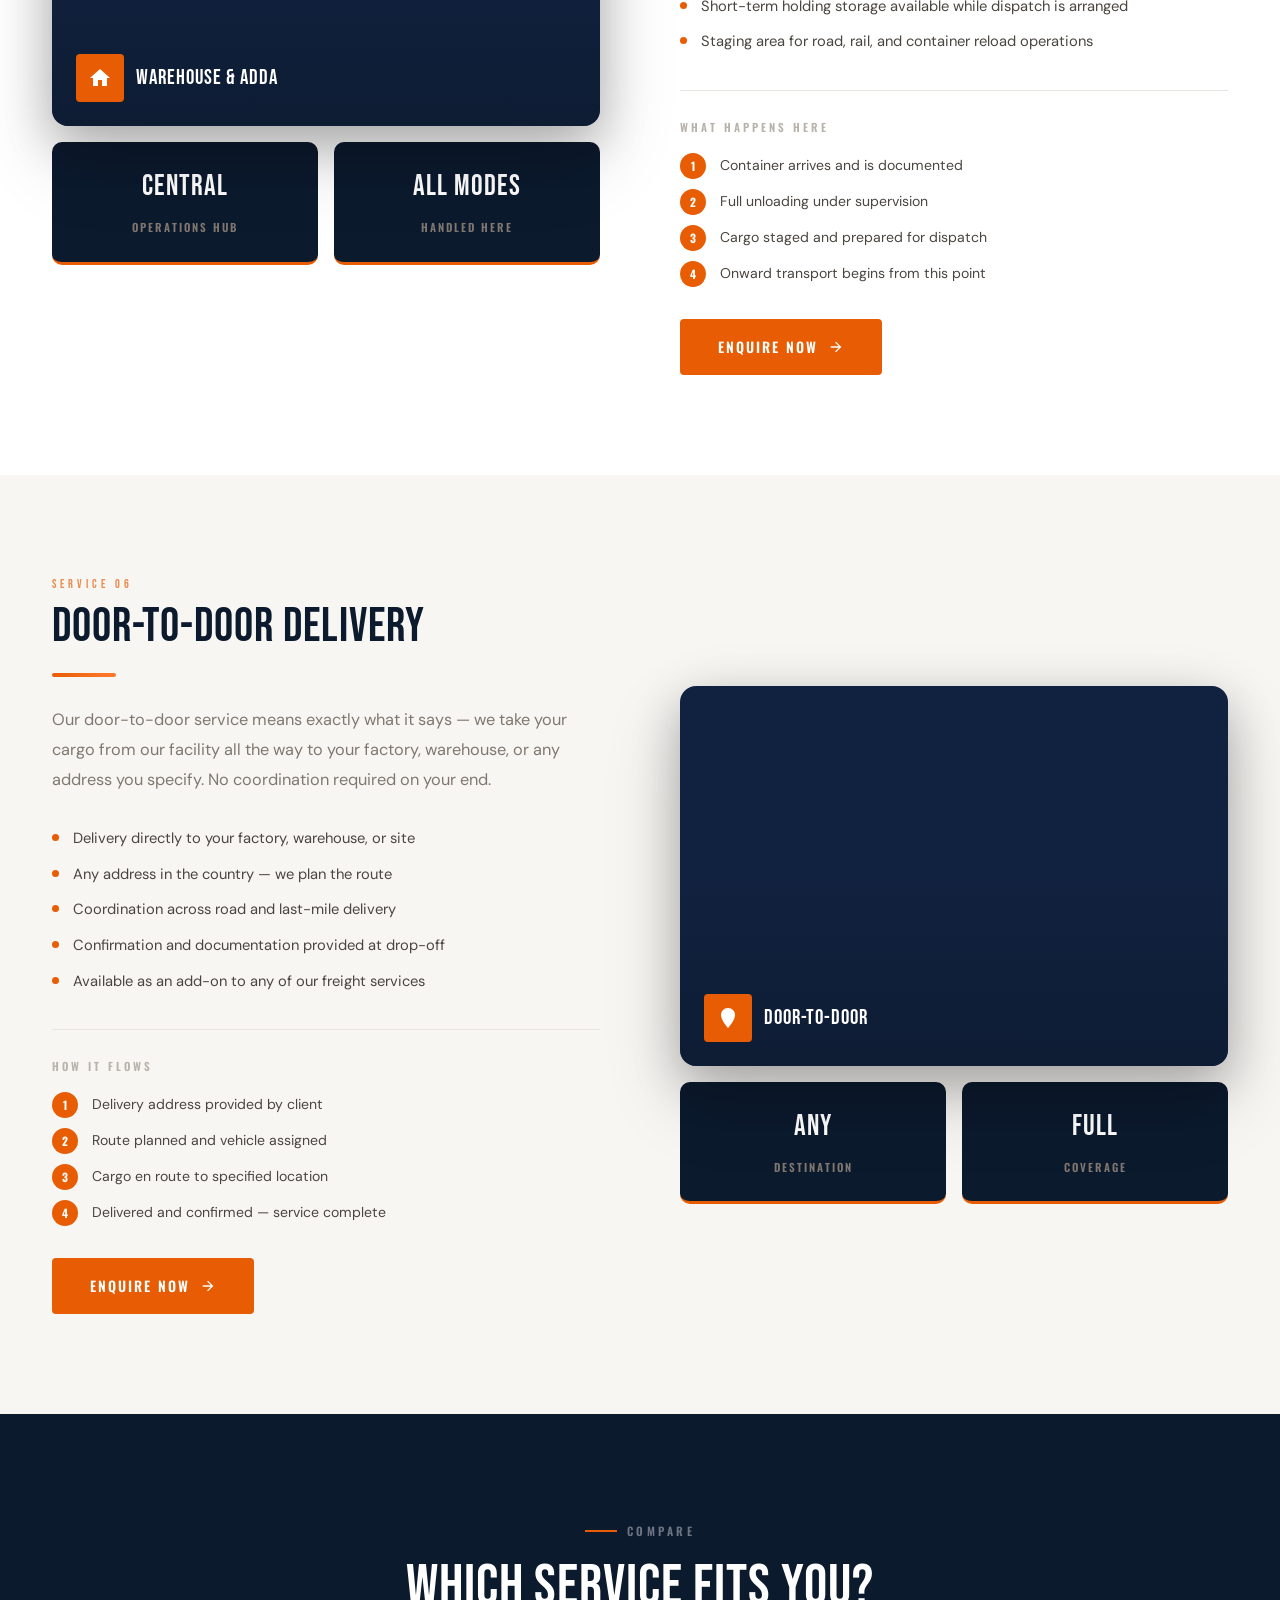
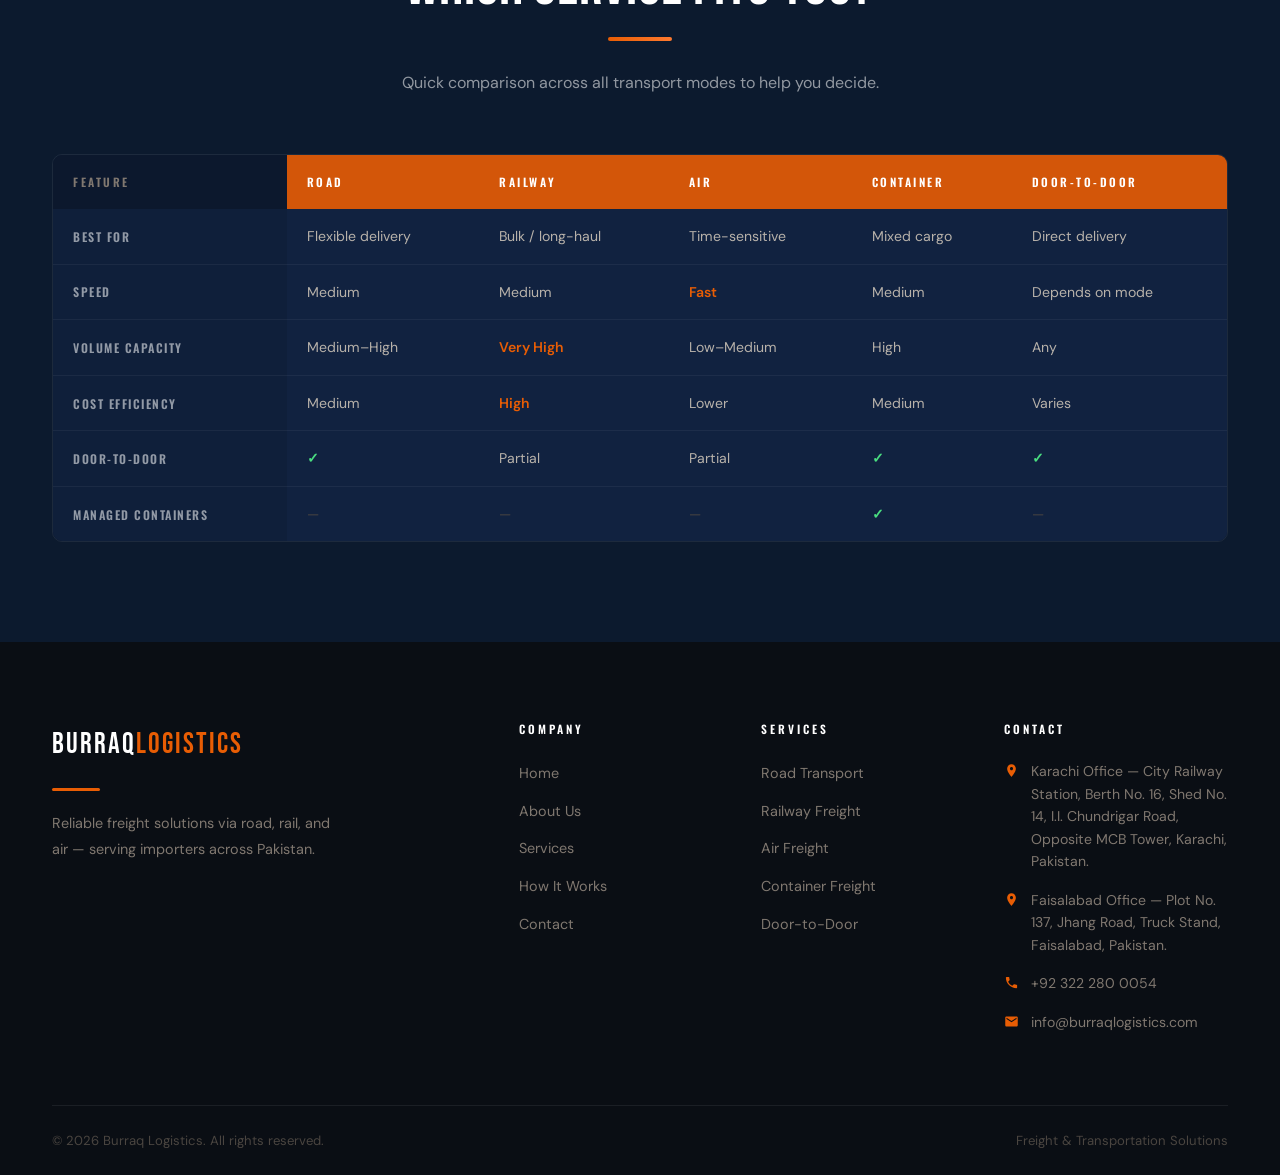
<file: services.html>
<!DOCTYPE html>
<html lang="en">
<head>
  <meta charset="UTF-8" />
  <meta name="viewport" content="width=device-width, initial-scale=1.0" />
  <meta name="description" content="Burraq Logistics freight services — road transport, railway freight, air freight, container freight, and door-to-door delivery." />
  <title>Our Services — Burraq Logistics</title>
  <link rel="stylesheet" href="css/global.css" />
  <link rel="stylesheet" href="css/services.css" />
</head>
<body>

  <!-- NAVBAR -->
  <nav class="navbar">
    <div class="container navbar__inner">
      <a href="index.html" class="navbar__logo">
        <div class="navbar__logo-mark">
          <svg viewBox="0 0 24 24"><path d="M20 8h-3V4H3c-1.1 0-2 .9-2 2v11h2c0 1.66 1.34 3 3 3s3-1.34 3-3h6c0 1.66 1.34 3 3 3s3-1.34 3-3h2v-5l-3-4z"/></svg>
        </div>
        <span class="navbar__logo-name">Burraq<span>Logistics</span></span>
      </a>
      <ul class="navbar__links">
        <li><a href="index.html">Home</a></li>
        <li><a href="about.html">About</a></li>
        <li><a href="services.html" class="active">Services</a></li>
        <li><a href="how-it-works.html">How It Works</a></li>
        <li><a href="contact.html">Contact</a></li>
      </ul>
      <a href="contact.html" class="navbar__cta">Get a Quote</a>
      <button class="navbar__hamburger" aria-label="Toggle menu" aria-expanded="false">
        <span></span><span></span><span></span>
      </button>
    </div>
    <div class="navbar__mobile-menu">
      <a href="index.html">Home</a>
      <a href="about.html">About</a>
      <a href="services.html">Services</a>
      <a href="how-it-works.html">How It Works</a>
      <a href="contact.html">Contact</a>
      <a href="contact.html" style="color:var(--orange);margin-top:8px;">Get a Quote →</a>
    </div>
  </nav>

  <!-- PAGE HERO — IMAGE: images/services-hero.jpg -->
  <header class="page-hero services-hero">
    <div class="container">
      <div class="page-hero__content">
        <nav class="breadcrumb">
          <a href="index.html">Home</a>
          <span class="sep">›</span>
          <span>Services</span>
        </nav>
        <span class="eyebrow">What We Offer</span>
        <h1>Our Freight Services</h1>
        <p>Complete logistics solutions for importers — from container receipt to final delivery.</p>
      </div>
    </div>
  </header>


  <!-- STICKY SERVICES NAV -->
  <nav class="svc-nav">
    <div class="container">
      <div class="svc-nav__inner">
        <a href="#road"        class="svc-nav__tab"><svg viewBox="0 0 24 24"><path d="M20 8h-3V4H3c-1.1 0-2 .9-2 2v11h2c0 1.66 1.34 3 3 3s3-1.34 3-3h6c0 1.66 1.34 3 3 3s3-1.34 3-3h2v-5l-3-4z"/></svg>Road Transport</a>
        <a href="#railway"     class="svc-nav__tab"><svg viewBox="0 0 24 24"><path d="M12 2c-4 0-8 .5-8 4v9.5C4 17.43 5.57 19 7.5 19L6 20.5v.5h2.23l2-2H14l2 2H18v-.5L16.5 19c1.93 0 3.5-1.57 3.5-3.5V6c0-3.5-3.58-4-8-4z"/></svg>Railway Freight</a>
        <a href="#air"         class="svc-nav__tab"><svg viewBox="0 0 24 24"><path d="M21 16v-2l-8-5V3.5c0-.83-.67-1.5-1.5-1.5S10 2.67 10 3.5V9l-8 5v2l8-2.5V19l-2 1.5V22l3.5-1 3.5 1v-1.5L13 19v-5.5l8 2.5z"/></svg>Air Freight</a>
        <a href="#container"   class="svc-nav__tab"><svg viewBox="0 0 24 24"><path d="M20 6H4c-1.1 0-2 .9-2 2v8c0 1.1.9 2 2 2h16c1.1 0 2-.9 2-2V8c0-1.1-.9-2-2-2z"/></svg>Container Freight</a>
        <a href="#warehouse"   class="svc-nav__tab"><svg viewBox="0 0 24 24"><path d="M10 20v-6h4v6h5v-8h3L12 3 2 12h3v8z"/></svg>Warehouse &amp; Adda</a>
        <a href="#door-to-door" class="svc-nav__tab"><svg viewBox="0 0 24 24"><path d="M12 2C8.13 2 5 5.13 5 9c0 5.25 7 13 7 13s7-7.75 7-13c0-3.87-3.13-7-7-7z"/></svg>Door-to-Door</a>
      </div>
    </div>
  </nav>


  <!-- ============================================================
       SERVICE 1: ROAD TRANSPORT
       IMAGE: images/road.jpg
  ============================================================ -->
  <section class="svc-detail svc-detail--road" id="road">
    <div class="container">
      <div class="svc-detail__inner">

        <div class="svc-detail__content reveal-left">
          <span class="svc-num">Service 01</span>
          <h2>Road Transport</h2>
          <div class="accent-line"></div>
          <p>Our road transport service is the backbone of our logistics operation. Once cargo is unloaded and sorted at our adda, our fleet of trucks dispatches it efficiently to its destination — across the city or the country.</p>
          <ul class="svc-list">
            <li>Direct truck dispatch from our adda facility</li>
            <li>Experienced drivers with knowledge of national routes</li>
            <li>Suitable for all cargo sizes and product types</li>
            <li>Flexible scheduling to match your delivery windows</li>
            <li>Available for both partial and full truck loads</li>
          </ul>
          <div class="svc-process">
            <div class="svc-process__label">How It Flows</div>
            <div class="svc-process__steps">
              <div class="sp-step"><div class="sp-step__badge">1</div><p>Cargo unloaded at adda and sorted</p></div>
              <div class="sp-step"><div class="sp-step__badge">2</div><p>Loaded onto assigned truck</p></div>
              <div class="sp-step"><div class="sp-step__badge">3</div><p>Dispatched to destination address</p></div>
              <div class="sp-step"><div class="sp-step__badge">4</div><p>Delivered and confirmed with client</p></div>
            </div>
          </div>
          <a href="contact.html" class="btn btn-primary" style="margin-top:32px;">Enquire Now <svg viewBox="0 0 24 24"><path d="M12 4l-1.41 1.41L16.17 11H4v2h12.17l-5.58 5.59L12 20l8-8z"/></svg></a>
        </div>

        <div class="svc-detail__visual reveal-right">
          <div class="svc-img-block">
            <div class="svc-img-block__photo"></div>
            <div class="svc-img-block__overlay"></div>
            <div class="svc-img-block__badge">
              <div class="svc-img-block__badge-icon"><svg viewBox="0 0 24 24"><path d="M20 8h-3V4H3c-1.1 0-2 .9-2 2v11h2c0 1.66 1.34 3 3 3s3-1.34 3-3h6c0 1.66 1.34 3 3 3s3-1.34 3-3h2v-5l-3-4z"/></svg></div>
              <h3>Road Transport</h3>
            </div>
          </div>
          <div class="svc-facts reveal-stagger">
            <div class="svc-fact"><span class="svc-fact__val">50+</span><span class="svc-fact__lbl">Trucks in Fleet</span></div>
            <div class="svc-fact"><span class="svc-fact__val">24h</span><span class="svc-fact__lbl">Dispatch Window</span></div>
          </div>
        </div>

      </div>
    </div>
  </section>


  <!-- SERVICE 2: RAILWAY FREIGHT — IMAGE: images/railway.jpg -->
  <section class="svc-detail svc-detail--railway" id="railway">
    <div class="container">
      <div class="svc-detail__inner">
        <div class="svc-detail__content reveal-left">
          <span class="svc-num">Service 02</span>
          <h2>Railway Freight</h2>
          <div class="accent-line"></div>
          <p>For large-volume or long-distance shipments, railway freight is the economical choice. We load goods into train bogies and dispatch via the national rail network — this marks the official start of the freight service.</p>
          <ul class="svc-list">
            <li>Goods loaded into dedicated train bogies at our facility</li>
            <li>Ideal for high-volume, long-haul cargo</li>
            <li>More economical than road for bulk shipments</li>
            <li>Scheduled rail dispatch coordination managed by our team</li>
            <li>Last-mile delivery arranged at the destination end</li>
          </ul>
          <div class="svc-process">
            <div class="svc-process__label">How It Flows</div>
            <div class="svc-process__steps">
              <div class="sp-step"><div class="sp-step__badge">1</div><p>Goods prepared and sorted for rail dispatch</p></div>
              <div class="sp-step"><div class="sp-step__badge">2</div><p>Loaded into train bogies at rail point</p></div>
              <div class="sp-step"><div class="sp-step__badge">3</div><p>Freight service begins — goods in transit by rail</p></div>
              <div class="sp-step"><div class="sp-step__badge">4</div><p>Unloaded at destination, last-mile arranged</p></div>
            </div>
          </div>
          <a href="contact.html" class="btn btn-primary" style="margin-top:32px;">Enquire Now <svg viewBox="0 0 24 24"><path d="M12 4l-1.41 1.41L16.17 11H4v2h12.17l-5.58 5.59L12 20l8-8z"/></svg></a>
        </div>
        <div class="svc-detail__visual reveal-right">
          <div class="svc-img-block">
            <div class="svc-img-block__photo"></div>
            <div class="svc-img-block__overlay"></div>
            <div class="svc-img-block__badge">
              <div class="svc-img-block__badge-icon"><svg viewBox="0 0 24 24"><path d="M12 2c-4 0-8 .5-8 4v9.5C4 17.43 5.57 19 7.5 19L6 20.5v.5h2.23l2-2H14l2 2H18v-.5L16.5 19c1.93 0 3.5-1.57 3.5-3.5V6c0-3.5-3.58-4-8-4z"/></svg></div>
              <h3>Railway Freight</h3>
            </div>
          </div>
          <div class="svc-facts reveal-stagger">
            <div class="svc-fact"><span class="svc-fact__val">Bulk</span><span class="svc-fact__lbl">Volume Capacity</span></div>
            <div class="svc-fact"><span class="svc-fact__val">Low</span><span class="svc-fact__lbl">Cost Per Unit</span></div>
          </div>
        </div>
      </div>
    </div>
  </section>


  <!-- SERVICE 3: AIR FREIGHT — IMAGE: images/air.jpg -->
  <section class="svc-detail svc-detail--air" id="air">
    <div class="container">
      <div class="svc-detail__inner">
        <div class="svc-detail__content reveal-left">
          <span class="svc-num">Service 03</span>
          <h2>Air Freight</h2>
          <div class="accent-line"></div>
          <p>When speed is the priority, our air freight coordination gets your cargo on the fastest route. We handle preparation, documentation, and dispatch through air channels — minimising delays at every step.</p>
          <ul class="svc-list">
            <li>Priority handling for time-sensitive cargo</li>
            <li>Documentation and compliance support</li>
            <li>Coordination with airport cargo terminals</li>
            <li>Suitable for lightweight, high-value shipments</li>
            <li>Fastest transit times across all modes we offer</li>
          </ul>
          <div class="svc-process">
            <div class="svc-process__label">How It Flows</div>
            <div class="svc-process__steps">
              <div class="sp-step"><div class="sp-step__badge">1</div><p>Cargo assessed and packaged for air transport</p></div>
              <div class="sp-step"><div class="sp-step__badge">2</div><p>Documents prepared and filed with carrier</p></div>
              <div class="sp-step"><div class="sp-step__badge">3</div><p>Goods transported to cargo terminal</p></div>
              <div class="sp-step"><div class="sp-step__badge">4</div><p>Airborne and on track to destination</p></div>
            </div>
          </div>
          <a href="contact.html" class="btn btn-primary" style="margin-top:32px;">Enquire Now <svg viewBox="0 0 24 24"><path d="M12 4l-1.41 1.41L16.17 11H4v2h12.17l-5.58 5.59L12 20l8-8z"/></svg></a>
        </div>
        <div class="svc-detail__visual reveal-right">
          <div class="svc-img-block">
            <div class="svc-img-block__photo"></div>
            <div class="svc-img-block__overlay"></div>
            <div class="svc-img-block__badge">
              <div class="svc-img-block__badge-icon"><svg viewBox="0 0 24 24"><path d="M21 16v-2l-8-5V3.5c0-.83-.67-1.5-1.5-1.5S10 2.67 10 3.5V9l-8 5v2l8-2.5V19l-2 1.5V22l3.5-1 3.5 1v-1.5L13 19v-5.5l8 2.5z"/></svg></div>
              <h3>Air Freight</h3>
            </div>
          </div>
          <div class="svc-facts reveal-stagger">
            <div class="svc-fact"><span class="svc-fact__val">Fast</span><span class="svc-fact__lbl">Transit Speed</span></div>
            <div class="svc-fact"><span class="svc-fact__val">Priority</span><span class="svc-fact__lbl">Handling Level</span></div>
          </div>
        </div>
      </div>
    </div>
  </section>


  <!-- SERVICE 4: CONTAINER FREIGHT — IMAGE: images/container.jpg -->
  <section class="svc-detail svc-detail--container" id="container">
    <div class="container">
      <div class="svc-detail__inner">
        <div class="svc-detail__content reveal-left">
          <span class="svc-num">Service 04</span>
          <h2>Container Freight</h2>
          <div class="accent-line"></div>
          <p>We receive goods from original import containers, carefully unload and sort them, then reload into our own managed containers. This ensures better handling, full accountability, and streamlined onward transport.</p>
          <ul class="svc-list">
            <li>Receive goods from original import containers</li>
            <li>Careful unloading, inspection, and sorting at our adda</li>
            <li>Reloaded into Burraq-managed containers</li>
            <li>Better control over handling and chain of custody</li>
            <li>Suitable for mixed cargo and multi-destination shipments</li>
          </ul>
          <div class="svc-process">
            <div class="svc-process__label">How It Flows</div>
            <div class="svc-process__steps">
              <div class="sp-step"><div class="sp-step__badge">1</div><p>Original import container received at adda</p></div>
              <div class="sp-step"><div class="sp-step__badge">2</div><p>Goods unloaded, inspected, sorted by destination</p></div>
              <div class="sp-step"><div class="sp-step__badge">3</div><p>Reloaded into Burraq managed containers</p></div>
              <div class="sp-step"><div class="sp-step__badge">4</div><p>Dispatched via road or rail to destination</p></div>
            </div>
          </div>
          <a href="contact.html" class="btn btn-primary" style="margin-top:32px;">Enquire Now <svg viewBox="0 0 24 24"><path d="M12 4l-1.41 1.41L16.17 11H4v2h12.17l-5.58 5.59L12 20l8-8z"/></svg></a>
        </div>
        <div class="svc-detail__visual reveal-right">
          <div class="svc-img-block">
            <div class="svc-img-block__photo"></div>
            <div class="svc-img-block__overlay"></div>
            <div class="svc-img-block__badge">
              <div class="svc-img-block__badge-icon"><svg viewBox="0 0 24 24"><path d="M20 6H4c-1.1 0-2 .9-2 2v8c0 1.1.9 2 2 2h16c1.1 0 2-.9 2-2V8c0-1.1-.9-2-2-2z"/></svg></div>
              <h3>Container Freight</h3>
            </div>
          </div>
          <div class="svc-facts reveal-stagger">
            <div class="svc-fact"><span class="svc-fact__val">Managed</span><span class="svc-fact__lbl">Containers</span></div>
            <div class="svc-fact"><span class="svc-fact__val">Full</span><span class="svc-fact__lbl">Chain of Custody</span></div>
          </div>
        </div>
      </div>
    </div>
  </section>


  <!-- SERVICE 5: WAREHOUSE — IMAGE: images/warehouse.jpg -->
  <section class="svc-detail svc-detail--warehouse" id="warehouse">
    <div class="container">
      <div class="svc-detail__inner">
        <div class="svc-detail__content reveal-left">
          <span class="svc-num">Service 05</span>
          <h2>Warehouse &amp; Adda</h2>
          <div class="accent-line"></div>
          <p>Our facility — the adda — is the operational heart of everything we do. It is the first point of contact for every import container we handle. All other services begin here.</p>
          <ul class="svc-list">
            <li>Secure receipt of all incoming import containers</li>
            <li>Full unloading by trained, experienced handlers</li>
            <li>Cargo sorted and labelled by destination and mode</li>
            <li>Short-term holding storage available while dispatch is arranged</li>
            <li>Staging area for road, rail, and container reload operations</li>
          </ul>
          <div class="svc-process">
            <div class="svc-process__label">What Happens Here</div>
            <div class="svc-process__steps">
              <div class="sp-step"><div class="sp-step__badge">1</div><p>Container arrives and is documented</p></div>
              <div class="sp-step"><div class="sp-step__badge">2</div><p>Full unloading under supervision</p></div>
              <div class="sp-step"><div class="sp-step__badge">3</div><p>Cargo staged and prepared for dispatch</p></div>
              <div class="sp-step"><div class="sp-step__badge">4</div><p>Onward transport begins from this point</p></div>
            </div>
          </div>
          <a href="contact.html" class="btn btn-primary" style="margin-top:32px;">Enquire Now <svg viewBox="0 0 24 24"><path d="M12 4l-1.41 1.41L16.17 11H4v2h12.17l-5.58 5.59L12 20l8-8z"/></svg></a>
        </div>
        <div class="svc-detail__visual reveal-right">
          <div class="svc-img-block">
            <div class="svc-img-block__photo"></div>
            <div class="svc-img-block__overlay"></div>
            <div class="svc-img-block__badge">
              <div class="svc-img-block__badge-icon"><svg viewBox="0 0 24 24"><path d="M10 20v-6h4v6h5v-8h3L12 3 2 12h3v8z"/></svg></div>
              <h3>Warehouse &amp; Adda</h3>
            </div>
          </div>
          <div class="svc-facts reveal-stagger">
            <div class="svc-fact"><span class="svc-fact__val">Central</span><span class="svc-fact__lbl">Operations Hub</span></div>
            <div class="svc-fact"><span class="svc-fact__val">All Modes</span><span class="svc-fact__lbl">Handled Here</span></div>
          </div>
        </div>
      </div>
    </div>
  </section>


  <!-- SERVICE 6: DOOR-TO-DOOR — IMAGE: images/delivery.jpg -->
  <section class="svc-detail svc-detail--door" id="door-to-door">
    <div class="container">
      <div class="svc-detail__inner">
        <div class="svc-detail__content reveal-left">
          <span class="svc-num">Service 06</span>
          <h2>Door-to-Door Delivery</h2>
          <div class="accent-line"></div>
          <p>Our door-to-door service means exactly what it says — we take your cargo from our facility all the way to your factory, warehouse, or any address you specify. No coordination required on your end.</p>
          <ul class="svc-list">
            <li>Delivery directly to your factory, warehouse, or site</li>
            <li>Any address in the country — we plan the route</li>
            <li>Coordination across road and last-mile delivery</li>
            <li>Confirmation and documentation provided at drop-off</li>
            <li>Available as an add-on to any of our freight services</li>
          </ul>
          <div class="svc-process">
            <div class="svc-process__label">How It Flows</div>
            <div class="svc-process__steps">
              <div class="sp-step"><div class="sp-step__badge">1</div><p>Delivery address provided by client</p></div>
              <div class="sp-step"><div class="sp-step__badge">2</div><p>Route planned and vehicle assigned</p></div>
              <div class="sp-step"><div class="sp-step__badge">3</div><p>Cargo en route to specified location</p></div>
              <div class="sp-step"><div class="sp-step__badge">4</div><p>Delivered and confirmed — service complete</p></div>
            </div>
          </div>
          <a href="contact.html" class="btn btn-primary" style="margin-top:32px;">Enquire Now <svg viewBox="0 0 24 24"><path d="M12 4l-1.41 1.41L16.17 11H4v2h12.17l-5.58 5.59L12 20l8-8z"/></svg></a>
        </div>
        <div class="svc-detail__visual reveal-right">
          <div class="svc-img-block">
            <div class="svc-img-block__photo"></div>
            <div class="svc-img-block__overlay"></div>
            <div class="svc-img-block__badge">
              <div class="svc-img-block__badge-icon"><svg viewBox="0 0 24 24"><path d="M12 2C8.13 2 5 5.13 5 9c0 5.25 7 13 7 13s7-7.75 7-13c0-3.87-3.13-7-7-7z"/></svg></div>
              <h3>Door-to-Door</h3>
            </div>
          </div>
          <div class="svc-facts reveal-stagger">
            <div class="svc-fact"><span class="svc-fact__val">Any</span><span class="svc-fact__lbl">Destination</span></div>
            <div class="svc-fact"><span class="svc-fact__val">Full</span><span class="svc-fact__lbl">Coverage</span></div>
          </div>
        </div>
      </div>
    </div>
  </section>


  <!-- COMPARISON TABLE -->
  <section class="svc-comparison">
    <div class="container">
      <div class="svc-comparison__header">
        <span class="eyebrow" style="color:rgba(255,255,255,0.4);">Compare</span>
        <h2>Which Service Fits You?</h2>
        <div class="accent-line center"></div>
        <p>Quick comparison across all transport modes to help you decide.</p>
      </div>
      <div class="cmp-table-wrap">
        <table class="cmp-table">
          <thead>
            <tr>
              <th>Feature</th>
              <th>Road</th>
              <th>Railway</th>
              <th>Air</th>
              <th>Container</th>
              <th>Door-to-Door</th>
            </tr>
          </thead>
          <tbody>
            <tr>
              <td>Best For</td>
              <td>Flexible delivery</td>
              <td>Bulk / long-haul</td>
              <td>Time-sensitive</td>
              <td>Mixed cargo</td>
              <td>Direct delivery</td>
            </tr>
            <tr>
              <td>Speed</td>
              <td>Medium</td>
              <td>Medium</td>
              <td><span class="tbl-best">Fast</span></td>
              <td>Medium</td>
              <td>Depends on mode</td>
            </tr>
            <tr>
              <td>Volume Capacity</td>
              <td>Medium–High</td>
              <td><span class="tbl-best">Very High</span></td>
              <td>Low–Medium</td>
              <td>High</td>
              <td>Any</td>
            </tr>
            <tr>
              <td>Cost Efficiency</td>
              <td>Medium</td>
              <td><span class="tbl-best">High</span></td>
              <td>Lower</td>
              <td>Medium</td>
              <td>Varies</td>
            </tr>
            <tr>
              <td>Door-to-Door</td>
              <td><span class="tbl-yes">✓</span></td>
              <td>Partial</td>
              <td>Partial</td>
              <td><span class="tbl-yes">✓</span></td>
              <td><span class="tbl-yes">✓</span></td>
            </tr>
            <tr>
              <td>Managed Containers</td>
              <td><span class="tbl-no">—</span></td>
              <td><span class="tbl-no">—</span></td>
              <td><span class="tbl-no">—</span></td>
              <td><span class="tbl-yes">✓</span></td>
              <td><span class="tbl-no">—</span></td>
            </tr>
          </tbody>
        </table>
      </div>
    </div>
  </section>


  <!-- FOOTER -->
  <footer>
    <div class="container">
      <div class="footer__top">
        <div class="footer__brand">
          <div class="logo-text">Burraq<span>Logistics</span></div>
          <div class="footer__brand-line"></div>
          <p>Reliable freight solutions via road, rail, and air — serving importers across Pakistan.</p>
        </div>
        <div class="footer__col">
          <h6>Company</h6>
          <ul>
            <li><a href="index.html">Home</a></li>
            <li><a href="about.html">About Us</a></li>
            <li><a href="services.html">Services</a></li>
            <li><a href="how-it-works.html">How It Works</a></li>
            <li><a href="contact.html">Contact</a></li>
          </ul>
        </div>
        <div class="footer__col">
          <h6>Services</h6>
          <ul>
            <li><a href="#road">Road Transport</a></li>
            <li><a href="#railway">Railway Freight</a></li>
            <li><a href="#air">Air Freight</a></li>
            <li><a href="#container">Container Freight</a></li>
            <li><a href="#door-to-door">Door-to-Door</a></li>
          </ul>
        </div>
        <div class="footer__col">
          <h6>Contact</h6>
          <div class="footer__contact-row">
            <svg viewBox="0 0 24 24" style="flex-shrink:0;margin-top:3px;"><path d="M12 2C8.13 2 5 5.13 5 9c0 5.25 7 13 7 13s7-7.75 7-13c0-3.87-3.13-7-7-7zm0 9.5c-1.38 0-2.5-1.12-2.5-2.5s1.12-2.5 2.5-2.5 2.5 1.12 2.5 2.5-1.12 2.5-2.5 2.5z"/></svg>
            <span>Karachi Office — City Railway Station, Berth No. 16, Shed No. 14, I.I. Chundrigar Road, Opposite MCB Tower, Karachi, Pakistan.</span>
          </div>
          <div class="footer__contact-row">
            <svg viewBox="0 0 24 24" style="flex-shrink:0;margin-top:3px;"><path d="M12 2C8.13 2 5 5.13 5 9c0 5.25 7 13 7 13s7-7.75 7-13c0-3.87-3.13-7-7-7zm0 9.5c-1.38 0-2.5-1.12-2.5-2.5s1.12-2.5 2.5-2.5 2.5 1.12 2.5 2.5-1.12 2.5-2.5 2.5z"/></svg>
            <span>Faisalabad Office — Plot No. 137, Jhang Road, Truck Stand, Faisalabad, Pakistan.</span>
          </div>
          <div class="footer__contact-row"><svg viewBox="0 0 24 24"><path d="M6.62 10.79c1.44 2.83 3.76 5.14 6.59 6.59l2.2-2.2c.27-.27.67-.36 1.02-.24 1.12.37 2.33.57 3.57.57.55 0 1 .45 1 1V20c0 .55-.45 1-1 1-9.39 0-17-7.61-17-17 0-.55.45-1 1-1h3.5c.55 0 1 .45 1 1 0 1.25.2 2.45.57 3.57.11.35.03.74-.25 1.02l-2.2 2.2z"/></svg><span>+92 322 280 0054</span></div>
          <div class="footer__contact-row"><svg viewBox="0 0 24 24"><path d="M20 4H4c-1.1 0-1.99.9-1.99 2L2 18c0 1.1.9 2 2 2h16c1.1 0 2-.9 2-2V6c0-1.1-.9-2-2-2zm0 4l-8 5-8-5V6l8 5 8-5v2z"/></svg><span>info@burraqlogistics.com</span></div>
        </div>
      </div>
      <div class="footer__bottom">
        <span>&copy; <span class="footer-year">2025</span> Burraq Logistics. All rights reserved.</span>
        <span>Freight &amp; Transportation Solutions</span>
      </div>
    </div>
  </footer>

  <script src="js/main.js"></script>

  <!-- ============================================================
       WHATSAPP POPUP — fires after 20 seconds per session
  ============================================================ -->
  <div class="wa-popup-overlay" id="waPopupOverlay">
    <div class="wa-popup">
      <button class="wa-popup__close" id="waPopupClose" aria-label="Close">&#x2715;</button>
      <div class="wa-popup__icon">
        <svg viewBox="0 0 24 24"><path d="M17.472 14.382c-.297-.149-1.758-.867-2.03-.967-.273-.099-.471-.148-.67.15-.197.297-.767.966-.94 1.164-.173.199-.347.223-.644.075-.297-.15-1.255-.463-2.39-1.475-.883-.788-1.48-1.761-1.653-2.059-.173-.297-.018-.458.13-.606.134-.133.298-.347.446-.52.149-.174.198-.298.298-.497.099-.198.05-.371-.025-.52-.075-.149-.669-1.612-.916-2.207-.242-.579-.487-.5-.669-.51-.173-.008-.371-.01-.57-.01-.198 0-.52.074-.792.372-.272.297-1.04 1.016-1.04 2.479 0 1.462 1.065 2.875 1.213 3.074.149.198 2.096 3.2 5.077 4.487.709.306 1.262.489 1.694.625.712.227 1.36.195 1.871.118.571-.085 1.758-.719 2.006-1.413.248-.694.248-1.289.173-1.413-.074-.124-.272-.198-.57-.347z"/><path d="M12 0C5.373 0 0 5.373 0 12c0 2.122.554 4.118 1.523 5.847L.057 23.882l6.194-1.438A11.934 11.934 0 0012 24c6.627 0 12-5.373 12-12S18.627 0 12 0zm0 21.894a9.878 9.878 0 01-5.031-1.378l-.361-.214-3.741.981.999-3.648-.235-.374A9.855 9.855 0 012.106 12C2.106 6.58 6.58 2.106 12 2.106S21.894 6.58 21.894 12 17.42 21.894 12 21.894z"/></svg>
      </div>
      <h3>Need a Freight Quote?</h3>
      <p>Chat with our team on WhatsApp — we respond fast. Tell us your cargo details and we will get back to you right away.</p>
      <a href="https://wa.me/923222800054?text=Hi%2C%20I%27d%20like%20to%20enquire%20about%20freight%20services." class="wa-popup__btn" id="waPopupChat" target="_blank" rel="noopener noreferrer">
        <svg viewBox="0 0 24 24"><path d="M17.472 14.382c-.297-.149-1.758-.867-2.03-.967-.273-.099-.471-.148-.67.15-.197.297-.767.966-.94 1.164-.173.199-.347.223-.644.075-.297-.15-1.255-.463-2.39-1.475-.883-.788-1.48-1.761-1.653-2.059-.173-.297-.018-.458.13-.606.134-.133.298-.347.446-.52.149-.174.198-.298.298-.497.099-.198.05-.371-.025-.52-.075-.149-.669-1.612-.916-2.207-.242-.579-.487-.5-.669-.51-.173-.008-.371-.01-.57-.01-.198 0-.52.074-.792.372-.272.297-1.04 1.016-1.04 2.479 0 1.462 1.065 2.875 1.213 3.074.149.198 2.096 3.2 5.077 4.487.709.306 1.262.489 1.694.625.712.227 1.36.195 1.871.118.571-.085 1.758-.719 2.006-1.413.248-.694.248-1.289.173-1.413-.074-.124-.272-.198-.57-.347z"/><path d="M12 0C5.373 0 0 5.373 0 12c0 2.122.554 4.118 1.523 5.847L.057 23.882l6.194-1.438A11.934 11.934 0 0012 24c6.627 0 12-5.373 12-12S18.627 0 12 0zm0 21.894a9.878 9.878 0 01-5.031-1.378l-.361-.214-3.741.981.999-3.648-.235-.374A9.855 9.855 0 012.106 12C2.106 6.58 6.58 2.106 12 2.106S21.894 6.58 21.894 12 17.42 21.894 12 21.894z"/></svg>
        Chat on WhatsApp
      </a>
      <button class="wa-popup__dismiss" id="waPopupDismiss">Maybe later</button>
    </div>
  </div>


  <!-- WhatsApp Floating Button -->
  <a
    href="https://wa.me/923222800054?text=Hi%2C%20I%27d%20like%20to%20enquire%20about%20freight%20services."
    class="whatsapp-float"
    target="_blank"
    rel="noopener noreferrer"
    aria-label="Chat on WhatsApp"
  >
    <svg viewBox="0 0 24 24"><path d="M17.472 14.382c-.297-.149-1.758-.867-2.03-.967-.273-.099-.471-.148-.67.15-.197.297-.767.966-.94 1.164-.173.199-.347.223-.644.075-.297-.15-1.255-.463-2.39-1.475-.883-.788-1.48-1.761-1.653-2.059-.173-.297-.018-.458.13-.606.134-.133.298-.347.446-.52.149-.174.198-.298.298-.497.099-.198.05-.371-.025-.52-.075-.149-.669-1.612-.916-2.207-.242-.579-.487-.5-.669-.51-.173-.008-.371-.01-.57-.01-.198 0-.52.074-.792.372-.272.297-1.04 1.016-1.04 2.479 0 1.462 1.065 2.875 1.213 3.074.149.198 2.096 3.2 5.077 4.487.709.306 1.262.489 1.694.625.712.227 1.36.195 1.871.118.571-.085 1.758-.719 2.006-1.413.248-.694.248-1.289.173-1.413-.074-.124-.272-.198-.57-.347z"/><path d="M12 0C5.373 0 0 5.373 0 12c0 2.122.554 4.118 1.523 5.847L.057 23.882l6.194-1.438A11.934 11.934 0 0012 24c6.627 0 12-5.373 12-12S18.627 0 12 0zm0 21.894a9.878 9.878 0 01-5.031-1.378l-.361-.214-3.741.981.999-3.648-.235-.374A9.855 9.855 0 012.106 12C2.106 6.58 6.58 2.106 12 2.106S21.894 6.58 21.894 12 17.42 21.894 12 21.894z"/></svg>
  </a>

</body>
</html>
</file>
<file: css/global.css>
/* ============================================================
   global.css — Foundation styles for ALL pages
   Design: Premium industrial logistics — bold, image-driven,
   authoritative. Inspired by Maersk, DHL, XPO Logistics.
   Fonts: Bebas Neue (display) + DM Sans (body)
   ============================================================ */

/* ── Google Fonts ── */
@import url('https://fonts.googleapis.com/css2?family=Bebas+Neue&family=DM+Sans:wght@300;400;500;600;700&family=Oswald:wght@400;500;600;700&display=swap');

/* ── Design Tokens ── */
:root {
  /* Core brand colors */
  --navy:        #0c1a2e;
  --navy-mid:    #112240;
  --navy-light:  #1a3458;
  --orange:      #e85d04;
  --orange-dk:   #c44d00;
  --orange-lt:   #ff7a2f;

  /* Neutral palette */
  --white:       #ffffff;
  --off-white:   #f8f6f3;
  --gray-50:     #f2f0ed;
  --gray-100:    #e8e4df;
  --gray-300:    #b8b2aa;
  --gray-500:    #807870;
  --gray-700:    #4a4540;
  --black:       #0a0e14;

  /* Typography */
  --font-display: 'Bebas Neue', 'Oswald', sans-serif;
  --font-heading: 'Oswald', sans-serif;
  --font-body:    'DM Sans', sans-serif;

  /* Layout */
  --max-width: 1240px;
  --nav-height: 76px;

  /* Shadows */
  --shadow-sm:  0 1px 4px rgba(0,0,0,0.08), 0 4px 12px rgba(0,0,0,0.06);
  --shadow-md:  0 4px 16px rgba(0,0,0,0.12), 0 8px 32px rgba(0,0,0,0.08);
  --shadow-lg:  0 8px 32px rgba(0,0,0,0.18), 0 24px 64px rgba(0,0,0,0.12);
  --shadow-xl:  0 16px 48px rgba(0,0,0,0.24), 0 32px 80px rgba(0,0,0,0.16);

  /* Border radius */
  --r-sm: 4px;
  --r-md: 10px;
  --r-lg: 16px;

  /* Image overlays */
  --overlay-dark:  rgba(12, 26, 46, 0.75);
  --overlay-mid:   rgba(12, 26, 46, 0.55);
  --overlay-light: rgba(12, 26, 46, 0.35);
}

/* ── Reset ── */
*, *::before, *::after {
  box-sizing: border-box;
  margin: 0;
  padding: 0;
}

html {
  scroll-behavior: smooth;
  font-size: 16px;
  -webkit-font-smoothing: antialiased;
}

body {
  font-family: var(--font-body);
  background-color: var(--white);
  color: var(--gray-700);
  line-height: 1.6;
  min-height: 100vh;
  display: flex;
  flex-direction: column;
}

img {
  max-width: 100%;
  height: auto;
  display: block;
}

a { text-decoration: none; color: inherit; }
ul { list-style: none; }
button { font-family: inherit; }

/* ── Typography ── */
h1, h2, h3 {
  font-family: var(--font-display);
  font-weight: 400; /* Bebas Neue is inherently bold */
  letter-spacing: 1px;
  line-height: 1.05;
  color: var(--navy);
}

h4, h5, h6 {
  font-family: var(--font-heading);
  font-weight: 600;
  line-height: 1.2;
  color: var(--navy);
}

h1 { font-size: clamp(3rem, 7vw, 6rem); }
h2 { font-size: clamp(2.2rem, 4.5vw, 3.6rem); }
h3 { font-size: clamp(1.6rem, 3vw, 2.4rem); }
h4 { font-size: clamp(1.1rem, 2vw, 1.4rem); }
h5 { font-size: 1rem; }

p {
  font-size: 1rem;
  line-height: 1.8;
  color: var(--gray-500);
}

/* ── Layout Utilities ── */
.container {
  width: 100%;
  max-width: var(--max-width);
  margin: 0 auto;
  padding: 0 32px;
}

.section-pad     { padding: 100px 0; }
.section-pad-sm  { padding: 64px 0; }
.section-pad-lg  { padding: 128px 0; }

/* Eyebrow label above headings */
.eyebrow {
  display: inline-flex;
  align-items: center;
  gap: 10px;
  font-family: var(--font-heading);
  font-size: 0.72rem;
  font-weight: 600;
  letter-spacing: 3.5px;
  text-transform: uppercase;
  color: var(--orange);
  margin-bottom: 16px;
}

/* Decorative line before eyebrow text */
.eyebrow::before {
  content: '';
  display: block;
  width: 32px;
  height: 2px;
  background-color: var(--orange);
  flex-shrink: 0;
}

/* Orange accent underline under headings */
.accent-line {
  width: 64px;
  height: 4px;
  background: linear-gradient(to right, var(--orange), var(--orange-lt));
  border-radius: 2px;
  margin: 20px 0 28px;
}

.accent-line.center { margin-left: auto; margin-right: auto; }

/* ── Buttons ── */
.btn {
  display: inline-flex;
  align-items: center;
  gap: 10px;
  font-family: var(--font-heading);
  font-size: 0.875rem;
  font-weight: 600;
  letter-spacing: 2px;
  text-transform: uppercase;
  padding: 15px 36px;
  border-radius: var(--r-sm);
  border: 2px solid transparent;
  cursor: pointer;
  transition: all 0.22s ease;
  white-space: nowrap;
}

/* Arrow icon inside button */
.btn svg {
  width: 16px;
  height: 16px;
  fill: currentColor;
  transition: transform 0.2s ease;
}

.btn:hover svg { transform: translateX(3px); }

/* Solid orange */
.btn-primary {
  background: var(--orange);
  color: var(--white);
  border-color: var(--orange);
  animation: ctaPulse 2s ease-in-out infinite;
}
.btn-primary:hover {
  background: var(--orange-dk);
  border-color: var(--orange-dk);
  transform: translateY(-1px);
  box-shadow: 0 6px 20px rgba(232,93,4,0.35);
  animation: none;
}

/* Outline white (for dark backgrounds) */
.btn-outline {
  background: transparent;
  color: var(--white);
  border-color: rgba(255,255,255,0.6);
}
.btn-outline:hover {
  background: var(--white);
  color: var(--navy);
  border-color: var(--white);
}

/* Outline dark (for light backgrounds) */
.btn-outline-dark {
  background: transparent;
  color: var(--navy);
  border-color: var(--navy);
}
.btn-outline-dark:hover {
  background: var(--navy);
  color: var(--white);
}

/* ── NAVBAR ── */
.navbar {
  position: sticky;
  top: 0;
  z-index: 1000;
  height: var(--nav-height);
  background-color: var(--navy);
  border-bottom: 1px solid rgba(255,255,255,0.06);
  box-shadow: 0 4px 24px rgba(0,0,0,0.3);
}

.navbar__inner {
  height: 100%;
  display: flex;
  align-items: center;
  justify-content: space-between;
  gap: 32px;
}

/* Logo */
.navbar__logo {
  display: flex;
  align-items: center;
  gap: 14px;
  flex-shrink: 0;
}

.navbar__logo-mark {
  width: 42px;
  height: 42px;
  background: var(--orange);
  border-radius: var(--r-sm);
  display: flex;
  align-items: center;
  justify-content: center;
}

.navbar__logo-mark svg {
  width: 24px;
  height: 24px;
  fill: var(--white);
}

.navbar__logo-name {
  font-family: var(--font-display);
  font-size: 1.5rem;
  letter-spacing: 2px;
  color: var(--white);
  line-height: 1;
}

.navbar__logo-name span { color: var(--orange); }

/* Nav links */
.navbar__links {
  display: flex;
  align-items: center;
  gap: 4px;
}

.navbar__links a {
  font-family: var(--font-heading);
  font-size: 0.82rem;
  font-weight: 500;
  letter-spacing: 1.5px;
  text-transform: uppercase;
  color: rgba(255,255,255,0.65);
  padding: 8px 16px;
  border-radius: var(--r-sm);
  transition: color 0.2s, background 0.2s;
}

.navbar__links a:hover,
.navbar__links a.active {
  color: var(--white);
  background: rgba(255,255,255,0.09);
}

/* Nav CTA */
.navbar__cta {
  font-family: var(--font-heading);
  font-size: 0.82rem;
  font-weight: 600;
  letter-spacing: 2px;
  text-transform: uppercase;
  color: var(--white);
  background: var(--orange);
  padding: 10px 24px;
  border-radius: var(--r-sm);
  border: none;
  cursor: pointer;
  transition: background 0.2s, box-shadow 0.2s;
  white-space: nowrap;
}

.navbar__cta:hover {
  background: var(--orange-dk);
  box-shadow: 0 4px 16px rgba(232,93,4,0.4);
}

/* Hamburger */
.navbar__hamburger {
  display: none;
  flex-direction: column;
  justify-content: space-between;
  width: 28px;
  height: 20px;
  background: none;
  border: none;
  cursor: pointer;
  padding: 0;
}

.navbar__hamburger span {
  display: block;
  width: 100%;
  height: 2px;
  background: var(--white);
  border-radius: 2px;
  transition: transform 0.3s, opacity 0.3s;
}


/* Mobile menu */
.navbar__mobile-menu {
  display: flex;
  flex-direction: column;
  gap: 2px;
  border-top: 2px solid var(--orange);
  box-shadow: var(--shadow-lg);
  position: absolute;
  top: var(--nav-height);
  left: 0;
  right: 0;
  background: var(--navy-mid);
  /* Animation — slides down on open */
  max-height: 0;
  overflow: hidden;
  opacity: 0;
  padding-top: 0;
  padding-bottom: 0;
  border-top-width: 0;
  transition: max-height 0.35s ease, opacity 0.3s ease,
              padding 0.3s ease, border-top-width 0.3s ease;
}

.navbar__mobile-menu.open {
  max-height: 400px;
  opacity: 1;
  padding-top: 16px;
  padding-bottom: 24px;
  border-top-width: 2px;
}

.navbar__mobile-menu a {
  font-family: var(--font-heading);
  font-size: 0.95rem;
  font-weight: 500;
  letter-spacing: 1.5px;
  text-transform: uppercase;
  color: rgba(255,255,255,0.7);
  padding: 14px 8px;
  border-bottom: 1px solid rgba(255,255,255,0.06);
  transition: color 0.2s;
}

.navbar__mobile-menu a:last-child { border-bottom: none; }
.navbar__mobile-menu a:hover { color: var(--orange); }

/* ── PAGE HERO BANNER (inner pages) ── */
/* Background image set in each page's CSS */
.page-hero {
  position: relative;
  padding: 100px 0 80px;
  background-color: var(--navy);
  background-size: cover;
  background-position: center;
  overflow: hidden;
}

/* Dark overlay on hero image */
.page-hero::before {
  content: '';
  position: absolute;
  inset: 0;
  background: linear-gradient(
    135deg,
    rgba(12, 26, 46, 0.92) 0%,
    rgba(12, 26, 46, 0.70) 100%
  );
}

/* Orange bottom border */
.page-hero::after {
  content: '';
  position: absolute;
  bottom: 0;
  left: 0;
  right: 0;
  height: 4px;
  background: linear-gradient(to right, var(--orange), var(--orange-lt));
}

.page-hero__content {
  position: relative;
  z-index: 1;
}

.page-hero h1 {
  color: var(--white);
  margin-bottom: 16px;
}

.page-hero p {
  color: rgba(255,255,255,0.75);
  font-size: 1.1rem;
  max-width: 580px;
}

/* Breadcrumb */
.breadcrumb {
  display: flex;
  align-items: center;
  gap: 8px;
  font-family: var(--font-body);
  font-size: 0.82rem;
  color: rgba(255,255,255,0.45);
  margin-bottom: 24px;
}

.breadcrumb a {
  color: rgba(255,255,255,0.6);
  transition: color 0.2s;
}

.breadcrumb a:hover { color: var(--orange); }
.breadcrumb .sep { opacity: 0.4; }

/* ── FOOTER ── */
footer {
  background-color: var(--black);
  color: var(--gray-300);
  margin-top: auto;
}

.footer__top {
  padding: 80px 0 56px;
  display: grid;
  grid-template-columns: 2.2fr 1fr 1fr 1.2fr;
  gap: 56px;
  border-bottom: 1px solid rgba(255,255,255,0.07);
}

/* Brand column */
.footer__brand .logo-text {
  font-family: var(--font-display);
  font-size: 1.8rem;
  letter-spacing: 2px;
  color: var(--white);
}

.footer__brand .logo-text span { color: var(--orange); }

.footer__brand p {
  margin-top: 16px;
  font-size: 0.9rem;
  color: var(--gray-500);
  line-height: 1.8;
  max-width: 280px;
}

/* Orange divider under brand */
.footer__brand-line {
  width: 48px;
  height: 3px;
  background: var(--orange);
  border-radius: 2px;
  margin: 20px 0;
}

/* Nav columns */
.footer__col h6 {
  font-family: var(--font-heading);
  font-size: 0.72rem;
  font-weight: 600;
  letter-spacing: 3px;
  text-transform: uppercase;
  color: var(--white);
  margin-bottom: 24px;
}

.footer__col ul {
  display: flex;
  flex-direction: column;
  gap: 12px;
}

.footer__col ul li a {
  font-size: 0.9rem;
  color: var(--gray-500);
  transition: color 0.2s, padding-left 0.2s;
}

.footer__col ul li a:hover {
  color: var(--orange);
  padding-left: 4px;
}

/* Contact items */
.footer__contact-row {
  display: flex;
  align-items: flex-start;
  gap: 12px;
  margin-bottom: 16px;
  font-size: 0.88rem;
  color: var(--gray-500);
  line-height: 1.6;
}

.footer__contact-row svg {
  width: 15px;
  height: 15px;
  fill: var(--orange);
  flex-shrink: 0;
  margin-top: 3px;
}

/* Bottom bar */
.footer__bottom {
  padding: 24px 0;
  display: flex;
  align-items: center;
  justify-content: space-between;
  font-size: 0.82rem;
  color: var(--gray-700);
}

/* ── RESPONSIVE ── */
@media (max-width: 1024px) {
  .footer__top {
    grid-template-columns: 1fr 1fr;
    gap: 40px;
  }
}

@media (max-width: 768px) {
  .container { padding: 0 20px; }

  .navbar__links,
  .navbar__cta { display: none; }

  .navbar__hamburger { display: flex; }

  .footer__top {
    grid-template-columns: 1fr;
    gap: 32px;
    padding: 56px 0 40px;
  }

  .footer__bottom {
    flex-direction: column;
    gap: 8px;
    text-align: center;
  }

  .section-pad    { padding: 72px 0; }
  .section-pad-lg { padding: 96px 0; }
}


/* ============================================================
   ANIMATIONS — Keyframes + Scroll Reveal System
   Used across all pages. Classes applied via JS (main.js).
   ============================================================ */

/* ── Keyframes ── */

/* Fade up — default reveal */
@keyframes fadeUp {
  from { opacity: 0; transform: translateY(32px); }
  to   { opacity: 1; transform: translateY(0); }
}

/* Fade in — simple opacity */
@keyframes fadeIn {
  from { opacity: 0; }
  to   { opacity: 1; }
}

/* Slide in from left */
@keyframes slideInLeft {
  from { opacity: 0; transform: translateX(-48px); }
  to   { opacity: 1; transform: translateX(0); }
}

/* Slide in from right */
@keyframes slideInRight {
  from { opacity: 0; transform: translateX(48px); }
  to   { opacity: 1; transform: translateX(0); }
}

/* Subtle scale up */
@keyframes scaleUp {
  from { opacity: 0; transform: scale(0.94); }
  to   { opacity: 1; transform: scale(1); }
}

/* Orange underline grow — accent-line */
@keyframes lineGrow {
  from { width: 0; }
  to   { width: 64px; }
}

/* Gentle float — WhatsApp button */
@keyframes float {
  0%, 100% { transform: translateY(0); }
  50%       { transform: translateY(-6px); }
}

/* Pulse ring — WhatsApp */
@keyframes pulseRing {
  0%   { box-shadow: 0 0 0 0 rgba(37,211,102,0.5); }
  70%  { box-shadow: 0 0 0 14px rgba(37,211,102,0); }
  100% { box-shadow: 0 0 0 0 rgba(37,211,102,0); }
}

/* ── Scroll Reveal Base States ──
   Elements start invisible, JS adds .revealed to trigger animation
── */
.reveal,
.reveal-left,
.reveal-right {
  opacity: 0;
  transition: opacity 0.65s ease, transform 0.65s ease;
}

.reveal       { transform: translateY(28px); }
.reveal-left  { transform: translateX(-40px); }
.reveal-right { transform: translateX(40px); }

/* Stagger children */
.reveal-stagger > * {
  opacity: 0;
  transform: translateY(24px);
  transition: opacity 0.6s ease, transform 0.6s ease;
}

/* Triggered state — JS adds this */
.reveal.revealed,
.reveal-left.revealed,
.reveal-right.revealed,
.reveal-stagger > *.revealed {
  opacity: 1;
  transform: none;
}

/* ── Hero entrance (CSS only — fires on page load) ── */
.hero__content .eyebrow {
  animation: fadeUp 0.7s ease both;
  animation-delay: 0.1s;
}

.hero__title {
  animation: fadeUp 0.8s ease both;
  animation-delay: 0.25s;
}

.hero__subtitle {
  animation: fadeUp 0.8s ease both;
  animation-delay: 0.4s;
}

.hero__actions {
  animation: fadeUp 0.8s ease both;
  animation-delay: 0.55s;
}

.hero__stats-panel {
  animation: slideInRight 0.9s ease both;
  animation-delay: 0.4s;
}

/* ── Page hero (inner pages) entrance ── */
.page-hero__content .eyebrow {
  animation: fadeUp 0.6s ease both;
  animation-delay: 0.1s;
}

.page-hero__content h1 {
  animation: fadeUp 0.7s ease both;
  animation-delay: 0.2s;
}

.page-hero__content p {
  animation: fadeUp 0.7s ease both;
  animation-delay: 0.35s;
}

/* ── Accent line animated width ── */
.accent-line {
  animation: none; /* default off — only trigger after reveal */
  width: 0;
  transition: width 0.6s ease 0.2s;
}

.revealed + .accent-line,
.reveal.revealed ~ .accent-line,
section .accent-line {
  width: 64px;
}

/* Override for sections that are always visible */
.hero .accent-line,
.page-hero .accent-line {
  width: 64px;
  animation: none;
}

/* ── Navbar scrolled state ── */
.navbar.scrolled {
  box-shadow: 0 4px 32px rgba(0,0,0,0.45);
}

/* ── Service cards — image zoom on hover (already in index.css,
   adding a subtle card lift) ── */
.svc-card {
  transition: transform 0.35s ease, box-shadow 0.35s ease;
}

/* ── Value cards lift (about page) ── */
.val-card {
  transition: transform 0.3s ease, box-shadow 0.3s ease, border-color 0.2s;
}

/* ── Info cards (contact page) ── */
.info-card {
  transition: border-color 0.25s ease, box-shadow 0.25s ease, transform 0.25s ease;
}

.info-card:hover {
  transform: translateX(4px);
}

/* ── Footer links underline slide ── */
.footer__col ul li a {
  position: relative;
}

.footer__col ul li a::after {
  content: '';
  position: absolute;
  bottom: -2px;
  left: 0;
  width: 0;
  height: 1px;
  background: var(--orange);
  transition: width 0.25s ease;
}

.footer__col ul li a:hover::after {
  width: 100%;
}

/* ── Btn micro-interaction — already have hover,
   adding active press feel ── */
.btn:active {
  transform: translateY(1px) scale(0.98);
}

/* ── Reduce motion — respect user preference ── */
@media (prefers-reduced-motion: reduce) {
  *, *::before, *::after {
    animation-duration: 0.01ms !important;
    transition-duration: 0.01ms !important;
  }

  .reveal, .reveal-left, .reveal-right,
  .reveal-stagger > * {
    opacity: 1 !important;
    transform: none !important;
  }
}



/* ============================================================
   WHATSAPP POPUP — appears after 20 seconds
   ============================================================ */
/*  */
.wa-popup-overlay {
  position: fixed;
  inset: 0;
  width: 100%;
  height: 100%;
  background: rgba(0,0,0,0.45);
  z-index: 10000;
  display: flex;
  align-items: center;
  justify-content: center;
  pointer-events: none;
  visibility: hidden;
  opacity: 0;
  transition: opacity 0.5s ease, visibility 0.5s ease;
  backdrop-filter: blur(3px);
}


.wa-popup-overlay.visible {
  visibility: visible;
  opacity: 1;
  pointer-events: all;
}

/* Popup card */
.wa-popup {
  background: var(--white);
  border-radius: var(--r-lg);
  padding: 40px 36px 32px;
  max-width: 420px;
  width: calc(100% - 40px);
  text-align: center;
  position: relative;
  box-shadow: var(--shadow-xl);
  transform: translateY(32px) scale(0.95);
  opacity: 0;
  transition: transform 0.6s cubic-bezier(0.175, 0.885, 0.32, 1.275),
              opacity 0.5s ease;
}

.wa-popup-overlay.visible .wa-popup {
  transform: translateY(0) scale(1);
  opacity: 1;
}

/* Green WhatsApp icon circle */
.wa-popup__icon {
  width: 72px;
  height: 72px;
  background: #25d366;
  border-radius: 50%;
  display: flex;
  align-items: center;
  justify-content: center;
  margin: 0 auto 20px;
  box-shadow: 0 6px 24px rgba(37,211,102,0.4);
  animation: float 3s ease-in-out infinite;
}

.wa-popup__icon svg {
  width: 38px;
  height: 38px;
  fill: var(--white);
}

.wa-popup h3 {
  font-family: var(--font-display);
  font-size: 1.8rem;
  color: var(--navy);
  margin-bottom: 10px;
  letter-spacing: 1px;
}

.wa-popup p {
  font-size: 0.92rem;
  color: var(--gray-500);
  line-height: 1.7;
  margin-bottom: 28px;
}

/* Chat now button */
.wa-popup__btn {
  display: inline-flex;
  align-items: center;
  justify-content: center;
  gap: 10px;
  width: 100%;
  padding: 15px 24px;
  background: #25d366;
  color: var(--white);
  border-radius: var(--r-sm);
  font-family: var(--font-heading);
  font-size: 0.9rem;
  font-weight: 600;
  letter-spacing: 2px;
  text-transform: uppercase;
  text-decoration: none;
  transition: background 0.2s, box-shadow 0.2s, transform 0.2s;
  box-shadow: 0 4px 16px rgba(37,211,102,0.35);
  animation: btnNudge 1.5s ease-in-out infinite;
}

.wa-popup__btn:hover {
  animation: none;
  background: #1ebe5d;
  box-shadow: 0 6px 24px rgba(37,211,102,0.5);
  transform: translateY(-1px);
}

.wa-popup__btn svg {
  width: 20px;
  height: 20px;
  fill: var(--white);
}

/* Maybe later link */
.wa-popup__dismiss {
  display: block;
  margin-top: 14px;
  font-size: 0.82rem;
  color: var(--gray-300);
  cursor: pointer;
  transition: color 0.2s;
  background: none;
  border: none;
  font-family: var(--font-body);
  text-decoration: underline;
}

.wa-popup__dismiss:hover { color: var(--gray-500); }

/* Close X button */
.wa-popup__close {
  position: absolute;
  top: 14px;
  right: 16px;
  background: none;
  border: none;
  cursor: pointer;
  font-size: 1.4rem;
  color: var(--gray-300);
  line-height: 1;
  padding: 4px;
  transition: color 0.2s;
  font-family: var(--font-body);
}

.wa-popup__close:hover { color: var(--navy); }

@media (max-width: 480px) {
  .wa-popup { padding: 32px 24px 24px; }
  .wa-popup h3 { font-size: 1.5rem; }
}

/* ── WHATSAPP FLOATING BUTTON ── */
.whatsapp-float {
  position: fixed;
  bottom: 36px;
  right: 36px;
  z-index: 9999;
  width: 64px;
  height: 64px;
  border-radius: 50%;
  background: #25d366;
  display: flex;
  align-items: center;
  justify-content: center;
  box-shadow: 0 6px 24px rgba(37,211,102,0.5);
  animation: float 3.5s ease-in-out infinite,
             pulseRing 2.5s ease-out infinite;
  text-decoration: none;
}

.whatsapp-float:hover {
  animation: none;
  transform: scale(1.12);
  box-shadow: 0 10px 32px rgba(37,211,102,0.6);
}

.whatsapp-float svg {
  width: 34px;
  height: 34px;
  fill: #fff;
}

@keyframes btnNudge {
  0%, 60%, 100% { transform: translateY(0); }
  30%            { transform: translateY(-6px); }
}

@keyframes ctaPulse {
  0%, 100% { 
    box-shadow: 0 6px 20px rgba(232,93,4,0.35);
    transform: translateY(0);
  }
  50% { 
    box-shadow: 0 6px 32px rgba(232,93,4,0.65), 0 0 0 6px rgba(232,93,4,0.15);
    transform: translateY(-4px);
  }
}
</file>
<file: css/index.css>
/* ============================================================
   index.css — Home page styles
   Sections: Hero, Stats, Services grid, About split,
   Process steps, Why Us, CTA banner
   ============================================================ */

/* ── HERO ──
   Full-viewport image background with layered gradient overlay.
   IMAGE NEEDED: images/hero-bg.jpg
   Download from Unsplash — search "freight truck highway night"
   or "logistics cargo highway aerial"
── */
.hero {
  position: relative;
  min-height: 92vh;
  display: flex;
  align-items: center;
  background-color: var(--navy);          /* fallback color */
  background-image: url('https://res.cloudinary.com/dwaxgussx/image/upload/v1773956838/hero-bg_w3ppef.avif');
  background-size: cover;
  background-position: center 40%;
  background-attachment: fixed;           /* parallax effect */
  overflow: hidden;
}

/* Multi-layer dark gradient — keeps text readable on any image */
.hero::before {
  content: '';
  position: absolute;
  inset: 0;
  background:
    linear-gradient(to right, rgba(12,26,46,0.96) 40%, rgba(12,26,46,0.5) 100%),
    linear-gradient(to bottom, transparent 50%, rgba(12,26,46,0.6));
  z-index: 1;
}

/* Decorative orange stripe at bottom of hero */
.hero::after {
  content: '';
  position: absolute;
  bottom: 0;
  left: 0;
  width: 100%;
  height: 4px;
  background: linear-gradient(to right, var(--orange), var(--orange-lt), transparent 70%);
  z-index: 2;
}

.hero__inner {
  position: relative;
  z-index: 2;
  display: grid;
  grid-template-columns: 1fr 1fr;
  gap: 80px;
  align-items: center;
  padding: 60px 0;
}

/* ── Hero Left: Text content ── */
.hero__content {
  max-width: 640px;
}

.hero__content .eyebrow {
  color: rgba(255,255,255,0.55);
  margin-bottom: 20px;
}

.hero__content .eyebrow::before {
  background: var(--orange);
}

/* Main headline — very large display font */
.hero__title {
  font-family: var(--font-display);
  font-size: clamp(3.5rem, 8vw, 7rem);
  line-height: 0.95;
  color: var(--white);
  letter-spacing: 2px;
  margin-bottom: 28px;
}

/* Orange highlighted word in headline */
.hero__title .highlight { color: var(--orange); }

/* Subtitle text */
.hero__subtitle {
  font-size: 1.1rem;
  color: rgba(255,255,255,0.7);
  line-height: 1.8;
  margin-bottom: 44px;
  max-width: 480px;
}

/* CTA button row */
.hero__actions {
  display: flex;
  align-items: center;
  gap: 20px;
  flex-wrap: wrap;
}

/* ── Hero Right: Quick stats card ── */
.hero__stats-panel {
  display: flex;
  flex-direction: column;
  gap: 3px;
}

/* Each stat row */
.hero-stat {
  background: rgba(255,255,255,0.05);
  border: 1px solid rgba(255,255,255,0.08);
  border-left: 4px solid var(--orange);
  border-radius: var(--r-sm);
  padding: 24px 28px;
  display: flex;
  align-items: center;
  gap: 20px;
  backdrop-filter: blur(8px);
  transition: background 0.2s;
}

.hero-stat:hover {
  background: rgba(255,255,255,0.09);
}

/* Icon inside stat */
.hero-stat__icon {
  width: 48px;
  height: 48px;
  background: rgba(232,93,4,0.15);
  border-radius: var(--r-sm);
  display: flex;
  align-items: center;
  justify-content: center;
  flex-shrink: 0;
}

.hero-stat__icon svg {
  width: 24px;
  height: 24px;
  fill: var(--orange);
}

.hero-stat__num {
  font-family: var(--font-display);
  font-size: 2rem;
  color: var(--white);
  line-height: 1;
  letter-spacing: 1px;
}

.hero-stat__label {
  font-size: 0.8rem;
  color: rgba(255,255,255,0.5);
  letter-spacing: 1px;
  text-transform: uppercase;
  margin-top: 3px;
}

/* ── TRUST BAR ──
   Dark strip with logos / key certifications below the hero
── */
.trust-bar {
  background: var(--black);
  border-bottom: 1px solid rgba(255,255,255,0.05);
  padding: 20px 0;
}

.trust-bar__inner {
  display: flex;
  align-items: center;
  justify-content: space-between;
  gap: 32px;
  flex-wrap: wrap;
}

.trust-bar__label {
  font-family: var(--font-heading);
  font-size: 0.72rem;
  font-weight: 600;
  letter-spacing: 3px;
  text-transform: uppercase;
  color: var(--gray-700);
  white-space: nowrap;
  flex-shrink: 0;
}

/* Divider dot */
.trust-bar__divider {
  width: 1px;
  height: 32px;
  background: rgba(255,255,255,0.08);
  flex-shrink: 0;
}

/* Trust items */
.trust-bar__items {
  display: flex;
  align-items: center;
  gap: 40px;
  flex-wrap: wrap;
}

.trust-bar__item {
  display: flex;
  align-items: center;
  gap: 10px;
  font-family: var(--font-heading);
  font-size: 0.82rem;
  font-weight: 600;
  letter-spacing: 1px;
  text-transform: uppercase;
  color: var(--gray-500);
}

.trust-bar__item svg {
  width: 18px;
  height: 18px;
  fill: var(--orange);
}

/* ── SERVICES SECTION ──
   6 cards in a 3×2 grid, each with a background image
── */
.services-section {
  background: var(--off-white);
  padding: 100px 0;
}

.services-section__header {
  display: flex;
  align-items: flex-end;
  justify-content: space-between;
  gap: 32px;
  margin-bottom: 56px;
}

.services-section__header-left h2 { color: var(--navy); }

/* Grid of service cards */
.services-grid {
  display: grid;
  grid-template-columns: repeat(3, 1fr);
  gap: 24px;
}

/* Service card with image background */
.svc-card {
  position: relative;
  border-radius: var(--r-md);
  overflow: hidden;
  height: 320px;
  cursor: pointer;
  group: true;
}

/* Image background for each card — set individually below */
.svc-card__img {
  position: absolute;
  inset: 0;
  background-color: var(--navy-mid); /* fallback */
  background-size: cover;
  background-position: center;
  transition: transform 0.5s ease;
}

.svc-card:hover .svc-card__img {
  transform: scale(1.06);
}

/* Gradient overlay on each card */
.svc-card__overlay {
  position: absolute;
  inset: 0;
  background: linear-gradient(
    to top,
    rgba(12,26,46,0.95) 0%,
    rgba(12,26,46,0.55) 55%,
    rgba(12,26,46,0.2) 100%
  );
  transition: background 0.3s ease;
}

.svc-card:hover .svc-card__overlay {
  background: linear-gradient(
    to top,
    rgba(12,26,46,0.98) 0%,
    rgba(12,26,46,0.75) 55%,
    rgba(12,26,46,0.4) 100%
  );
}

/* Orange top stripe that appears on hover */
.svc-card__stripe {
  position: absolute;
  top: 0;
  left: 0;
  right: 0;
  height: 4px;
  background: var(--orange);
  transform: scaleX(0);
  transform-origin: left;
  transition: transform 0.35s ease;
  z-index: 2;
}

.svc-card:hover .svc-card__stripe {
  transform: scaleX(1);
}

/* Card text content at bottom */
.svc-card__content {
  position: absolute;
  bottom: 0;
  left: 0;
  right: 0;
  padding: 28px;
  z-index: 2;
}

.svc-card__icon {
  width: 40px;
  height: 40px;
  background: rgba(232,93,4,0.2);
  border: 1px solid rgba(232,93,4,0.4);
  border-radius: var(--r-sm);
  display: flex;
  align-items: center;
  justify-content: center;
  margin-bottom: 14px;
  transition: background 0.2s;
}

.svc-card:hover .svc-card__icon {
  background: var(--orange);
  border-color: var(--orange);
}

.svc-card__icon svg {
  width: 20px;
  height: 20px;
  fill: var(--orange);
  transition: fill 0.2s;
}

.svc-card:hover .svc-card__icon svg { fill: var(--white); }

.svc-card__title {
  font-family: var(--font-display);
  font-size: 1.4rem;
  letter-spacing: 1.5px;
  color: var(--white);
  margin-bottom: 8px;
}

.svc-card__desc {
  font-size: 0.85rem;
  color: rgba(255,255,255,0.65);
  line-height: 1.6;
  max-height: 0;
  overflow: hidden;
  transition: max-height 0.35s ease, opacity 0.3s ease;
  opacity: 0;
}

.svc-card:hover .svc-card__desc {
  max-height: 80px;
  opacity: 1;
}

.svc-card__link {
  display: inline-flex;
  align-items: center;
  gap: 6px;
  margin-top: 14px;
  font-family: var(--font-heading);
  font-size: 0.75rem;
  font-weight: 600;
  letter-spacing: 2px;
  text-transform: uppercase;
  color: var(--orange);
  opacity: 0;
  transform: translateY(6px);
  transition: opacity 0.3s ease, transform 0.3s ease;
}

.svc-card__link svg {
  width: 14px;
  height: 14px;
  fill: var(--orange);
}

.svc-card:hover .svc-card__link {
  opacity: 1;
  transform: translateY(0);
}

/* ── Image paths for each service card ──
   Add matching image files to your images/ folder
   Road:       images/road.jpg       → search "truck highway cargo"
   Railway:    images/railway.jpg    → search "freight train cargo"
   Air:        images/air.jpg        → search "cargo airplane freight"
   Container:  images/container.jpg  → search "shipping container port"
   Warehouse:  images/warehouse.jpg  → search "warehouse interior forklift"
   Door:       images/delivery.jpg   → search "delivery truck city"
── */
.svc-card--road      .svc-card__img { background-image: url('https://res.cloudinary.com/dwaxgussx/image/upload/v1773956837/road_gcoqfw.avif'); }
.svc-card--railway   .svc-card__img { background-image: url('https://res.cloudinary.com/dwaxgussx/image/upload/v1773956836/railway_myvjze.avif'); }
.svc-card--air       .svc-card__img { background-image: url('https://res.cloudinary.com/dwaxgussx/image/upload/v1773956838/air_ftma9c.avif'); }
.svc-card--container .svc-card__img { background-image: url('https://res.cloudinary.com/dwaxgussx/image/upload/v1773956837/container_t21jjj.avif'); }
.svc-card--warehouse .svc-card__img { background-image: url('https://res.cloudinary.com/dwaxgussx/image/upload/v1773956839/warehouse_xoz5t5.avif'); }
.svc-card--door      .svc-card__img { background-image: url('https://res.cloudinary.com/dwaxgussx/image/upload/v1773956839/delivery_ufhu2t.avif'); }

/* ── ABOUT TEASER ──
   Split section: left is large image, right is text + features
   IMAGE NEEDED: images/about-teaser.jpg
   Search: "logistics team warehouse professional"
── */
.about-teaser {
  background: var(--white);
  padding: 100px 0;
}

.about-teaser__inner {
  display: grid;
  grid-template-columns: 1fr 1fr;
  gap: 0;
  align-items: stretch;
  border-radius: var(--r-lg);
  overflow: hidden;
  box-shadow: var(--shadow-xl);
}

/* Left: photo */
.about-teaser__photo {
  position: relative;
  min-height: 560px;
  background-color: var(--navy-mid);
  background-image: url('https://res.cloudinary.com/dwaxgussx/image/upload/v1773956838/about-teaser_lvy4x9.avif');
  background-size: cover;
  background-position: center;
}

/* Experience badge overlaid on photo */
.about-teaser__badge {
  position: absolute;
  bottom: 40px;
  right: -28px;
  background: var(--orange);
  color: var(--white);
  border-radius: var(--r-md);
  padding: 24px 28px;
  text-align: center;
  box-shadow: var(--shadow-lg);
  z-index: 2;
}

.about-teaser__badge-num {
  font-family: var(--font-display);
  font-size: 3rem;
  line-height: 1;
  display: block;
}

.about-teaser__badge-label {
  font-family: var(--font-heading);
  font-size: 0.72rem;
  font-weight: 600;
  letter-spacing: 2px;
  text-transform: uppercase;
  opacity: 0.9;
  display: block;
  margin-top: 4px;
}

/* Right: text content */
.about-teaser__content {
  background: var(--navy);
  padding: 64px 56px;
  display: flex;
  flex-direction: column;
  justify-content: center;
}

.about-teaser__content h2 {
  color: var(--white);
  margin-bottom: 8px;
}

.about-teaser__content > p {
  color: rgba(255,255,255,0.65);
  font-size: 1rem;
  margin-bottom: 40px;
  line-height: 1.8;
}

/* Feature rows inside about teaser */
.about-features {
  display: flex;
  flex-direction: column;
  gap: 24px;
  margin-bottom: 44px;
}

.about-feature {
  display: flex;
  align-items: flex-start;
  gap: 16px;
}

.about-feature__dot {
  width: 8px;
  height: 8px;
  border-radius: 50%;
  background: var(--orange);
  flex-shrink: 0;
  margin-top: 8px;
}

.about-feature h5 {
  font-family: var(--font-heading);
  font-size: 0.9rem;
  font-weight: 600;
  letter-spacing: 1px;
  text-transform: uppercase;
  color: var(--white);
  margin-bottom: 4px;
}

.about-feature p {
  font-size: 0.88rem;
  color: rgba(255,255,255,0.55);
  line-height: 1.6;
}

/* ── STATS BAND ──
   Dark strip with 4 large numbers
── */
.stats-band {
  background: var(--black);
  padding: 0;
}

.stats-band__grid {
  display: grid;
  grid-template-columns: repeat(4, 1fr);
}

.stats-band__item {
  padding: 56px 40px;
  text-align: center;
  border-right: 1px solid rgba(255,255,255,0.06);
  position: relative;
}

.stats-band__item:last-child { border-right: none; }

/* Orange top line on hover */
.stats-band__item::before {
  content: '';
  position: absolute;
  top: 0;
  left: 0;
  right: 0;
  height: 3px;
  background: var(--orange);
  transform: scaleX(0);
  transition: transform 0.3s ease;
}

.stats-band__item:hover::before { transform: scaleX(1); }

.stats-band__num {
  font-family: var(--font-display);
  font-size: 3.8rem;
  color: var(--white);
  line-height: 1;
  letter-spacing: 2px;
  margin-bottom: 8px;
}

/* The orange + or % after numbers */
.stats-band__num sup {
  font-size: 1.8rem;
  color: var(--orange);
  vertical-align: top;
  margin-top: 8px;
  display: inline-block;
}

.stats-band__label {
  font-family: var(--font-heading);
  font-size: 0.75rem;
  font-weight: 600;
  letter-spacing: 2.5px;
  text-transform: uppercase;
  color: var(--gray-700);
}

/* ── PROCESS TEASER ──
   4-step how it works strip on navy background
── */
.process-teaser {
  background: var(--navy-mid);
  padding: 100px 0;
  position: relative;
  overflow: hidden;
}

/* Subtle grid pattern behind process section */
.process-teaser::before {
  content: '';
  position: absolute;
  inset: 0;
  background-image:
    linear-gradient(rgba(255,255,255,0.03) 1px, transparent 1px),
    linear-gradient(90deg, rgba(255,255,255,0.03) 1px, transparent 1px);
  background-size: 48px 48px;
  pointer-events: none;
}

.process-teaser .container { position: relative; z-index: 1; }

.process-teaser__header {
  text-align: center;
  max-width: 600px;
  margin: 0 auto 72px;
}

.process-teaser__header h2 { color: var(--white); }

/* 4 step cards in a row */
.process-steps {
  display: grid;
  grid-template-columns: repeat(4, 1fr);
  gap: 0;
  position: relative;
}

/* Connecting line between steps */
.process-steps::before {
  content: '';
  position: absolute;
  top: 44px;
  left: calc(12.5% + 24px);
  right: calc(12.5% + 24px);
  height: 1px;
  background: linear-gradient(to right,
    var(--orange),
    rgba(232,93,4,0.3) 50%,
    rgba(232,93,4,0.1)
  );
}

.proc-step {
  text-align: center;
  padding: 0 24px;
  position: relative;
  z-index: 1;
}

/* Numbered circle */
.proc-step__circle {
  width: 88px;
  height: 88px;
  border-radius: 50%;
  background: var(--navy);
  border: 2px solid rgba(232,93,4,0.3);
  display: flex;
  align-items: center;
  justify-content: center;
  margin: 0 auto 28px;
  position: relative;
  transition: border-color 0.2s, background 0.2s;
}

.proc-step:hover .proc-step__circle {
  border-color: var(--orange);
  background: rgba(232,93,4,0.08);
}

/* Number inside circle */
.proc-step__circle span {
  font-family: var(--font-display);
  font-size: 2rem;
  color: var(--orange);
  line-height: 1;
  letter-spacing: 1px;
}

/* Icon in center of circle */
.proc-step__circle svg {
  width: 32px;
  height: 32px;
  fill: var(--orange);
}

.proc-step h4 {
  font-family: var(--font-heading);
  font-size: 0.9rem;
  font-weight: 600;
  letter-spacing: 1.5px;
  text-transform: uppercase;
  color: var(--white);
  margin-bottom: 10px;
}

.proc-step p {
  font-size: 0.85rem;
  color: rgba(255,255,255,0.45);
  line-height: 1.6;
}

.process-teaser__cta {
  text-align: center;
  margin-top: 64px;
}

/* ── CTA BANNER ──
   Full-width orange with background image option.
   IMAGE: images/cta-bg.jpg → search "industrial logistics aerial"
── */
.cta-banner {
  position: relative;
  background-color: var(--navy);
  background-image: url('https://res.cloudinary.com/dwaxgussx/image/upload/v1773956837/cta-bg_lx6rem.avif');
  background-size: cover;
  background-position: center;
  padding: 96px 0;
  overflow: hidden;
}

/* Orange-tinted overlay */
.cta-banner::before {
  content: '';
  position: absolute;
  inset: 0;
  background: linear-gradient(
    135deg,
    rgba(232,93,4,0.92) 0%,
    rgba(200,70,0,0.88) 100%
  );
}

.cta-banner .container {
  position: relative;
  z-index: 1;
}

.cta-banner__inner {
  display: flex;
  align-items: center;
  justify-content: space-between;
  gap: 48px;
}

.cta-banner h2 {
  color: var(--white);
  font-size: clamp(2rem, 4vw, 3.2rem);
  max-width: 560px;
}

.cta-banner h2 span {
  display: block;
  color: rgba(255,255,255,0.75);
  font-size: 0.6em;
  font-family: var(--font-heading);
  font-weight: 400;
  letter-spacing: 2px;
  text-transform: uppercase;
  margin-bottom: 8px;
}

/* ── RESPONSIVE ── */
@media (max-width: 1200px) {
  .services-grid {
    grid-template-columns: repeat(2, 1fr);
  }
}

@media (max-width: 1024px) {
  .hero__inner {
    grid-template-columns: 1fr;
    gap: 48px;
  }

  .hero__stats-panel { display: none; }

  .about-teaser__inner {
    grid-template-columns: 1fr;
  }

  .about-teaser__photo {
    min-height: 360px;
  }

  .about-teaser__badge {
    right: 40px;
    bottom: -28px;
  }

  .about-teaser__content {
    padding: 56px 40px;
  }

  .process-steps {
    grid-template-columns: repeat(2, 1fr);
    gap: 48px;
  }

  .process-steps::before { display: none; }

  .stats-band__grid {
    grid-template-columns: repeat(2, 1fr);
  }

  .stats-band__item:nth-child(2) { border-right: none; }
}

@media (max-width: 768px) {
  .hero { min-height: 85vh; background-attachment: scroll; }

  .services-grid { grid-template-columns: 1fr; }
  .svc-card { height: 260px; }

  .services-section__header {
    flex-direction: column;
    align-items: flex-start;
  }

  .about-teaser__content { padding: 40px 28px; }

  .process-steps { grid-template-columns: 1fr; gap: 40px; }

  .cta-banner__inner {
    flex-direction: column;
    text-align: center;
  }

  .trust-bar__inner { justify-content: center; }
  .trust-bar__divider { display: none; }

  .stats-band__grid { grid-template-columns: repeat(2, 1fr); }
}
</file>
<file: css/about.css>
/* ============================================================
   about.css — About page styles
   Sections: Story, Mission/Vision, Values, Facility, Trust strip
   ============================================================ */

/* ── PAGE HERO ──
   IMAGE: images/about-hero.jpg → search "warehouse logistics aerial"
── */
.page-hero.about-hero {
  background-image: url('https://res.cloudinary.com/dwaxgussx/image/upload/v1773956837/about-hero_ylbat6.avif');
  min-height: 420px;
  display: flex;
  align-items: center;
}

/* ── STORY SECTION ──
   Two columns: large image left, text content right
   IMAGE: images/about-story.jpg → search "logistics team professional"
── */
.about-story {
  background: var(--white);
  padding: 100px 0;
}

.about-story__inner {
  display: grid;
  grid-template-columns: 1fr 1fr;
  gap: 80px;
  align-items: center;
}

/* Left: image with orange accent block */
.about-story__visual {
  position: relative;
}

.about-story__img {
  width: 100%;
  height: 520px;
  border-radius: var(--r-lg);
  background-color: var(--navy-mid);
  background-image: url('https://res.cloudinary.com/dwaxgussx/image/upload/v1773956838/about-story_v6yzyf.avif');
  background-size: cover;
  background-position: center;
  box-shadow: var(--shadow-xl);
}

/* Orange accent block that overlaps bottom-left of image */
.about-story__accent {
  position: absolute;
  bottom: -32px;
  left: -32px;
  width: 180px;
  height: 180px;
  background: var(--orange);
  border-radius: var(--r-md);
  display: flex;
  flex-direction: column;
  align-items: center;
  justify-content: center;
  text-align: center;
  box-shadow: var(--shadow-lg);
  padding: 20px;
}

.about-story__accent-num {
  font-family: var(--font-display);
  font-size: 3.5rem;
  color: var(--white);
  line-height: 1;
}

.about-story__accent-text {
  font-family: var(--font-heading);
  font-size: 0.72rem;
  font-weight: 600;
  letter-spacing: 2px;
  text-transform: uppercase;
  color: rgba(255,255,255,0.85);
  margin-top: 6px;
  line-height: 1.3;
}

/* Right: story text */
.about-story__content { padding-left: 16px; }

.about-story__content h2 {
  color: var(--navy);
  margin-bottom: 8px;
}

.about-story__content p {
  font-size: 1rem;
  line-height: 1.85;
  color: var(--gray-500);
  margin-bottom: 20px;
}

/* ── MISSION / VISION ──
   Two full-width panels side by side
── */
.mission-vision {
  background: var(--off-white);
  padding: 100px 0;
}

.mv-grid {
  display: grid;
  grid-template-columns: 1fr 1fr;
  gap: 24px;
}

/* Each panel */
.mv-panel {
  border-radius: var(--r-lg);
  padding: 56px 48px;
  position: relative;
  overflow: hidden;
}

.mv-panel--mission { background: var(--navy); }
.mv-panel--vision  { background: var(--orange); }

/* Decorative large number watermark */
.mv-panel::before {
  content: attr(data-num);
  position: absolute;
  top: -20px;
  right: -10px;
  font-family: var(--font-display);
  font-size: 14rem;
  color: rgba(255,255,255,0.04);
  line-height: 1;
  pointer-events: none;
}

.mv-panel .eyebrow {
  color: rgba(255,255,255,0.5);
}

.mv-panel .eyebrow::before {
  background: rgba(255,255,255,0.4);
}

.mv-panel h3 {
  font-family: var(--font-display);
  font-size: clamp(1.8rem, 3vw, 2.8rem);
  color: var(--white);
  margin: 16px 0 20px;
  line-height: 1;
}

.mv-panel p {
  color: rgba(255,255,255,0.75);
  font-size: 1rem;
  line-height: 1.85;
}

/* ── VALUES GRID ── */
.our-values {
  background: var(--white);
  padding: 100px 0;
}

.our-values__header {
  text-align: center;
  max-width: 600px;
  margin: 0 auto 64px;
}

.values-grid {
  display: grid;
  grid-template-columns: repeat(3, 1fr);
  gap: 24px;
}

/* Individual value card */
.val-card {
  background: var(--off-white);
  border-radius: var(--r-md);
  padding: 40px 32px;
  position: relative;
  overflow: hidden;
  border-bottom: 3px solid transparent;
  transition: border-color 0.2s, box-shadow 0.2s, transform 0.2s;
}

.val-card:hover {
  border-bottom-color: var(--orange);
  box-shadow: var(--shadow-md);
  transform: translateY(-4px);
}

/* Faint big number in background of each card */
.val-card__num {
  position: absolute;
  top: -16px;
  right: 16px;
  font-family: var(--font-display);
  font-size: 8rem;
  color: rgba(12,26,46,0.04);
  line-height: 1;
  pointer-events: none;
  user-select: none;
}

/* Orange icon box */
.val-card__icon {
  width: 48px;
  height: 48px;
  background: rgba(232,93,4,0.1);
  border-radius: var(--r-sm);
  display: flex;
  align-items: center;
  justify-content: center;
  margin-bottom: 20px;
  transition: background 0.2s;
}

.val-card:hover .val-card__icon {
  background: var(--orange);
}

.val-card__icon svg {
  width: 22px;
  height: 22px;
  fill: var(--orange);
  transition: fill 0.2s;
}

.val-card:hover .val-card__icon svg {
  fill: var(--white);
}

.val-card h4 {
  font-family: var(--font-heading);
  font-size: 1rem;
  font-weight: 600;
  letter-spacing: 1.5px;
  text-transform: uppercase;
  color: var(--navy);
  margin-bottom: 12px;
}

.val-card p {
  font-size: 0.9rem;
  color: var(--gray-500);
  line-height: 1.75;
}

/* ── FACILITY SECTION ──
   Dark section with image background
   IMAGE: images/facility.jpg → search "warehouse interior industrial"
── */
.facility-section {
  position: relative;
  background-color: var(--navy);
  background-image: url('https://res.cloudinary.com/dwaxgussx/image/upload/v1773956838/facility_lkhtlr.avif');
  background-size: cover;
  background-position: center;
  padding: 100px 0;
}

/* Dark overlay on facility image */
.facility-section::before {
  content: '';
  position: absolute;
  inset: 0;
  background: linear-gradient(
    to right,
    rgba(12,26,46,0.97) 0%,
    rgba(12,26,46,0.85) 55%,
    rgba(12,26,46,0.6) 100%
  );
}

.facility-section .container {
  position: relative;
  z-index: 1;
}

.facility-section__inner {
  display: grid;
  grid-template-columns: 1fr 1fr;
  gap: 80px;
  align-items: center;
}

.facility-section__content h2 {
  color: var(--white);
  margin-bottom: 8px;
}

.facility-section__content > p {
  color: rgba(255,255,255,0.65);
  font-size: 1rem;
  line-height: 1.85;
  margin-bottom: 40px;
}

/* Feature rows */
.facility-features {
  display: flex;
  flex-direction: column;
  gap: 16px;
}

.fac-feature {
  display: flex;
  align-items: center;
  gap: 16px;
  padding: 18px 22px;
  background: rgba(255,255,255,0.05);
  border-radius: var(--r-sm);
  border-left: 3px solid var(--orange);
  transition: background 0.2s;
}

.fac-feature:hover {
  background: rgba(255,255,255,0.09);
}

.fac-feature svg {
  width: 18px;
  height: 18px;
  fill: var(--orange);
  flex-shrink: 0;
}

.fac-feature p {
  font-size: 0.9rem;
  color: rgba(255,255,255,0.75);
  margin: 0;
}

/* Right side: key metrics grid */
.facility-metrics {
  display: grid;
  grid-template-columns: 1fr 1fr;
  gap: 16px;
}

.fac-metric {
  background: rgba(255,255,255,0.06);
  border: 1px solid rgba(255,255,255,0.09);
  border-radius: var(--r-md);
  padding: 32px 24px;
  text-align: center;
  backdrop-filter: blur(4px);
}

.fac-metric:first-child {
  grid-column: span 2;
  background: rgba(232,93,4,0.12);
  border-color: rgba(232,93,4,0.25);
}

.fac-metric__value {
  font-family: var(--font-display);
  font-size: 2.4rem;
  color: var(--white);
  letter-spacing: 1px;
  display: block;
  margin-bottom: 6px;
}

.fac-metric__label {
  font-family: var(--font-heading);
  font-size: 0.72rem;
  font-weight: 600;
  letter-spacing: 2px;
  text-transform: uppercase;
  color: rgba(255,255,255,0.45);
}

/* ── TRUST STRIP ── */
.trust-strip {
  background: var(--black);
  padding: 56px 0;
}

.trust-strip__grid {
  display: grid;
  grid-template-columns: repeat(4, 1fr);
  gap: 0;
}

.trust-strip__item {
  text-align: center;
  padding: 24px 32px;
  border-right: 1px solid rgba(255,255,255,0.06);
}

.trust-strip__item:last-child { border-right: none; }

.trust-strip__item svg {
  width: 36px;
  height: 36px;
  fill: var(--orange);
  margin: 0 auto 14px;
  display: block;
}

.trust-strip__item h4 {
  font-family: var(--font-heading);
  font-size: 0.85rem;
  font-weight: 600;
  letter-spacing: 1.5px;
  text-transform: uppercase;
  color: var(--white);
  margin-bottom: 6px;
}

.trust-strip__item p {
  font-size: 0.82rem;
  color: var(--gray-700);
}

/* ── RESPONSIVE ── */
@media (max-width: 1024px) {
  .about-story__inner { grid-template-columns: 1fr; gap: 56px; }
  .about-story__visual { order: -1; }
  .about-story__accent { left: 24px; }
  .mv-grid { grid-template-columns: 1fr; }
  .values-grid { grid-template-columns: repeat(2, 1fr); }
  .facility-section__inner { grid-template-columns: 1fr; }
  .trust-strip__grid { grid-template-columns: repeat(2, 1fr); gap: 24px; }
  .trust-strip__item { border-right: none; }
}

@media (max-width: 768px) {
  .about-story__img { height: 320px; }
  .values-grid { grid-template-columns: 1fr; }
  .facility-metrics { grid-template-columns: 1fr; }
  .fac-metric:first-child { grid-column: span 1; }
  .trust-strip__grid { grid-template-columns: 1fr; }
}
</file>
<file: css/contact.css>
/* ============================================================
   contact.css — Contact page styles
   ============================================================ */

/* ── PAGE HERO ──
   IMAGE: images/contact-hero.jpg → search "logistics office professional"
── */
.page-hero.contact-hero {
  background-image: url('https://res.cloudinary.com/dwaxgussx/image/upload/v1773956838/contact-hero_jllhvi.avif');
  min-height: 380px;
  display: flex;
  align-items: center;
}

/* ── CONTACT MAIN LAYOUT ── */
.contact-main {
  background: var(--off-white);
  padding: 100px 0;
}

.contact-main__inner {
  display: grid;
  grid-template-columns: 1.4fr 1fr;
  gap: 56px;
  align-items: flex-start;
}

/* ── FORM WRAPPER ── */
.form-card {
  background: var(--white);
  border-radius: var(--r-lg);
  padding: 56px 48px;
  box-shadow: var(--shadow-lg);
}

.form-card h2 {
  color: var(--navy);
  font-size: clamp(1.8rem, 3vw, 2.4rem);
  margin-bottom: 8px;
}

.form-card > p {
  font-size: 0.92rem;
  color: var(--gray-500);
  margin-bottom: 40px;
  line-height: 1.75;
}

/* The actual form */
.contact-form {
  display: flex;
  flex-direction: column;
  gap: 20px;
}

/* Two fields side by side */
.form-row {
  display: grid;
  grid-template-columns: 1fr 1fr;
  gap: 16px;
}

/* Field group */
.field {
  display: flex;
  flex-direction: column;
  gap: 7px;
}

/* Label */
.field label {
  font-family: var(--font-heading);
  font-size: 0.7rem;
  font-weight: 600;
  letter-spacing: 2px;
  text-transform: uppercase;
  color: var(--gray-700);
}

.field label .req {
  color: var(--orange);
  margin-left: 3px;
}

/* Inputs, selects, textarea */
.field input,
.field select,
.field textarea {
  width: 100%;
  padding: 13px 16px;
  font-family: var(--font-body);
  font-size: 0.95rem;
  color: var(--navy);
  background: var(--gray-50);
  border: 1.5px solid var(--gray-100);
  border-radius: var(--r-sm);
  outline: none;
  transition: border-color 0.2s, background 0.2s, box-shadow 0.2s;
  -webkit-appearance: none;
  appearance: none;
}

.field input:focus,
.field select:focus,
.field textarea:focus {
  border-color: var(--orange);
  background: var(--white);
  box-shadow: 0 0 0 3px rgba(232,93,4,0.12);
}

.field input::placeholder,
.field textarea::placeholder {
  color: var(--gray-300);
}

/* Select dropdown arrow */
.field select {
  background-image: url("data:image/svg+xml,%3Csvg xmlns='http://www.w3.org/2000/svg' viewBox='0 0 20 20' fill='%23807870'%3E%3Cpath d='M5.23 7.21a.75.75 0 011.06.02L10 11.168l3.71-3.938a.75.75 0 111.08 1.04l-4.25 4.5a.75.75 0 01-1.08 0l-4.25-4.5a.75.75 0 01.02-1.06z'/%3E%3C/svg%3E");
  background-repeat: no-repeat;
  background-position: right 14px center;
  background-size: 18px;
  padding-right: 40px;
  cursor: pointer;
}

.field textarea {
  resize: vertical;
  min-height: 120px;
  line-height: 1.6;
}

/* Validation error */
.field-error {
  font-size: 0.78rem;
  color: #dc2626;
  display: none;
}

.field.error .field-error { display: block; }

.field.error input,
.field.error select,
.field.error textarea {
  border-color: #dc2626;
  box-shadow: 0 0 0 3px rgba(220,38,38,0.1);
}

/* Submit button */
.form-submit-btn {
  width: 100%;
  padding: 17px;
  font-size: 0.88rem;
  letter-spacing: 2.5px;
  margin-top: 8px;
  justify-content: center;
}

/* Success state */
.form-success {
  display: none;
  text-align: center;
  padding: 48px 24px;
}

.form-success.visible { display: block; }

.form-success__check {
  width: 72px;
  height: 72px;
  border-radius: 50%;
  background: rgba(74,222,128,0.12);
  border: 2px solid rgba(74,222,128,0.3);
  display: flex;
  align-items: center;
  justify-content: center;
  margin: 0 auto 24px;
}

.form-success__check svg {
  width: 32px;
  height: 32px;
  fill: #4ade80;
}

.form-success h3 {
  color: var(--navy);
  font-size: 1.6rem;
  margin-bottom: 12px;
}

.form-success p {
  font-size: 0.92rem;
  color: var(--gray-500);
  line-height: 1.75;
}

/* ── CONTACT INFO SIDEBAR ── */
.contact-sidebar {
  display: flex;
  flex-direction: column;
  gap: 16px;
}

/* Info card */
.info-card {
  background: var(--white);
  border-radius: var(--r-md);
  padding: 26px 24px;
  display: flex;
  align-items: flex-start;
  gap: 16px;
  box-shadow: var(--shadow-sm);
  border-left: 3px solid transparent;
  transition: border-color 0.2s, box-shadow 0.2s;
}

.info-card:hover {
  border-left-color: var(--orange);
  box-shadow: var(--shadow-md);
}

.info-card__icon {
  width: 44px;
  height: 44px;
  background: var(--navy);
  border-radius: var(--r-sm);
  display: flex;
  align-items: center;
  justify-content: center;
  flex-shrink: 0;
}

.info-card__icon svg {
  width: 20px;
  height: 20px;
  fill: var(--orange);
}

.info-card__label {
  font-family: var(--font-heading);
  font-size: 0.68rem;
  font-weight: 600;
  letter-spacing: 2.5px;
  text-transform: uppercase;
  color: var(--gray-300);
  margin-bottom: 5px;
}

.info-card__value {
  font-size: 0.95rem;
  font-weight: 600;
  color: var(--navy);
  line-height: 1.5;
}

.info-card__value a {
  color: var(--navy);
  transition: color 0.2s;
}

.info-card__value a:hover { color: var(--orange); }

/* Office hours card */
.hours-card {
  background: var(--navy);
  border-radius: var(--r-md);
  padding: 28px 24px;
  box-shadow: var(--shadow-sm);
}

.hours-card__title {
  font-family: var(--font-heading);
  font-size: 0.7rem;
  font-weight: 600;
  letter-spacing: 3px;
  text-transform: uppercase;
  color: var(--orange);
  margin-bottom: 20px;
}

.hours-row {
  display: flex;
  justify-content: space-between;
  align-items: center;
  padding: 10px 0;
  border-bottom: 1px solid rgba(255,255,255,0.06);
  font-size: 0.88rem;
}

.hours-row:last-child { border-bottom: none; }

.hours-row__day { color: rgba(255,255,255,0.55); }

.hours-row__time {
  color: var(--white);
  font-weight: 600;
}

.hours-row__time.closed { color: var(--gray-700); font-weight: 400; }

/* ── MAP SECTION ── */
.contact-map {
  background: var(--white);
  padding: 0;
}

.map-wrap {
  width: 100%;
  height: 500px;
  background: var(--navy-mid);
  position: relative;
  overflow: hidden;
}

.map-wrap iframe {
  width: 100%;
  height: 100%;
  border: none;
  display: block;
}

/* Map overlay label */
.map-label {
  position: absolute;
  top: 32px;
  left: 32px;
  background: var(--navy);
  border-radius: var(--r-md);
  padding: 16px 20px;
  display: flex;
  align-items: center;
  gap: 12px;
  box-shadow: var(--shadow-lg);
  z-index: 2;
}

.map-label svg {
  width: 20px;
  height: 20px;
  fill: var(--orange);
  flex-shrink: 0;
}

.map-label p {
  font-family: var(--font-heading);
  font-size: 0.78rem;
  font-weight: 600;
  letter-spacing: 1.5px;
  text-transform: uppercase;
  color: var(--white);
  margin: 0;
}

/* ── RESPONSIVE ── */
@media (max-width: 1024px) {
  .contact-main__inner {
    grid-template-columns: 1fr;
    gap: 40px;
  }
}

@media (max-width: 640px) {
  .form-card { padding: 36px 24px; }
  .form-row  { grid-template-columns: 1fr; }
  .map-wrap  { height: 360px; }
}
</file>
<file: css/how-it-works.css>
/* ============================================================
   how-it-works.css — Process page styles
   ============================================================ */

/* ── PAGE HERO ──
   IMAGE: images/hiw-hero.jpg → search "cargo loading ship port"
── */
.page-hero.hiw-hero {
  background-image: url('https://res.cloudinary.com/dwaxgussx/image/upload/v1773956838/hiw-hero_lvfz88.avif');
  min-height: 420px;
  display: flex;
  align-items: center;
}

/* ── INTRO SECTION ── */
.hiw-intro {
  background: var(--white);
  padding: 100px 0;
}

.hiw-intro__inner {
  display: grid;
  grid-template-columns: 1fr 1fr;
  gap: 80px;
  align-items: center;
}

.hiw-intro__content h2 { color: var(--navy); margin-bottom: 8px; }

.hiw-intro__content p {
  font-size: 1.02rem;
  color: var(--gray-500);
  line-height: 1.85;
  margin-bottom: 20px;
}

/* Mode badges */
.mode-badges {
  display: flex;
  flex-wrap: wrap;
  gap: 10px;
  margin-top: 32px;
}

.mode-badge {
  display: inline-flex;
  align-items: center;
  gap: 8px;
  background: var(--off-white);
  border: 1px solid var(--gray-100);
  border-radius: 999px;
  padding: 8px 18px;
  font-family: var(--font-heading);
  font-size: 0.75rem;
  font-weight: 600;
  letter-spacing: 1.5px;
  text-transform: uppercase;
  color: var(--navy);
  transition: background 0.2s, border-color 0.2s;
}

.mode-badge:hover {
  background: rgba(232,93,4,0.08);
  border-color: rgba(232,93,4,0.3);
  color: var(--orange);
}

.mode-badge svg {
  width: 14px;
  height: 14px;
  fill: var(--orange);
}

/* Right: diagram card */
.hiw-intro__diagram {
  background: var(--navy);
  border-radius: var(--r-lg);
  padding: 40px 36px;
  display: flex;
  flex-direction: column;
  gap: 0;
  box-shadow: var(--shadow-xl);
}

.diag-row {
  display: flex;
  align-items: center;
  gap: 16px;
  padding: 14px 0;
  border-bottom: 1px solid rgba(255,255,255,0.06);
}

.diag-row:last-child { border-bottom: none; }

.diag-row__icon {
  width: 40px;
  height: 40px;
  background: rgba(232,93,4,0.12);
  border-radius: var(--r-sm);
  display: flex;
  align-items: center;
  justify-content: center;
  flex-shrink: 0;
}

.diag-row__icon svg {
  width: 20px;
  height: 20px;
  fill: var(--orange);
}

.diag-row__text {
  font-family: var(--font-heading);
  font-size: 0.85rem;
  font-weight: 500;
  letter-spacing: 1.5px;
  text-transform: uppercase;
  color: rgba(255,255,255,0.75);
}

.diag-arrow {
  padding: 4px 0 4px 56px;
  opacity: 0.4;
}

.diag-arrow svg {
  width: 14px;
  height: 14px;
  fill: var(--orange);
}

/* ── MAIN TIMELINE ── */
.process-timeline {
  background: var(--off-white);
  padding: 100px 0;
}

.process-timeline__header {
  text-align: center;
  max-width: 600px;
  margin: 0 auto 80px;
}

.timeline {
  position: relative;
  max-width: 880px;
  margin: 0 auto;
}

/* Central vertical line */
.timeline::before {
  content: '';
  position: absolute;
  left: 50%;
  transform: translateX(-50%);
  top: 40px;
  bottom: 40px;
  width: 2px;
  background: linear-gradient(to bottom,
    var(--orange),
    rgba(232,93,4,0.15) 90%,
    transparent
  );
}

.tl-item {
  display: grid;
  grid-template-columns: 1fr 72px 1fr;
  margin-bottom: 56px;
  position: relative;
}

.tl-item:last-child { margin-bottom: 0; }

/* Content columns */
.tl-left  { padding-right: 40px; text-align: right; }
.tl-right { padding-left: 40px;  text-align: left; }

/* Alternate which side shows content */
.tl-item:nth-child(odd)  .tl-left  { /* shows card */ }
.tl-item:nth-child(odd)  .tl-right { /* empty */ }
.tl-item:nth-child(even) .tl-left  { order: 3; text-align: left; padding-right: 0; padding-left: 40px; }
.tl-item:nth-child(even) .tl-center { order: 2; }
.tl-item:nth-child(even) .tl-right { order: 1; padding-left: 0; padding-right: 40px; text-align: right; }

/* Step badge in center */
.tl-center {
  display: flex;
  justify-content: center;
  z-index: 1;
}

.tl-badge {
  width: 56px;
  height: 56px;
  border-radius: 50%;
  background: var(--orange);
  border: 3px solid var(--off-white);
  box-shadow: 0 0 0 3px var(--orange);
  display: flex;
  align-items: center;
  justify-content: center;
  font-family: var(--font-display);
  font-size: 1.2rem;
  color: var(--white);
  flex-shrink: 0;
}

/* Timeline card */
.tl-card {
  background: var(--white);
  border-radius: var(--r-md);
  padding: 28px 24px;
  box-shadow: var(--shadow-sm);
  border-bottom: 3px solid var(--orange);
}

.tl-card__icon {
  width: 36px;
  height: 36px;
  background: var(--navy);
  border-radius: var(--r-sm);
  display: flex;
  align-items: center;
  justify-content: center;
  margin-bottom: 14px;
}

/* Icon alignment on right-text cards */
.tl-left .tl-card__icon,
.tl-item:nth-child(even) .tl-left .tl-card__icon {
  margin-left: auto;
}

.tl-right .tl-card__icon { margin-left: 0; }
.tl-item:nth-child(even) .tl-left .tl-card__icon { margin-left: auto; }

.tl-card__icon svg {
  width: 18px;
  height: 18px;
  fill: var(--orange);
}

.tl-card h4 {
  font-family: var(--font-heading);
  font-size: 0.9rem;
  font-weight: 600;
  letter-spacing: 1px;
  text-transform: uppercase;
  color: var(--navy);
  margin-bottom: 8px;
}

.tl-card p {
  font-size: 0.88rem;
  color: var(--gray-500);
  line-height: 1.7;
}

/* ── MODE PATHS ── */
.mode-paths {
  background: var(--navy);
  padding: 100px 0;
}

.mode-paths__header {
  text-align: center;
  max-width: 600px;
  margin: 0 auto 64px;
}

.mode-paths__header h2 { color: var(--white); }
.mode-paths__header p  { color: rgba(255,255,255,0.55); }

.mode-paths__grid {
  display: grid;
  grid-template-columns: repeat(3, 1fr);
  gap: 24px;
}

.mode-card {
  background: var(--navy-mid);
  border-radius: var(--r-md);
  overflow: hidden;
  border: 1px solid rgba(255,255,255,0.06);
  transition: border-color 0.2s, transform 0.2s;
}

.mode-card:hover {
  border-color: rgba(232,93,4,0.4);
  transform: translateY(-4px);
}

.mode-card__header {
  background: rgba(232,93,4,0.9);
  padding: 24px 24px;
  display: flex;
  align-items: center;
  gap: 14px;
}

.mode-card__header svg {
  width: 28px;
  height: 28px;
  fill: var(--white);
  flex-shrink: 0;
}

.mode-card__header h3 {
  font-family: var(--font-display);
  font-size: 1.2rem;
  color: var(--white);
  letter-spacing: 1.5px;
}

.mode-steps {
  padding: 24px;
  display: flex;
  flex-direction: column;
}

.mode-step {
  display: flex;
  gap: 14px;
  padding-bottom: 18px;
  position: relative;
}

.mode-step:last-child { padding-bottom: 0; }

.mode-step:not(:last-child)::after {
  content: '';
  position: absolute;
  left: 11px;
  top: 24px;
  bottom: 0;
  width: 1px;
  background: rgba(255,255,255,0.08);
}

.mode-step__dot {
  width: 22px;
  height: 22px;
  border-radius: 50%;
  background: var(--orange);
  flex-shrink: 0;
  z-index: 1;
  margin-top: 2px;
}

.mode-step:last-child .mode-step__dot {
  background: rgba(255,255,255,0.2);
}

.mode-step h5 {
  font-family: var(--font-heading);
  font-size: 0.82rem;
  font-weight: 600;
  letter-spacing: 1px;
  text-transform: uppercase;
  color: rgba(255,255,255,0.85);
  margin-bottom: 3px;
}

.mode-step p {
  font-size: 0.82rem;
  color: rgba(255,255,255,0.4);
  line-height: 1.5;
}

/* ── FAQ ── */
.hiw-faq {
  background: var(--off-white);
  padding: 100px 0;
}

.hiw-faq__header {
  text-align: center;
  max-width: 560px;
  margin: 0 auto 56px;
}

.faq-grid {
  display: grid;
  grid-template-columns: 1fr 1fr;
  gap: 16px;
  max-width: 960px;
  margin: 0 auto;
}

.faq-item {
  background: var(--white);
  border-radius: var(--r-md);
  border: 1px solid var(--gray-100);
  overflow: hidden;
  transition: box-shadow 0.2s;
}

.faq-item.open { box-shadow: var(--shadow-md); }

.faq-item__q {
  display: flex;
  align-items: center;
  justify-content: space-between;
  padding: 22px 24px;
  cursor: pointer;
  gap: 16px;
}

.faq-item__q h5 {
  font-family: var(--font-heading);
  font-size: 0.88rem;
  font-weight: 600;
  letter-spacing: 0.5px;
  color: var(--navy);
  line-height: 1.4;
}

.faq-toggle {
  width: 28px;
  height: 28px;
  border-radius: 50%;
  background: rgba(232,93,4,0.1);
  border: 1px solid rgba(232,93,4,0.25);
  display: flex;
  align-items: center;
  justify-content: center;
  flex-shrink: 0;
  font-size: 1.1rem;
  color: var(--orange);
  font-weight: 700;
  line-height: 1;
  transition: transform 0.2s, background 0.2s;
}

.faq-item.open .faq-toggle {
  transform: rotate(45deg);
  background: var(--orange);
  color: var(--white);
}

.faq-item__a {
  max-height: 0;
  overflow: hidden;
  transition: max-height 0.35s ease;
}

.faq-item.open .faq-item__a { max-height: 240px; }

.faq-item__a p {
  padding: 4px 24px 22px;
  font-size: 0.92rem;
  color: var(--gray-500);
  line-height: 1.75;
  border-top: 1px solid var(--gray-100);
  padding-top: 16px;
}

/* ── RESPONSIVE ── */
@media (max-width: 1024px) {
  .hiw-intro__inner { grid-template-columns: 1fr; gap: 48px; }
  .mode-paths__grid { grid-template-columns: 1fr; }
  .faq-grid { grid-template-columns: 1fr; }
}

@media (max-width: 768px) {
  /* Collapse timeline to left-aligned single column */
  .timeline::before { left: 27px; }

  .tl-item {
    grid-template-columns: 54px 1fr;
    gap: 0;
  }

  .tl-left { display: none; }
  .tl-item:nth-child(even) .tl-left { display: none; }

  .tl-center { order: 1 !important; }

  .tl-right,
  .tl-item:nth-child(even) .tl-left {
    order: 2 !important;
    padding: 0 !important;
    text-align: left !important;
  }

  .tl-badge { width: 44px; height: 44px; font-size: 1rem; }
}

/* ── Timeline card hover lift ── */
.tl-card {
  transition: transform 0.25s ease, box-shadow 0.25s ease,
              opacity 0.65s ease, /* reveal */
           /* reveal */
}

.tl-card:hover {
  transform: translateY(-4px) !important;
  box-shadow: 0 8px 32px rgba(0,0,0,0.12);
}

/* ── FAQ item open transition ── */
.faq-item {
  transition: box-shadow 0.25s ease;
}

/* ── Mode step dot pulse on card hover ── */
.mode-card:hover .mode-step__dot:first-child {
  animation: pulseRing 1.5s ease-out infinite;
}
</file>
<file: css/services.css>
/* ============================================================
   services.css — Services page styles
   Each service gets an image background on the visual side.
   ============================================================ */

/* ── PAGE HERO ──
   IMAGE: images/services-hero.jpg → search "shipping containers port aerial"
── */
.page-hero.services-hero {
  background-image: url('https://res.cloudinary.com/dwaxgussx/image/upload/v1773956839/services-hero_mc9f8a.avif');
  min-height: 420px;
  display: flex;
  align-items: center;
}

/* ── STICKY SERVICES NAV ── */
.svc-nav {
  background: var(--white);
  border-bottom: 1px solid var(--gray-100);
  position: sticky;
  top: var(--nav-height);
  z-index: 100;
  box-shadow: 0 2px 12px rgba(0,0,0,0.06);
}

.svc-nav__inner {
  display: flex;
  overflow-x: auto;
  scrollbar-width: none;
  -ms-overflow-style: none;
}

.svc-nav__inner::-webkit-scrollbar { display: none; }

/* Each tab */
.svc-nav__tab {
  display: flex;
  align-items: center;
  gap: 8px;
  padding: 20px 24px;
  font-family: var(--font-heading);
  font-size: 0.78rem;
  font-weight: 600;
  letter-spacing: 2px;
  text-transform: uppercase;
  color: var(--gray-500);
  border-bottom: 3px solid transparent;
  margin-bottom: -1px;
  white-space: nowrap;
  cursor: pointer;
  text-decoration: none;
  transition: color 0.2s, border-color 0.2s;
}

.svc-nav__tab svg {
  width: 15px;
  height: 15px;
  fill: currentColor;
}

.svc-nav__tab:hover,
.svc-nav__tab.active {
  color: var(--orange);
  border-bottom-color: var(--orange);
}

/* ── SERVICE DETAIL BLOCKS ──
   Alternating layout: text / image columns swap each row.
   Odd: text left, image right
   Even: image left, text right
── */
.svc-detail {
  padding: 100px 0;
}

.svc-detail:nth-child(odd)  { background: var(--off-white); }
.svc-detail:nth-child(even) { background: var(--white); }

.svc-detail__inner {
  display: grid;
  grid-template-columns: 1fr 1fr;
  gap: 80px;
  align-items: center;
}

/* Even rows: reverse column order */
.svc-detail:nth-child(even) .svc-detail__inner {
  direction: rtl;
}

.svc-detail:nth-child(even) .svc-detail__content,
.svc-detail:nth-child(even) .svc-detail__visual {
  direction: ltr;
}

/* ── Text column ── */
.svc-detail__content .svc-num {
  font-family: var(--font-display);
  font-size: 0.75rem;
  letter-spacing: 4px;
  color: var(--orange);
  opacity: 0.7;
  display: block;
  margin-bottom: 8px;
}

.svc-detail__content h2 {
  color: var(--navy);
  margin-bottom: 8px;
  font-size: clamp(2rem, 4vw, 3rem);
}

.svc-detail__content > p {
  font-size: 1.02rem;
  color: var(--gray-500);
  line-height: 1.85;
  margin-bottom: 32px;
}

/* Bullet feature list */
.svc-list {
  display: flex;
  flex-direction: column;
  gap: 12px;
  margin-bottom: 36px;
}

.svc-list li {
  display: flex;
  align-items: flex-start;
  gap: 14px;
  font-size: 0.92rem;
  color: var(--gray-700);
  line-height: 1.6;
}

/* Orange dot bullet */
.svc-list li::before {
  content: '';
  width: 7px;
  height: 7px;
  border-radius: 50%;
  background: var(--orange);
  flex-shrink: 0;
  margin-top: 7px;
}

/* Mini process steps */
.svc-process {
  border-top: 1px solid var(--gray-100);
  padding-top: 28px;
  margin-top: 8px;
}

.svc-process__label {
  font-family: var(--font-heading);
  font-size: 0.7rem;
  font-weight: 600;
  letter-spacing: 3px;
  text-transform: uppercase;
  color: var(--gray-300);
  margin-bottom: 16px;
}

.svc-process__steps {
  display: flex;
  flex-direction: column;
  gap: 10px;
}

.sp-step {
  display: flex;
  align-items: center;
  gap: 14px;
}

.sp-step__badge {
  width: 26px;
  height: 26px;
  border-radius: 50%;
  background: var(--orange);
  color: var(--white);
  font-family: var(--font-heading);
  font-size: 0.72rem;
  font-weight: 700;
  display: flex;
  align-items: center;
  justify-content: center;
  flex-shrink: 0;
}

.sp-step p {
  font-size: 0.88rem;
  color: var(--gray-700);
  margin: 0;
}

/* ── Visual column: image with stats overlay ── */
.svc-detail__visual {
  display: flex;
  flex-direction: column;
  gap: 16px;
}

/* Main image block */
.svc-img-block {
  position: relative;
  border-radius: var(--r-lg);
  overflow: hidden;
  height: 380px;
  box-shadow: var(--shadow-xl);
}

.svc-img-block__photo {
  position: absolute;
  inset: 0;
  background-color: var(--navy-mid);
  background-size: cover;
  background-position: center;
  transition: transform 0.6s ease;
}

.svc-img-block:hover .svc-img-block__photo {
  transform: scale(1.04);
}

/* Dark gradient at bottom of image */
.svc-img-block__overlay {
  position: absolute;
  inset: 0;
  background: linear-gradient(to top, rgba(12,26,46,0.7) 0%, transparent 50%);
}

/* Service name badge at bottom of image */
.svc-img-block__badge {
  position: absolute;
  bottom: 24px;
  left: 24px;
  display: flex;
  align-items: center;
  gap: 12px;
  z-index: 2;
}

.svc-img-block__badge-icon {
  width: 48px;
  height: 48px;
  background: var(--orange);
  border-radius: var(--r-sm);
  display: flex;
  align-items: center;
  justify-content: center;
}

.svc-img-block__badge-icon svg {
  width: 24px;
  height: 24px;
  fill: var(--white);
}

.svc-img-block__badge h3 {
  font-family: var(--font-display);
  font-size: 1.3rem;
  color: var(--white);
  letter-spacing: 1px;
}

/* Small fact cards below the image */
.svc-facts {
  display: grid;
  grid-template-columns: 1fr 1fr;
  gap: 16px;
}

.svc-fact {
  background: var(--navy);
  border-radius: var(--r-md);
  padding: 22px 20px;
  text-align: center;
  border-bottom: 3px solid var(--orange);
}

.svc-fact__val {
  font-family: var(--font-display);
  font-size: 1.8rem;
  color: var(--white);
  letter-spacing: 1px;
  display: block;
  margin-bottom: 4px;
}

.svc-fact__lbl {
  font-family: var(--font-heading);
  font-size: 0.7rem;
  font-weight: 600;
  letter-spacing: 2px;
  text-transform: uppercase;
  color: var(--gray-500);
}

/* ── Image paths for each service ──
   road:      images/road.jpg
   railway:   images/railway.jpg
   air:       images/air.jpg
   container: images/container.jpg
   warehouse: images/warehouse.jpg
   door:      images/delivery.jpg
── */
.svc-detail--road      .svc-img-block__photo { background-image: url('https://res.cloudinary.com/dwaxgussx/image/upload/v1773956837/road_gcoqfw.avif'); }
.svc-detail--railway   .svc-img-block__photo { background-image: url('https://res.cloudinary.com/dwaxgussx/image/upload/v1773956836/railway_myvjze.avif'); }
.svc-detail--air       .svc-img-block__photo { background-image: url('https://res.cloudinary.com/dwaxgussx/image/upload/v1773956838/air_ftma9c.avif'); }
.svc-detail--container .svc-img-block__photo { background-image: url('https://res.cloudinary.com/dwaxgussx/image/upload/v1773956837/container_t21jjj.avif'); }
.svc-detail--warehouse .svc-img-block__photo { background-image: url('https://res.cloudinary.com/dwaxgussx/image/upload/v1773956839/warehouse_xoz5t5.avif'); }
.svc-detail--door      .svc-img-block__photo { background-image: url('https://res.cloudinary.com/dwaxgussx/image/upload/v1773956839/delivery_ufhu2t.avif'); }

/* ── COMPARISON TABLE ── */
.svc-comparison {
  background: var(--navy);
  padding: 100px 0;
}

.svc-comparison__header {
  text-align: center;
  max-width: 560px;
  margin: 0 auto 56px;
}

.svc-comparison__header h2 { color: var(--white); }
.svc-comparison__header p  { color: rgba(255,255,255,0.55); }

.cmp-table-wrap {
  overflow-x: auto;
  border-radius: var(--r-md);
  border: 1px solid rgba(255,255,255,0.07);
}

.cmp-table {
  width: 100%;
  border-collapse: collapse;
  background: var(--navy-mid);
}

.cmp-table thead th {
  padding: 18px 20px;
  font-family: var(--font-heading);
  font-size: 0.72rem;
  font-weight: 600;
  letter-spacing: 2.5px;
  text-transform: uppercase;
  text-align: left;
  background: rgba(232,93,4,0.9);
  color: var(--white);
}

.cmp-table thead th:first-child {
  background: rgba(0,0,0,0.3);
  color: var(--gray-500);
}

.cmp-table tbody tr {
  border-bottom: 1px solid rgba(255,255,255,0.05);
  transition: background 0.15s;
}

.cmp-table tbody tr:last-child { border-bottom: none; }
.cmp-table tbody tr:hover { background: rgba(255,255,255,0.03); }

.cmp-table tbody td {
  padding: 16px 20px;
  font-size: 0.88rem;
  color: var(--gray-300);
}

.cmp-table tbody td:first-child {
  font-family: var(--font-heading);
  font-size: 0.75rem;
  font-weight: 600;
  letter-spacing: 1.5px;
  text-transform: uppercase;
  color: rgba(255,255,255,0.55);
  background: rgba(0,0,0,0.1);
}

.tbl-yes  { color: #4ade80; font-weight: 700; }
.tbl-no   { color: var(--gray-700); }
.tbl-best { color: var(--orange); font-weight: 600; }

/* ── RESPONSIVE ── */
@media (max-width: 1024px) {
  .svc-detail__inner { grid-template-columns: 1fr; gap: 48px; }
  .svc-detail:nth-child(even) .svc-detail__inner { direction: ltr; }
}

@media (max-width: 768px) {
  .svc-detail { padding: 64px 0; }
  .svc-img-block { height: 280px; }
  .svc-nav__tab { padding: 16px 16px; font-size: 0.72rem; }
}

/* ── Service detail section fade-in on scroll ── */
.svc-detail__content.reveal-left,
.svc-detail__visual.reveal-right {
  transition-duration: 0.75s;
}

/* ── Fact cards pop in with stagger ── */
.svc-fact {
  transition: transform 0.25s ease, box-shadow 0.25s ease;
}

.svc-fact:hover {
  transform: translateY(-4px);
  box-shadow: 0 8px 24px rgba(0,0,0,0.2);
}

/* ── Comparison table rows highlight ── */
.cmp-table tbody tr {
  transition: background 0.18s ease;
}

/* ── Mode card hover lift (already have border, add transform) ── */
.mode-card {
  transition: border-color 0.2s, transform 0.3s ease, box-shadow 0.3s ease;
}

.mode-card:hover {
  box-shadow: 0 12px 40px rgba(0,0,0,0.25);
}
</file>
